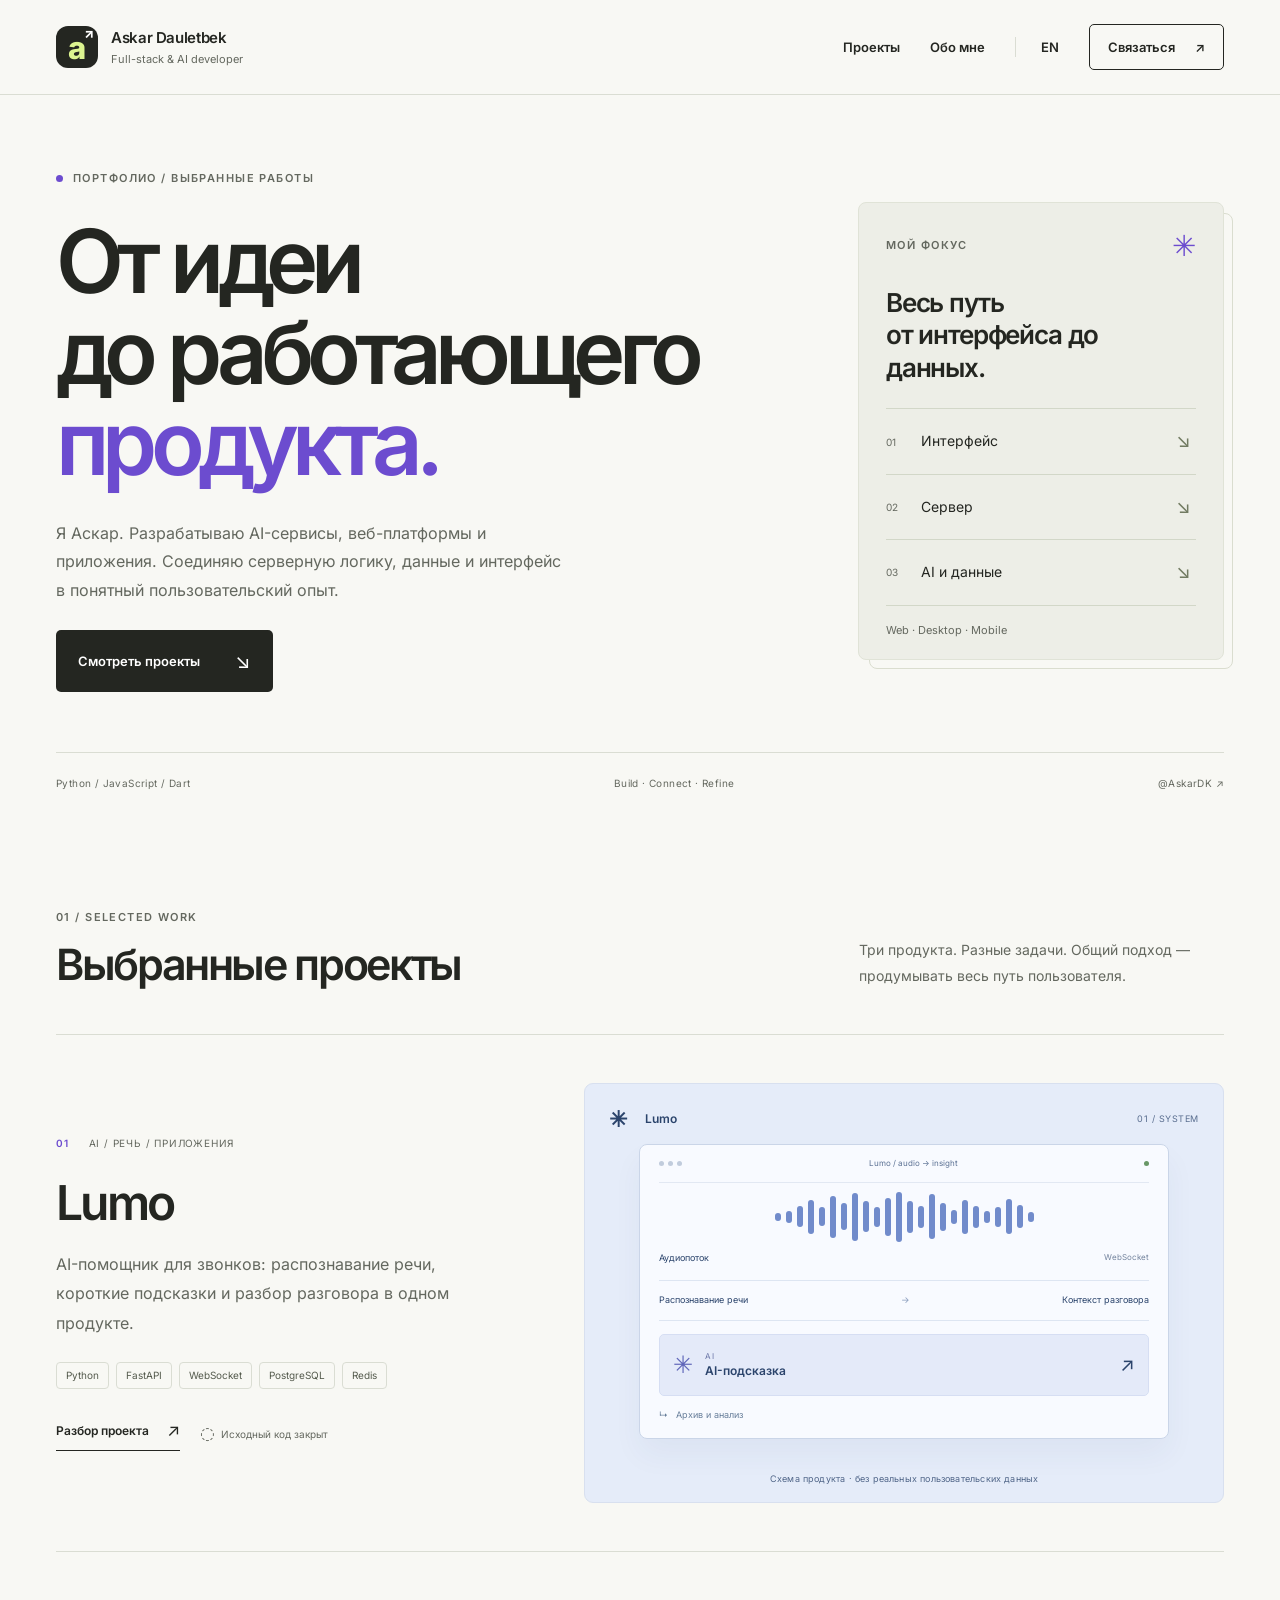
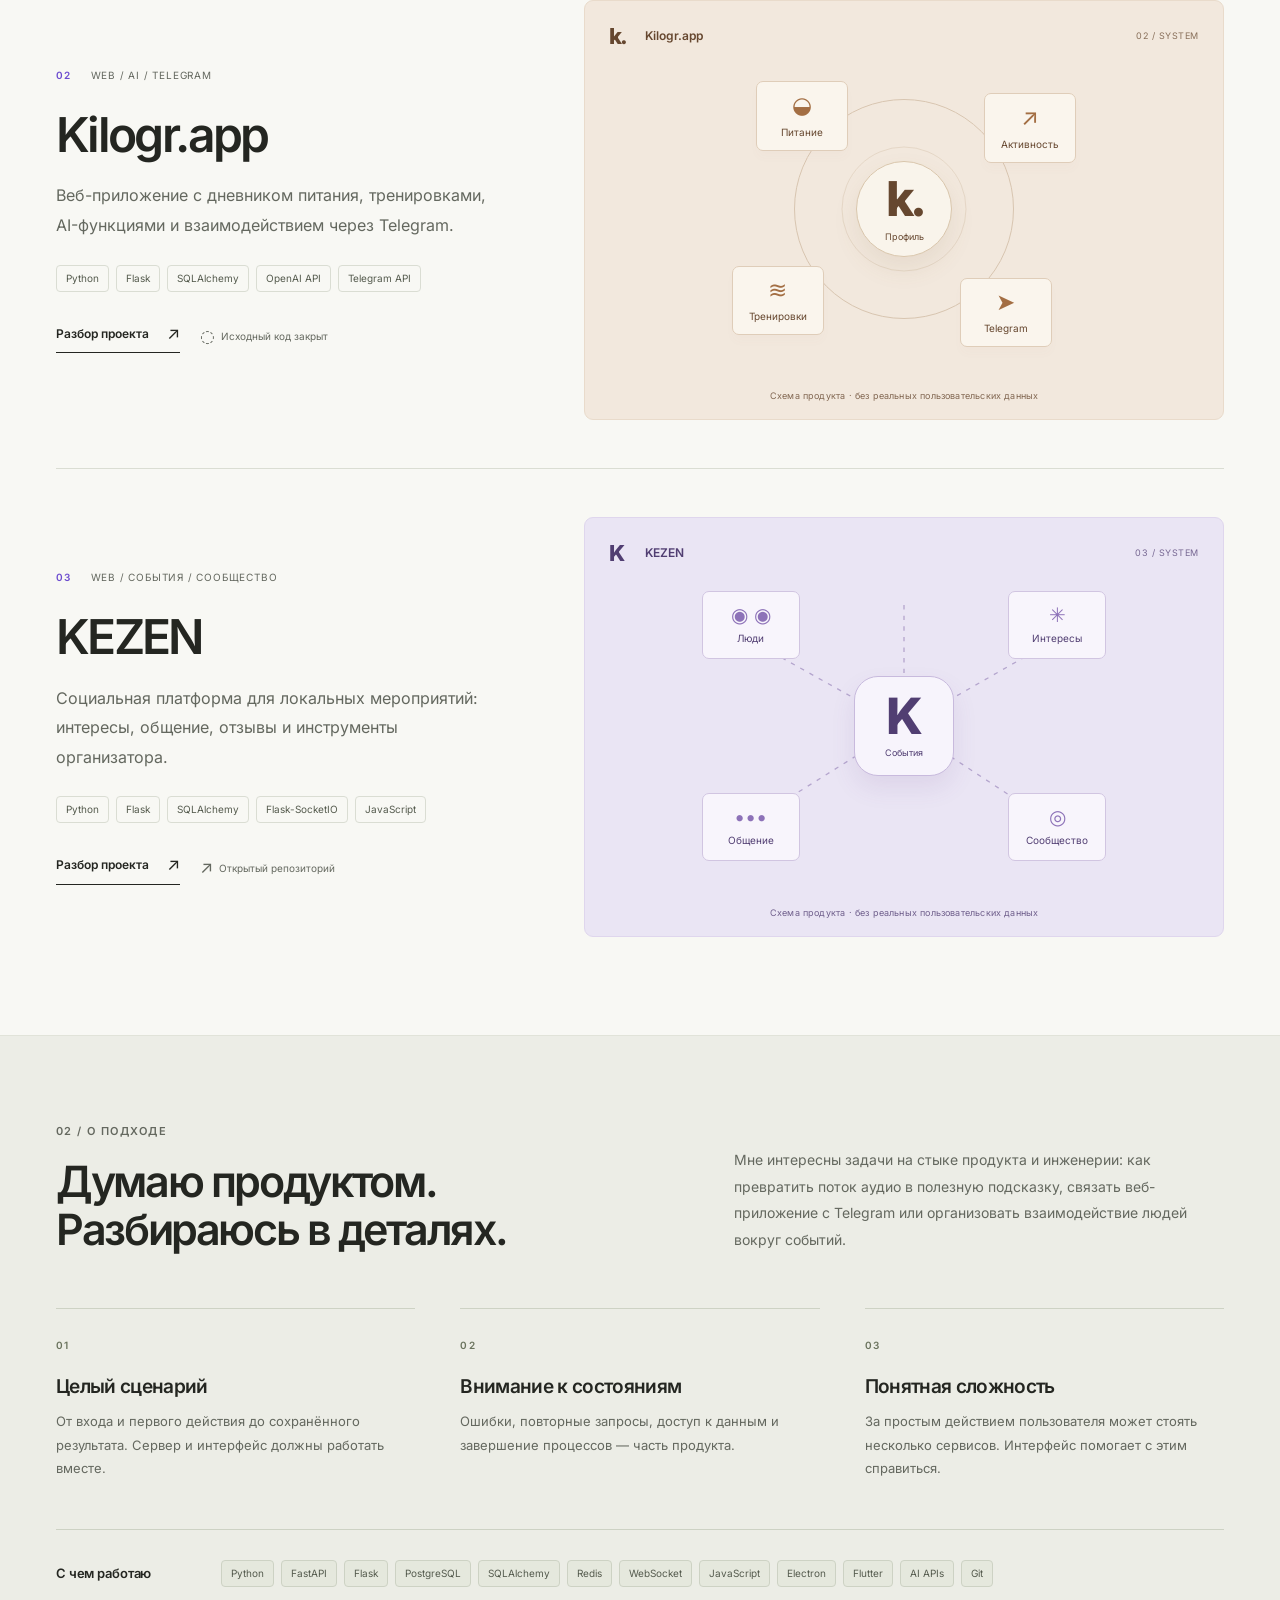
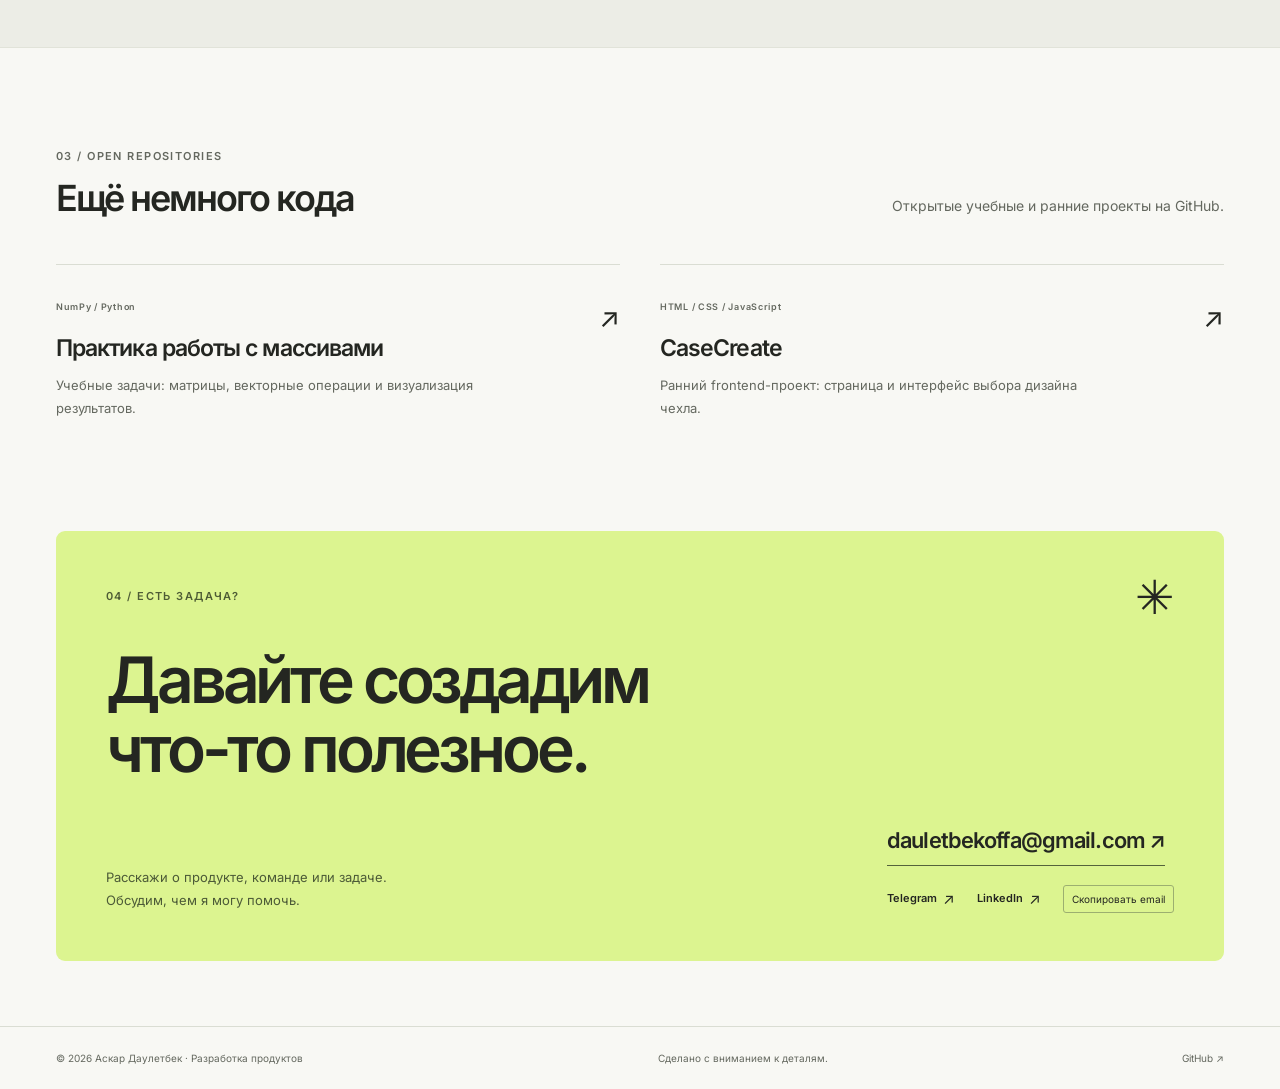
<file: docs/index.html>
<!doctype html>
<html lang="ru">
<head>
<meta charset="utf-8"><meta name="viewport" content="width=device-width, initial-scale=1">
<meta name="color-scheme" content="light"><meta name="theme-color" content="#f8f8f4">
<title>Аскар Даулетбек — Full-stack &amp; AI developer</title><meta name="description" content="Я Аскар. Разрабатываю AI-сервисы, веб-платформы и приложения. Соединяю серверную логику, данные и интерфейс в понятный пользовательский опыт.">
<link rel="canonical" href="https://askardk.github.io/"><link rel="alternate" hreflang="en" href="https://askardk.github.io/en/"><link rel="alternate" hreflang="ru" href="https://askardk.github.io/">
<meta property="og:type" content="website"><meta property="og:locale" content="ru_RU"><meta property="og:title" content="Аскар Даулетбек — Full-stack &amp; AI developer"><meta property="og:description" content="Я Аскар. Разрабатываю AI-сервисы, веб-платформы и приложения. Соединяю серверную логику, данные и интерфейс в понятный пользовательский опыт."><meta property="og:url" content="https://askardk.github.io/"><meta property="og:image" content="https://askardk.github.io/assets/social-card.png"><meta name="twitter:card" content="summary_large_image">
<link rel="icon" href="/assets/favicon.svg" type="image/svg+xml"><link rel="stylesheet" href="/assets/style.css"><script src="/assets/app.js" defer></script>
<script type="application/ld+json">{"@context": "https://schema.org", "@type": "Person", "name": "Askar Dauletbek", "url": "https://askardk.github.io", "jobTitle": "Full-stack and AI developer", "sameAs": ["https://github.com/AskarDK", "https://t.me/AskarDK", "https://www.linkedin.com/in/askar-dauletbekoff-68266327a/"]}</script>
</head>
<body>
<a class="skip-link" href="#main">К содержимому</a>
<header class="site-header"><div class="container header-inner">
<a class="brand" href="/" aria-label="Аскар Даулетбек — На главную"><span class="brand-icon" aria-hidden="true">a<span>↗</span></span><span>Askar Dauletbek<span class="brand-role">Full-stack & AI developer</span></span></a>
<button class="menu-toggle" aria-expanded="false" aria-controls="main-nav" data-open-label="Меню" data-close-label="Закрыть меню">Меню <span aria-hidden="true">＋</span></button>
<nav id="main-nav" class="main-nav" aria-label="Основная навигация"><a href="/#projects">Проекты</a><a href="/#about">Обо мне</a><a class="language-switch" href="/en/" lang="en" hreflang="en">EN</a><a class="nav-contact" href="/#contact">Связаться <span aria-hidden="true">↗</span></a></nav>
</div></header>
<main id="main">
<section class="hero container"><div class="hero-heading"><p class="eyebrow"><span class="status-dot"></span>ПОРТФОЛИО / ВЫБРАННЫЕ РАБОТЫ</p><h1>От идеи<br>до работающего<br><em>продукта.</em></h1></div><div class="hero-bottom"><div class="hero-intro"><p>Я Аскар. Разрабатываю AI-сервисы, веб-платформы и приложения. Соединяю серверную логику, данные и интерфейс в понятный пользовательский опыт.</p><a class="button button-dark" href="#projects">Смотреть проекты <span aria-hidden="true">↘</span></a></div><aside class="system-card"><div class="system-card-header"><span class="eyebrow">МОЙ ФОКУС</span><span aria-hidden="true">✳</span></div><h2>Весь путь<br>от интерфейса до данных.</h2><div class="system-step"><span>01</span><strong>Интерфейс</strong><span aria-hidden="true">↘</span></div><div class="system-step"><span>02</span><strong>Сервер</strong><span aria-hidden="true">↘</span></div><div class="system-step"><span>03</span><strong>AI и данные</strong><span aria-hidden="true">↘</span></div><div class="system-note">Web · Desktop · Mobile</div></aside></div><div class="hero-baseline"><span>Python / JavaScript / Dart</span><span>Build · Connect · Refine</span><a href="https://github.com/AskarDK" target="_blank" rel="noopener noreferrer">@AskarDK ↗</a></div></section>
<section class="work-section container" id="projects"><div class="section-heading"><div><p class="eyebrow">01 / SELECTED WORK</p><h2>Выбранные проекты</h2></div><p>Три продукта. Разные задачи. Общий подход — продумывать весь путь пользователя.</p></div><article class="project-row project-lumo"><div class="project-copy"><div class="project-index"><span>01</span><span>AI / РЕЧЬ / ПРИЛОЖЕНИЯ</span></div><h3><a href="/projects/lumo/">Lumo</a></h3><p class="project-description">AI-помощник для звонков: распознавание речи, короткие подсказки и разбор разговора в одном продукте.</p><ul class="tags" aria-label="Technology"><li>Python</li><li>FastAPI</li><li>WebSocket</li><li>PostgreSQL</li><li>Redis</li></ul><div class="project-links"><a class="text-link" href="/projects/lumo/">Разбор проекта <span aria-hidden="true">↗</span></a><span class="access-label"><span aria-hidden="true">◌</span> Исходный код закрыт</span></div></div><a class="art-link" href="/projects/lumo/" aria-label="Разбор проекта: Lumo"><div class="project-art art-lumo" role="img" aria-label="Упрощённая архитектура: Аудиопоток → Распознавание речи → Контекст разговора → AI-подсказка → Архив и анализ"><div class="art-header"><span class="product-mark">✳</span><span>Lumo</span><span class="art-corner">01 / SYSTEM</span></div><div class="audio-window"><div class="window-top"><span class="window-dots"><i></i><i></i><i></i></span><span>Lumo / audio → insight</span><span class="signal-dot"></span></div><div class="waveform" aria-hidden="true"><i style="--h:15%"></i><i style="--h:24%"></i><i style="--h:42%"></i><i style="--h:68%"></i><i style="--h:38%"></i><i style="--h:84%"></i><i style="--h:54%"></i><i style="--h:96%"></i><i style="--h:62%"></i><i style="--h:39%"></i><i style="--h:77%"></i><i style="--h:100%"></i><i style="--h:64%"></i><i style="--h:44%"></i><i style="--h:90%"></i><i style="--h:55%"></i><i style="--h:29%"></i><i style="--h:68%"></i><i style="--h:44%"></i><i style="--h:23%"></i><i style="--h:39%"></i><i style="--h:70%"></i><i style="--h:46%"></i><i style="--h:21%"></i></div><div class="wave-caption">Аудиопоток <span>WebSocket</span></div><div class="pipeline-row"><span>Распознавание речи</span><b>→</b><span>Контекст разговора</span></div><div class="hint-output"><span class="spark" aria-hidden="true">✳</span><div><small>AI</small><strong>AI-подсказка</strong></div><span class="hint-arrow" aria-hidden="true">↗</span></div><div class="archive-output"><span aria-hidden="true">↳</span> Архив и анализ</div></div><div class="art-caption">Схема продукта · без реальных пользовательских данных</div></div></a></article><article class="project-row project-kilogr"><div class="project-copy"><div class="project-index"><span>02</span><span>WEB / AI / TELEGRAM</span></div><h3><a href="/projects/kilogr/">Kilogr.app</a></h3><p class="project-description">Веб-приложение с дневником питания, тренировками, AI-функциями и взаимодействием через Telegram.</p><ul class="tags" aria-label="Technology"><li>Python</li><li>Flask</li><li>SQLAlchemy</li><li>OpenAI API</li><li>Telegram API</li></ul><div class="project-links"><a class="text-link" href="/projects/kilogr/">Разбор проекта <span aria-hidden="true">↗</span></a><span class="access-label"><span aria-hidden="true">◌</span> Исходный код закрыт</span></div></div><a class="art-link" href="/projects/kilogr/" aria-label="Разбор проекта: Kilogr.app"><div class="project-art art-kilogr" role="img" aria-label="Упрощённая архитектура: Профиль → Питание → Активность → Тренировки → Telegram"><div class="art-header"><span class="product-mark">k.</span><span>Kilogr.app</span><span class="art-corner">02 / SYSTEM</span></div><div class="health-orbit"><div class="orbit-ring ring-a"></div><div class="orbit-ring ring-b"></div><div class="orbit-center"><span>k.</span><small>Профиль</small></div><div class="orbit-node food"><span aria-hidden="true">◒</span>Питание</div><div class="orbit-node activity"><span aria-hidden="true">↗</span>Активность</div><div class="orbit-node training"><span aria-hidden="true">≋</span>Тренировки</div><div class="orbit-node telegram"><span aria-hidden="true">➤</span>Telegram</div></div><div class="art-caption">Схема продукта · без реальных пользовательских данных</div></div></a></article><article class="project-row project-kezen"><div class="project-copy"><div class="project-index"><span>03</span><span>WEB / СОБЫТИЯ / СООБЩЕСТВО</span></div><h3><a href="/projects/kezen/">KEZEN</a></h3><p class="project-description">Социальная платформа для локальных мероприятий: интересы, общение, отзывы и инструменты организатора.</p><ul class="tags" aria-label="Technology"><li>Python</li><li>Flask</li><li>SQLAlchemy</li><li>Flask-SocketIO</li><li>JavaScript</li></ul><div class="project-links"><a class="text-link" href="/projects/kezen/">Разбор проекта <span aria-hidden="true">↗</span></a><span class="access-label"><span aria-hidden="true">↗</span> Открытый репозиторий</span></div></div><a class="art-link" href="/projects/kezen/" aria-label="Разбор проекта: KEZEN"><div class="project-art art-kezen" role="img" aria-label="Упрощённая архитектура: Люди → Интересы → События → Общение → Сообщество"><div class="art-header"><span class="product-mark">K</span><span>KEZEN</span><span class="art-corner">03 / SYSTEM</span></div><div class="community-map"><svg class="map-lines" viewBox="0 0 500 340" fill="none" aria-hidden="true"><path d="M80 75L250 170L425 70M90 270L250 170L410 275M250 170L250 30" stroke="currentColor" stroke-width="1.5" stroke-dasharray="5 7"/></svg><div class="event-core"><span>K</span><small>События</small></div><div class="map-node people"><span aria-hidden="true">◉ ◉</span>Люди</div><div class="map-node interests"><span aria-hidden="true">✳</span>Интересы</div><div class="map-node conversation"><span aria-hidden="true">•••</span>Общение</div><div class="map-node community"><span aria-hidden="true">◎</span>Сообщество</div></div><div class="art-caption">Схема продукта · без реальных пользовательских данных</div></div></a></article></section>
<section class="about-section" id="about"><div class="container"><div class="about-heading"><div><p class="eyebrow">02 / О ПОДХОДЕ</p><h2>Думаю продуктом.<br>Разбираюсь в деталях.</h2></div><p>Мне интересны задачи на стыке продукта и инженерии: как превратить поток аудио в полезную подсказку, связать веб-приложение с Telegram или организовать взаимодействие людей вокруг событий.</p></div><div class="principles"><article class="principle"><span class="mono">01</span><h3>Целый сценарий</h3><p>От входа и первого действия до сохранённого результата. Сервер и интерфейс должны работать вместе.</p></article><article class="principle"><span class="mono">02</span><h3>Внимание к состояниям</h3><p>Ошибки, повторные запросы, доступ к данным и завершение процессов — часть продукта.</p></article><article class="principle"><span class="mono">03</span><h3>Понятная сложность</h3><p>За простым действием пользователя может стоять несколько сервисов. Интерфейс помогает с этим справиться.</p></article></div><div class="toolbox"><h3>С чем работаю</h3><ul class="tags" aria-label="Technology"><li>Python</li><li>FastAPI</li><li>Flask</li><li>PostgreSQL</li><li>SQLAlchemy</li><li>Redis</li><li>WebSocket</li><li>JavaScript</li><li>Electron</li><li>Flutter</li><li>AI APIs</li><li>Git</li></ul></div></div></section>
<section class="explorations container"><div class="section-heading"><div><p class="eyebrow">03 / OPEN REPOSITORIES</p><h2>Ещё немного кода</h2></div><p>Открытые учебные и ранние проекты на GitHub.</p></div><div class="labs"><a class="lab" href="https://github.com/AskarDK/neural-network-Askar-Dauletbek" target="_blank" rel="noopener noreferrer"><div><span class="eyebrow">NumPy / Python</span><h3>Практика работы с массивами</h3><p>Учебные задачи: матрицы, векторные операции и визуализация результатов.</p></div><span class="lab-arrow" aria-hidden="true">↗</span></a><a class="lab" href="https://github.com/AskarDK/CaseCreate" target="_blank" rel="noopener noreferrer"><div><span class="eyebrow">HTML / CSS / JavaScript</span><h3>CaseCreate</h3><p>Ранний frontend-проект: страница и интерфейс выбора дизайна чехла.</p></div><span class="lab-arrow" aria-hidden="true">↗</span></a></div></section>
<section class="contact-section container" id="contact"><div class="contact-top"><p class="eyebrow">04 / ЕСТЬ ЗАДАЧА?</p><span class="contact-star" aria-hidden="true">✳</span></div><h2>Давайте создадим<br>что-то полезное.</h2><div class="contact-bottom"><p>Расскажи о продукте, команде или задаче. Обсудим, чем я могу помочь.</p><div class="contact-actions"><a class="email-link" href="mailto:dauletbekoffa@gmail.com">dauletbekoffa@gmail.com ↗</a><div class="social-links"><a class="text-link" href="https://t.me/AskarDK" target="_blank" rel="noopener noreferrer">Telegram <span aria-hidden="true">↗</span></a><a class="text-link" href="https://www.linkedin.com/in/askar-dauletbekoff-68266327a/" target="_blank" rel="noopener noreferrer">LinkedIn <span aria-hidden="true">↗</span></a><button class="copy-email" data-email="dauletbekoffa@gmail.com" data-success="Email скопирован" data-failure="Скопируй адрес: ">Скопировать email</button></div></div></div></section></main>
<footer class="site-footer"><div class="container footer-inner"><span>© 2026 Аскар Даулетбек · Разработка продуктов</span><span>Сделано с вниманием к деталям.</span><a href="https://github.com/AskarDK" target="_blank" rel="noopener noreferrer">GitHub ↗</a></div></footer>
<div class="toast" role="status" aria-live="polite"></div>
</body></html>
</file>
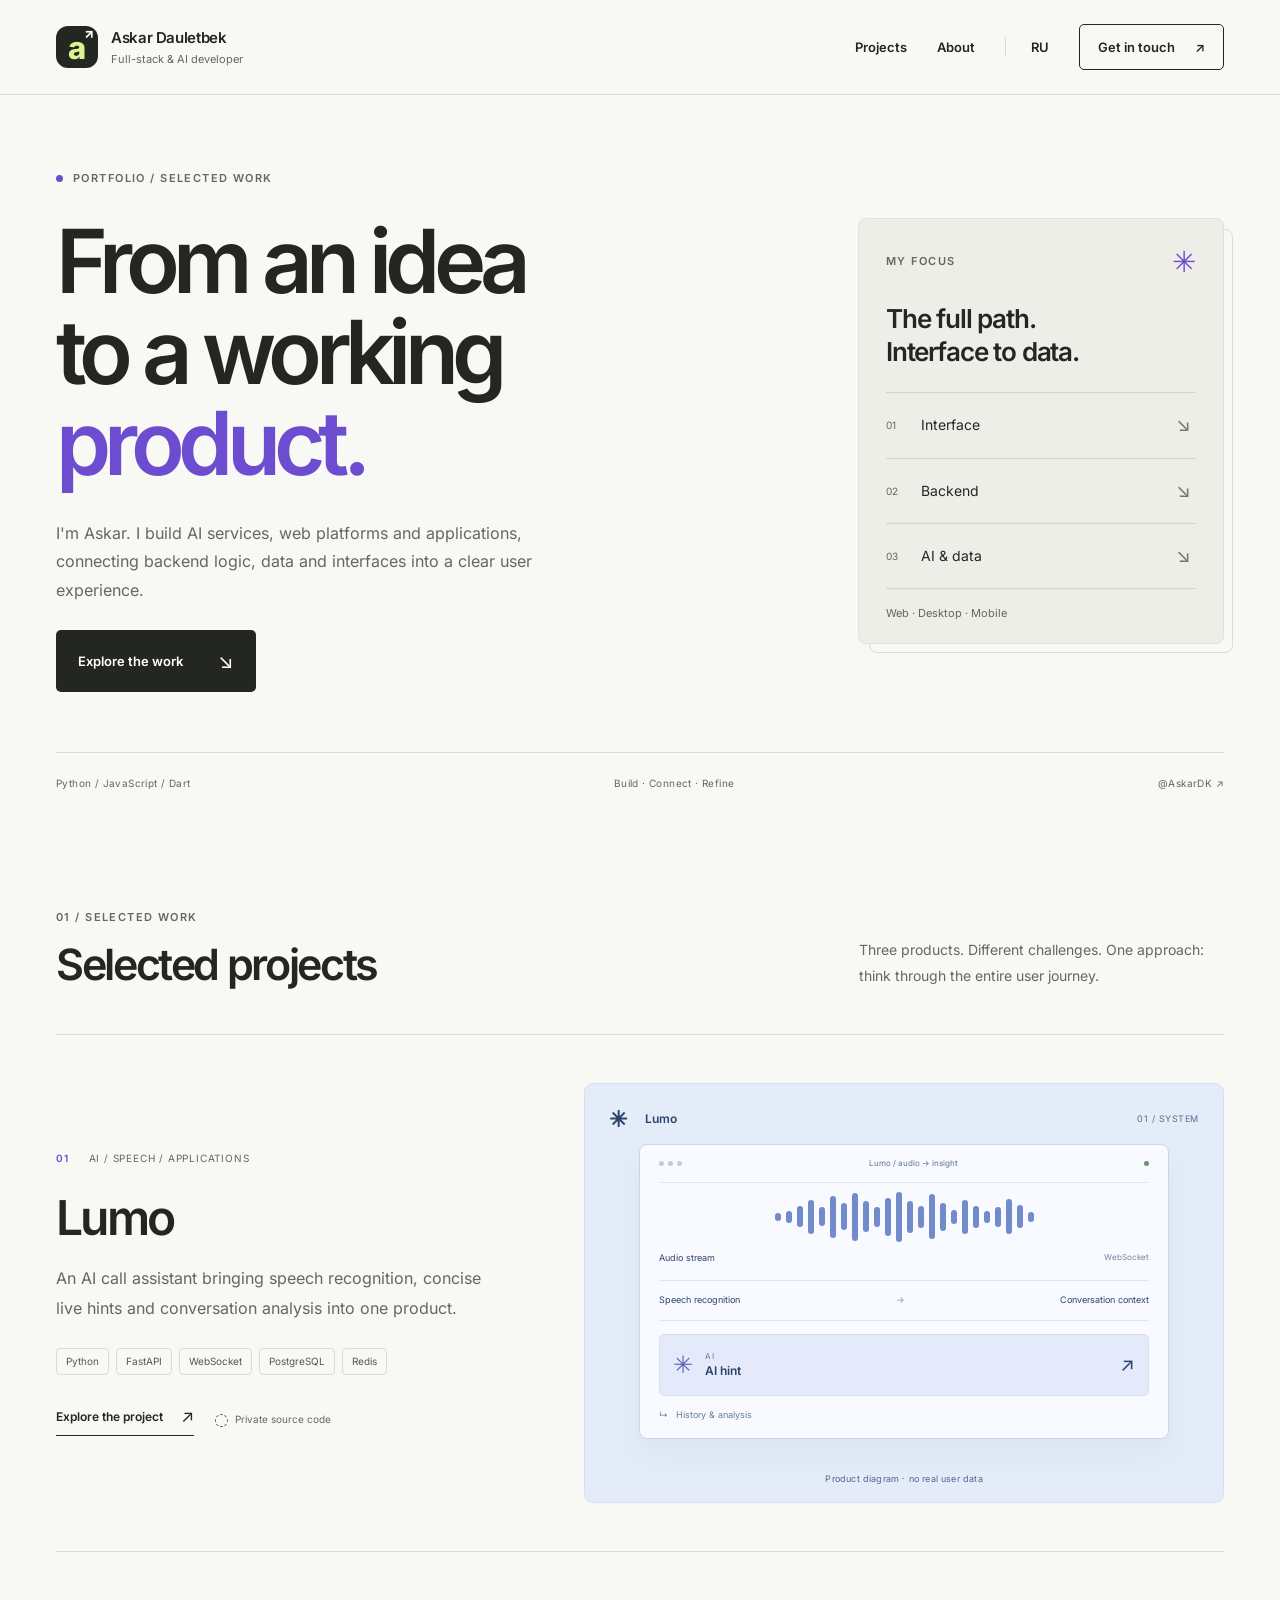
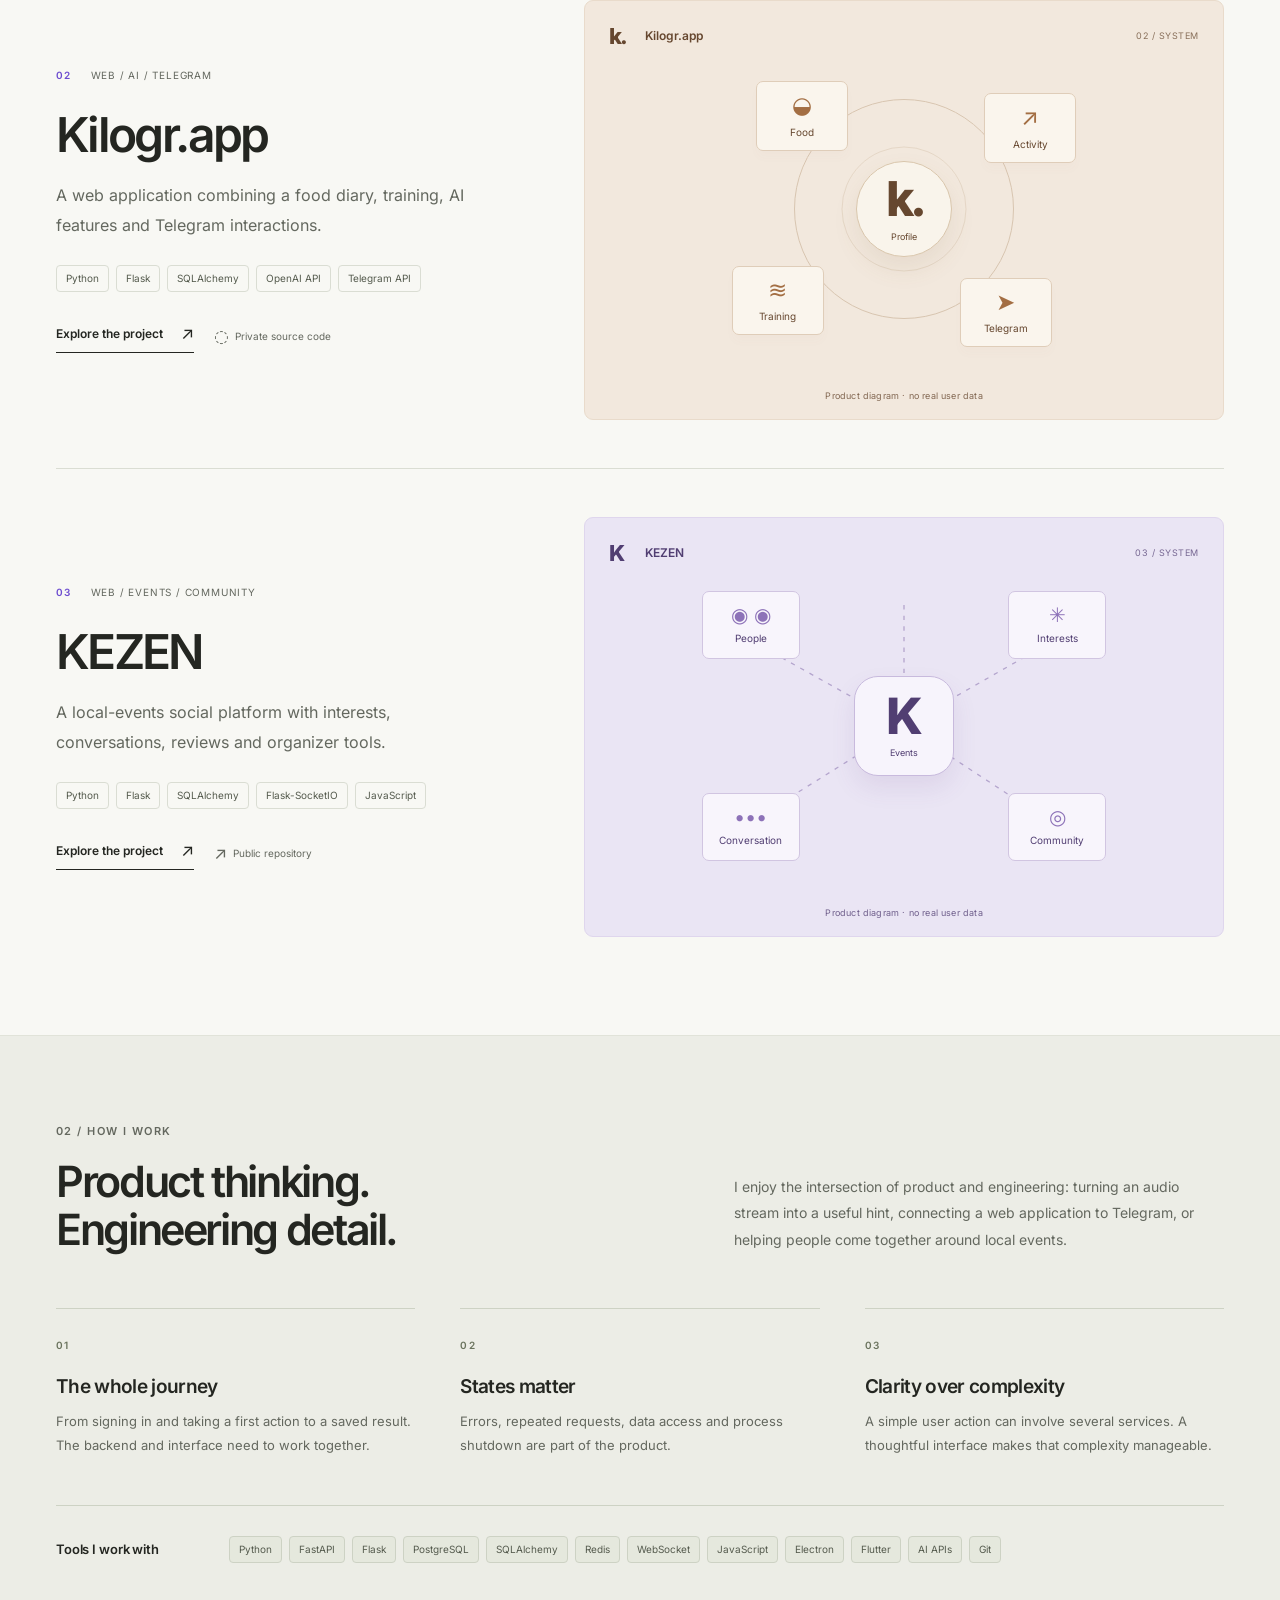
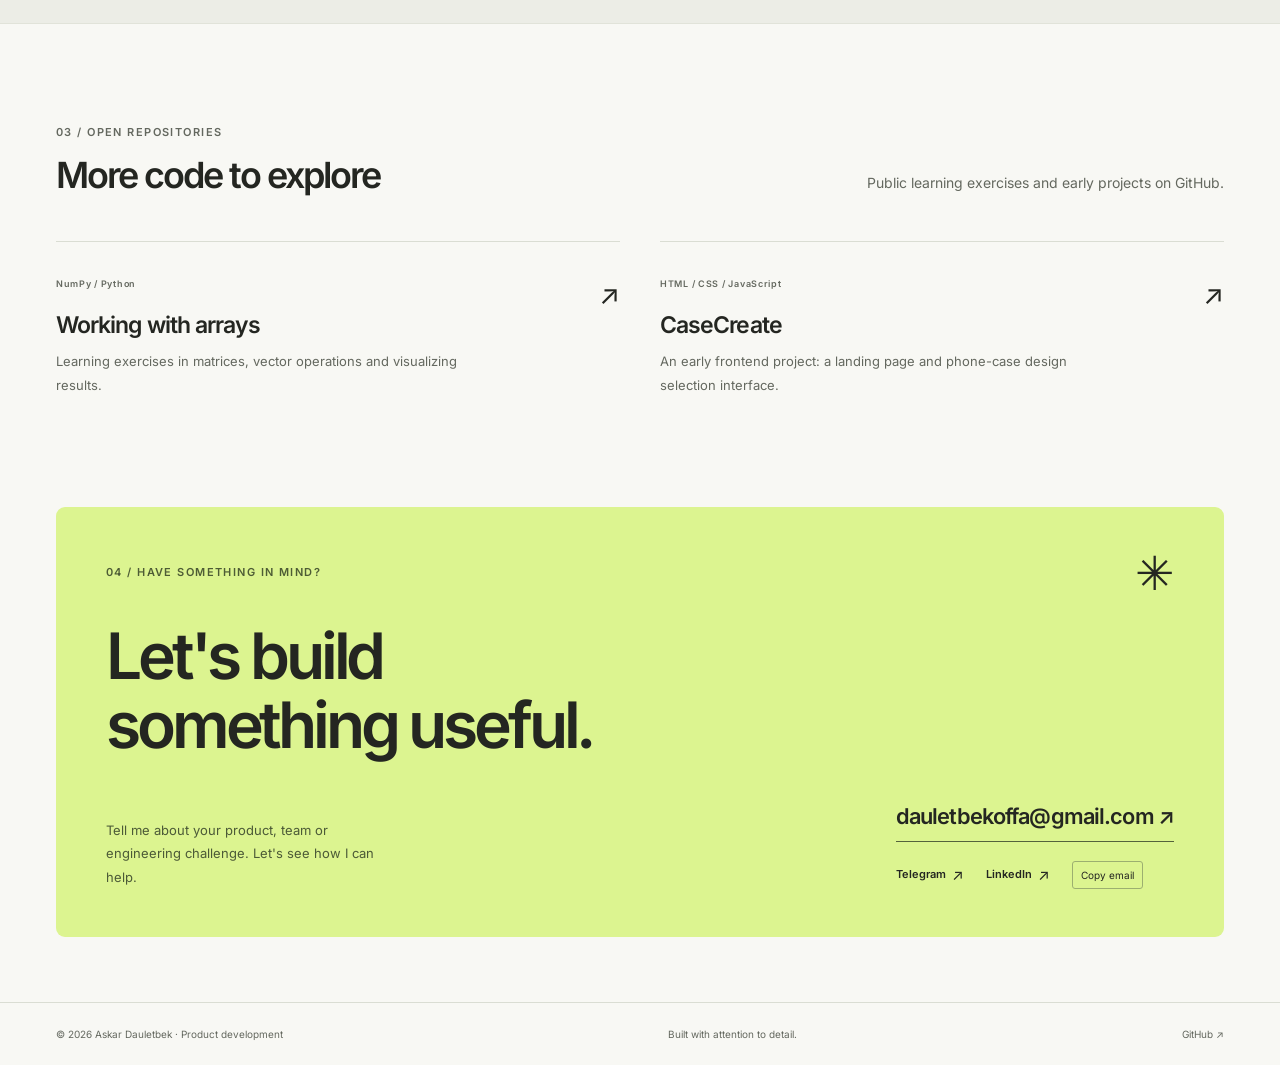
<file: docs/en/index.html>
<!doctype html>
<html lang="en">
<head>
<meta charset="utf-8"><meta name="viewport" content="width=device-width, initial-scale=1">
<meta name="color-scheme" content="light"><meta name="theme-color" content="#f8f8f4">
<title>Askar Dauletbek — Full-stack &amp; AI developer</title><meta name="description" content="I&#x27;m Askar. I build AI services, web platforms and applications, connecting backend logic, data and interfaces into a clear user experience.">
<link rel="canonical" href="https://askardk.github.io/en/"><link rel="alternate" hreflang="ru" href="https://askardk.github.io/"><link rel="alternate" hreflang="en" href="https://askardk.github.io/en/">
<meta property="og:type" content="website"><meta property="og:locale" content="en_US"><meta property="og:title" content="Askar Dauletbek — Full-stack &amp; AI developer"><meta property="og:description" content="I&#x27;m Askar. I build AI services, web platforms and applications, connecting backend logic, data and interfaces into a clear user experience."><meta property="og:url" content="https://askardk.github.io/en/"><meta property="og:image" content="https://askardk.github.io/assets/social-card.png"><meta name="twitter:card" content="summary_large_image">
<link rel="icon" href="/assets/favicon.svg" type="image/svg+xml"><link rel="stylesheet" href="/assets/style.css"><script src="/assets/app.js" defer></script>
<script type="application/ld+json">{"@context": "https://schema.org", "@type": "Person", "name": "Askar Dauletbek", "url": "https://askardk.github.io", "jobTitle": "Full-stack and AI developer", "sameAs": ["https://github.com/AskarDK", "https://t.me/AskarDK", "https://www.linkedin.com/in/askar-dauletbekoff-68266327a/"]}</script>
</head>
<body>
<a class="skip-link" href="#main">Skip to content</a>
<header class="site-header"><div class="container header-inner">
<a class="brand" href="/en/" aria-label="Askar Dauletbek — Back to home"><span class="brand-icon" aria-hidden="true">a<span>↗</span></span><span>Askar Dauletbek<span class="brand-role">Full-stack & AI developer</span></span></a>
<button class="menu-toggle" aria-expanded="false" aria-controls="main-nav" data-open-label="Menu" data-close-label="Close menu">Menu <span aria-hidden="true">＋</span></button>
<nav id="main-nav" class="main-nav" aria-label="Main navigation"><a href="/en/#projects">Projects</a><a href="/en/#about">About</a><a class="language-switch" href="/" lang="ru" hreflang="ru">RU</a><a class="nav-contact" href="/en/#contact">Get in touch <span aria-hidden="true">↗</span></a></nav>
</div></header>
<main id="main">
<section class="hero container"><div class="hero-heading"><p class="eyebrow"><span class="status-dot"></span>PORTFOLIO / SELECTED WORK</p><h1>From an idea<br>to a working<br><em>product.</em></h1></div><div class="hero-bottom"><div class="hero-intro"><p>I'm Askar. I build AI services, web platforms and applications, connecting backend logic, data and interfaces into a clear user experience.</p><a class="button button-dark" href="#projects">Explore the work <span aria-hidden="true">↘</span></a></div><aside class="system-card"><div class="system-card-header"><span class="eyebrow">MY FOCUS</span><span aria-hidden="true">✳</span></div><h2>The full path.<br>Interface to data.</h2><div class="system-step"><span>01</span><strong>Interface</strong><span aria-hidden="true">↘</span></div><div class="system-step"><span>02</span><strong>Backend</strong><span aria-hidden="true">↘</span></div><div class="system-step"><span>03</span><strong>AI &amp; data</strong><span aria-hidden="true">↘</span></div><div class="system-note">Web · Desktop · Mobile</div></aside></div><div class="hero-baseline"><span>Python / JavaScript / Dart</span><span>Build · Connect · Refine</span><a href="https://github.com/AskarDK" target="_blank" rel="noopener noreferrer">@AskarDK ↗</a></div></section>
<section class="work-section container" id="projects"><div class="section-heading"><div><p class="eyebrow">01 / SELECTED WORK</p><h2>Selected projects</h2></div><p>Three products. Different challenges. One approach: think through the entire user journey.</p></div><article class="project-row project-lumo"><div class="project-copy"><div class="project-index"><span>01</span><span>AI / SPEECH / APPLICATIONS</span></div><h3><a href="/en/projects/lumo/">Lumo</a></h3><p class="project-description">An AI call assistant bringing speech recognition, concise live hints and conversation analysis into one product.</p><ul class="tags" aria-label="Technology"><li>Python</li><li>FastAPI</li><li>WebSocket</li><li>PostgreSQL</li><li>Redis</li></ul><div class="project-links"><a class="text-link" href="/en/projects/lumo/">Explore the project <span aria-hidden="true">↗</span></a><span class="access-label"><span aria-hidden="true">◌</span> Private source code</span></div></div><a class="art-link" href="/en/projects/lumo/" aria-label="Explore the project: Lumo"><div class="project-art art-lumo" role="img" aria-label="Simplified architecture: Audio stream → Speech recognition → Conversation context → AI hint → History &amp; analysis"><div class="art-header"><span class="product-mark">✳</span><span>Lumo</span><span class="art-corner">01 / SYSTEM</span></div><div class="audio-window"><div class="window-top"><span class="window-dots"><i></i><i></i><i></i></span><span>Lumo / audio → insight</span><span class="signal-dot"></span></div><div class="waveform" aria-hidden="true"><i style="--h:15%"></i><i style="--h:24%"></i><i style="--h:42%"></i><i style="--h:68%"></i><i style="--h:38%"></i><i style="--h:84%"></i><i style="--h:54%"></i><i style="--h:96%"></i><i style="--h:62%"></i><i style="--h:39%"></i><i style="--h:77%"></i><i style="--h:100%"></i><i style="--h:64%"></i><i style="--h:44%"></i><i style="--h:90%"></i><i style="--h:55%"></i><i style="--h:29%"></i><i style="--h:68%"></i><i style="--h:44%"></i><i style="--h:23%"></i><i style="--h:39%"></i><i style="--h:70%"></i><i style="--h:46%"></i><i style="--h:21%"></i></div><div class="wave-caption">Audio stream <span>WebSocket</span></div><div class="pipeline-row"><span>Speech recognition</span><b>→</b><span>Conversation context</span></div><div class="hint-output"><span class="spark" aria-hidden="true">✳</span><div><small>AI</small><strong>AI hint</strong></div><span class="hint-arrow" aria-hidden="true">↗</span></div><div class="archive-output"><span aria-hidden="true">↳</span> History &amp; analysis</div></div><div class="art-caption">Product diagram · no real user data</div></div></a></article><article class="project-row project-kilogr"><div class="project-copy"><div class="project-index"><span>02</span><span>WEB / AI / TELEGRAM</span></div><h3><a href="/en/projects/kilogr/">Kilogr.app</a></h3><p class="project-description">A web application combining a food diary, training, AI features and Telegram interactions.</p><ul class="tags" aria-label="Technology"><li>Python</li><li>Flask</li><li>SQLAlchemy</li><li>OpenAI API</li><li>Telegram API</li></ul><div class="project-links"><a class="text-link" href="/en/projects/kilogr/">Explore the project <span aria-hidden="true">↗</span></a><span class="access-label"><span aria-hidden="true">◌</span> Private source code</span></div></div><a class="art-link" href="/en/projects/kilogr/" aria-label="Explore the project: Kilogr.app"><div class="project-art art-kilogr" role="img" aria-label="Simplified architecture: Profile → Food → Activity → Training → Telegram"><div class="art-header"><span class="product-mark">k.</span><span>Kilogr.app</span><span class="art-corner">02 / SYSTEM</span></div><div class="health-orbit"><div class="orbit-ring ring-a"></div><div class="orbit-ring ring-b"></div><div class="orbit-center"><span>k.</span><small>Profile</small></div><div class="orbit-node food"><span aria-hidden="true">◒</span>Food</div><div class="orbit-node activity"><span aria-hidden="true">↗</span>Activity</div><div class="orbit-node training"><span aria-hidden="true">≋</span>Training</div><div class="orbit-node telegram"><span aria-hidden="true">➤</span>Telegram</div></div><div class="art-caption">Product diagram · no real user data</div></div></a></article><article class="project-row project-kezen"><div class="project-copy"><div class="project-index"><span>03</span><span>WEB / EVENTS / COMMUNITY</span></div><h3><a href="/en/projects/kezen/">KEZEN</a></h3><p class="project-description">A local-events social platform with interests, conversations, reviews and organizer tools.</p><ul class="tags" aria-label="Technology"><li>Python</li><li>Flask</li><li>SQLAlchemy</li><li>Flask-SocketIO</li><li>JavaScript</li></ul><div class="project-links"><a class="text-link" href="/en/projects/kezen/">Explore the project <span aria-hidden="true">↗</span></a><span class="access-label"><span aria-hidden="true">↗</span> Public repository</span></div></div><a class="art-link" href="/en/projects/kezen/" aria-label="Explore the project: KEZEN"><div class="project-art art-kezen" role="img" aria-label="Simplified architecture: People → Interests → Events → Conversation → Community"><div class="art-header"><span class="product-mark">K</span><span>KEZEN</span><span class="art-corner">03 / SYSTEM</span></div><div class="community-map"><svg class="map-lines" viewBox="0 0 500 340" fill="none" aria-hidden="true"><path d="M80 75L250 170L425 70M90 270L250 170L410 275M250 170L250 30" stroke="currentColor" stroke-width="1.5" stroke-dasharray="5 7"/></svg><div class="event-core"><span>K</span><small>Events</small></div><div class="map-node people"><span aria-hidden="true">◉ ◉</span>People</div><div class="map-node interests"><span aria-hidden="true">✳</span>Interests</div><div class="map-node conversation"><span aria-hidden="true">•••</span>Conversation</div><div class="map-node community"><span aria-hidden="true">◎</span>Community</div></div><div class="art-caption">Product diagram · no real user data</div></div></a></article></section>
<section class="about-section" id="about"><div class="container"><div class="about-heading"><div><p class="eyebrow">02 / HOW I WORK</p><h2>Product thinking.<br>Engineering detail.</h2></div><p>I enjoy the intersection of product and engineering: turning an audio stream into a useful hint, connecting a web application to Telegram, or helping people come together around local events.</p></div><div class="principles"><article class="principle"><span class="mono">01</span><h3>The whole journey</h3><p>From signing in and taking a first action to a saved result. The backend and interface need to work together.</p></article><article class="principle"><span class="mono">02</span><h3>States matter</h3><p>Errors, repeated requests, data access and process shutdown are part of the product.</p></article><article class="principle"><span class="mono">03</span><h3>Clarity over complexity</h3><p>A simple user action can involve several services. A thoughtful interface makes that complexity manageable.</p></article></div><div class="toolbox"><h3>Tools I work with</h3><ul class="tags" aria-label="Technology"><li>Python</li><li>FastAPI</li><li>Flask</li><li>PostgreSQL</li><li>SQLAlchemy</li><li>Redis</li><li>WebSocket</li><li>JavaScript</li><li>Electron</li><li>Flutter</li><li>AI APIs</li><li>Git</li></ul></div></div></section>
<section class="explorations container"><div class="section-heading"><div><p class="eyebrow">03 / OPEN REPOSITORIES</p><h2>More code to explore</h2></div><p>Public learning exercises and early projects on GitHub.</p></div><div class="labs"><a class="lab" href="https://github.com/AskarDK/neural-network-Askar-Dauletbek" target="_blank" rel="noopener noreferrer"><div><span class="eyebrow">NumPy / Python</span><h3>Working with arrays</h3><p>Learning exercises in matrices, vector operations and visualizing results.</p></div><span class="lab-arrow" aria-hidden="true">↗</span></a><a class="lab" href="https://github.com/AskarDK/CaseCreate" target="_blank" rel="noopener noreferrer"><div><span class="eyebrow">HTML / CSS / JavaScript</span><h3>CaseCreate</h3><p>An early frontend project: a landing page and phone-case design selection interface.</p></div><span class="lab-arrow" aria-hidden="true">↗</span></a></div></section>
<section class="contact-section container" id="contact"><div class="contact-top"><p class="eyebrow">04 / HAVE SOMETHING IN MIND?</p><span class="contact-star" aria-hidden="true">✳</span></div><h2>Let's build<br>something useful.</h2><div class="contact-bottom"><p>Tell me about your product, team or engineering challenge. Let's see how I can help.</p><div class="contact-actions"><a class="email-link" href="mailto:dauletbekoffa@gmail.com">dauletbekoffa@gmail.com ↗</a><div class="social-links"><a class="text-link" href="https://t.me/AskarDK" target="_blank" rel="noopener noreferrer">Telegram <span aria-hidden="true">↗</span></a><a class="text-link" href="https://www.linkedin.com/in/askar-dauletbekoff-68266327a/" target="_blank" rel="noopener noreferrer">LinkedIn <span aria-hidden="true">↗</span></a><button class="copy-email" data-email="dauletbekoffa@gmail.com" data-success="Email copied" data-failure="Copy this address: ">Copy email</button></div></div></div></section></main>
<footer class="site-footer"><div class="container footer-inner"><span>© 2026 Askar Dauletbek · Product development</span><span>Built with attention to detail.</span><a href="https://github.com/AskarDK" target="_blank" rel="noopener noreferrer">GitHub ↗</a></div></footer>
<div class="toast" role="status" aria-live="polite"></div>
</body></html>
</file>
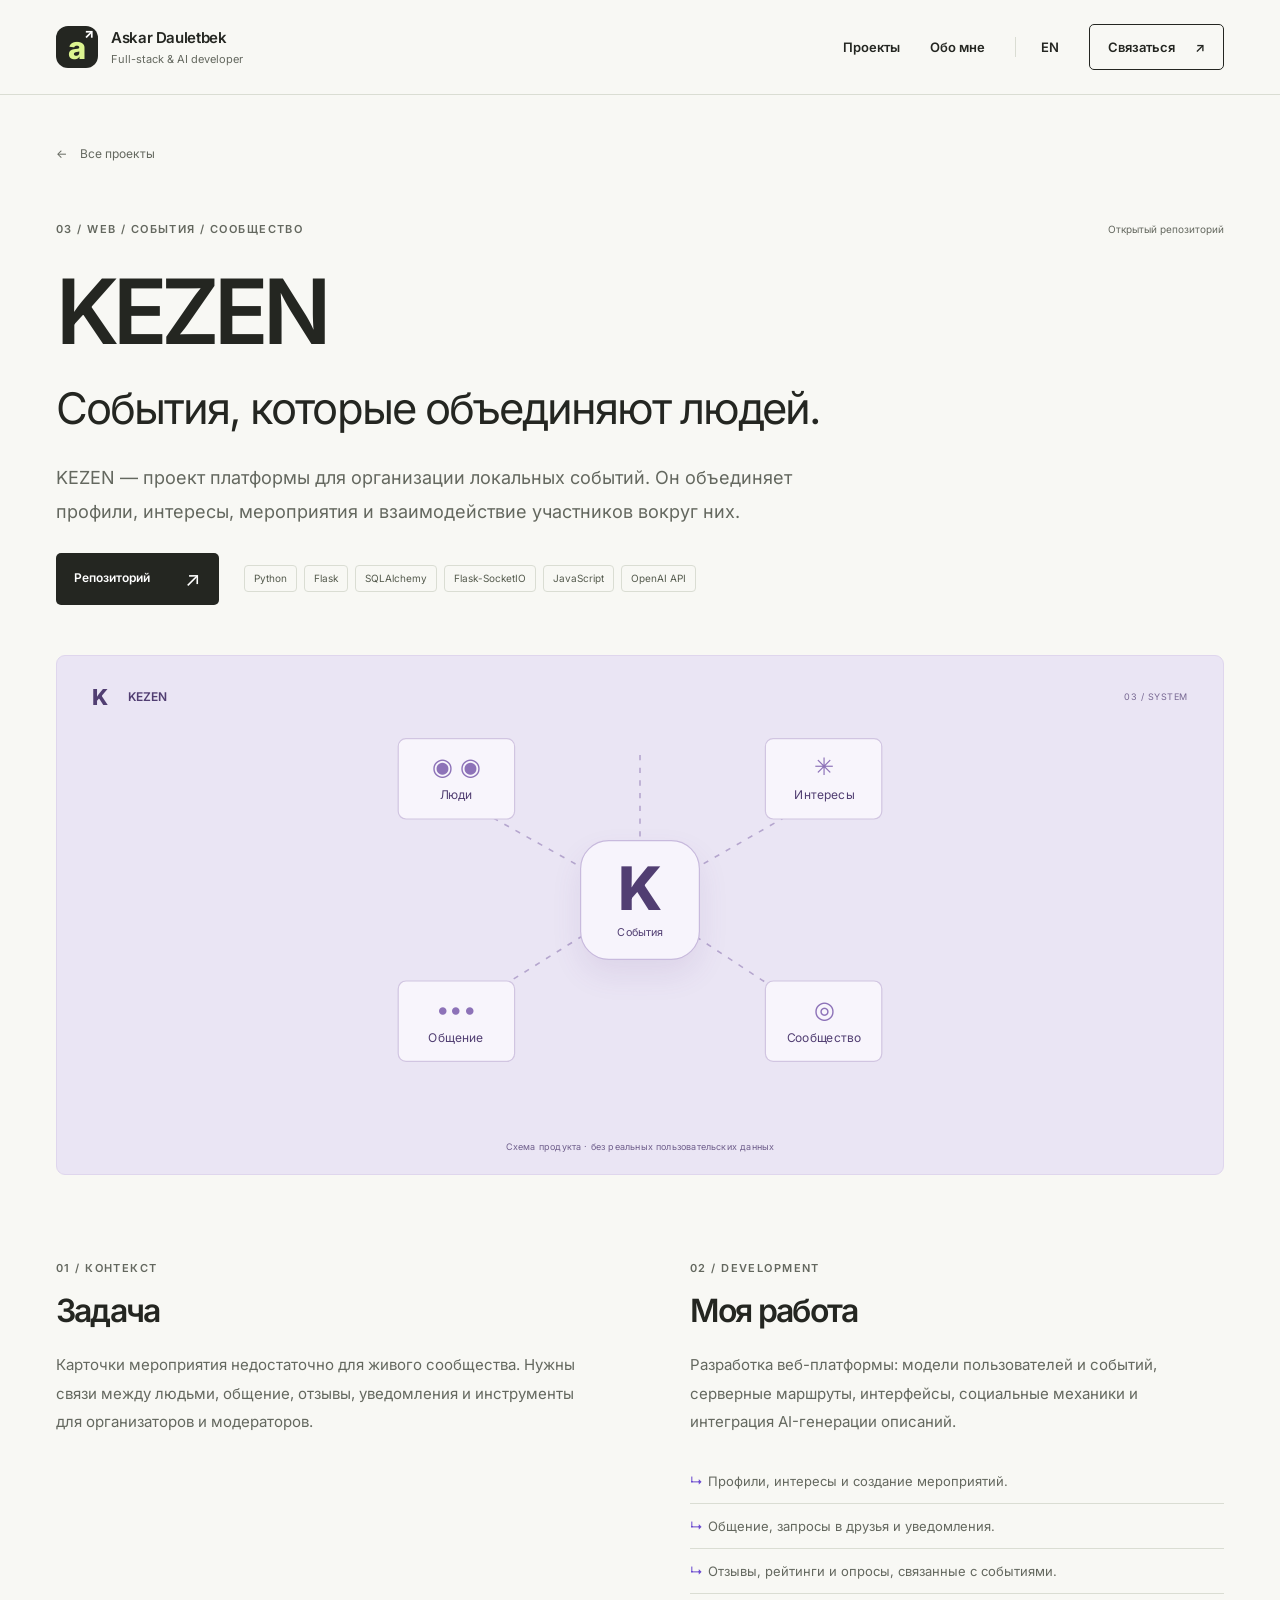
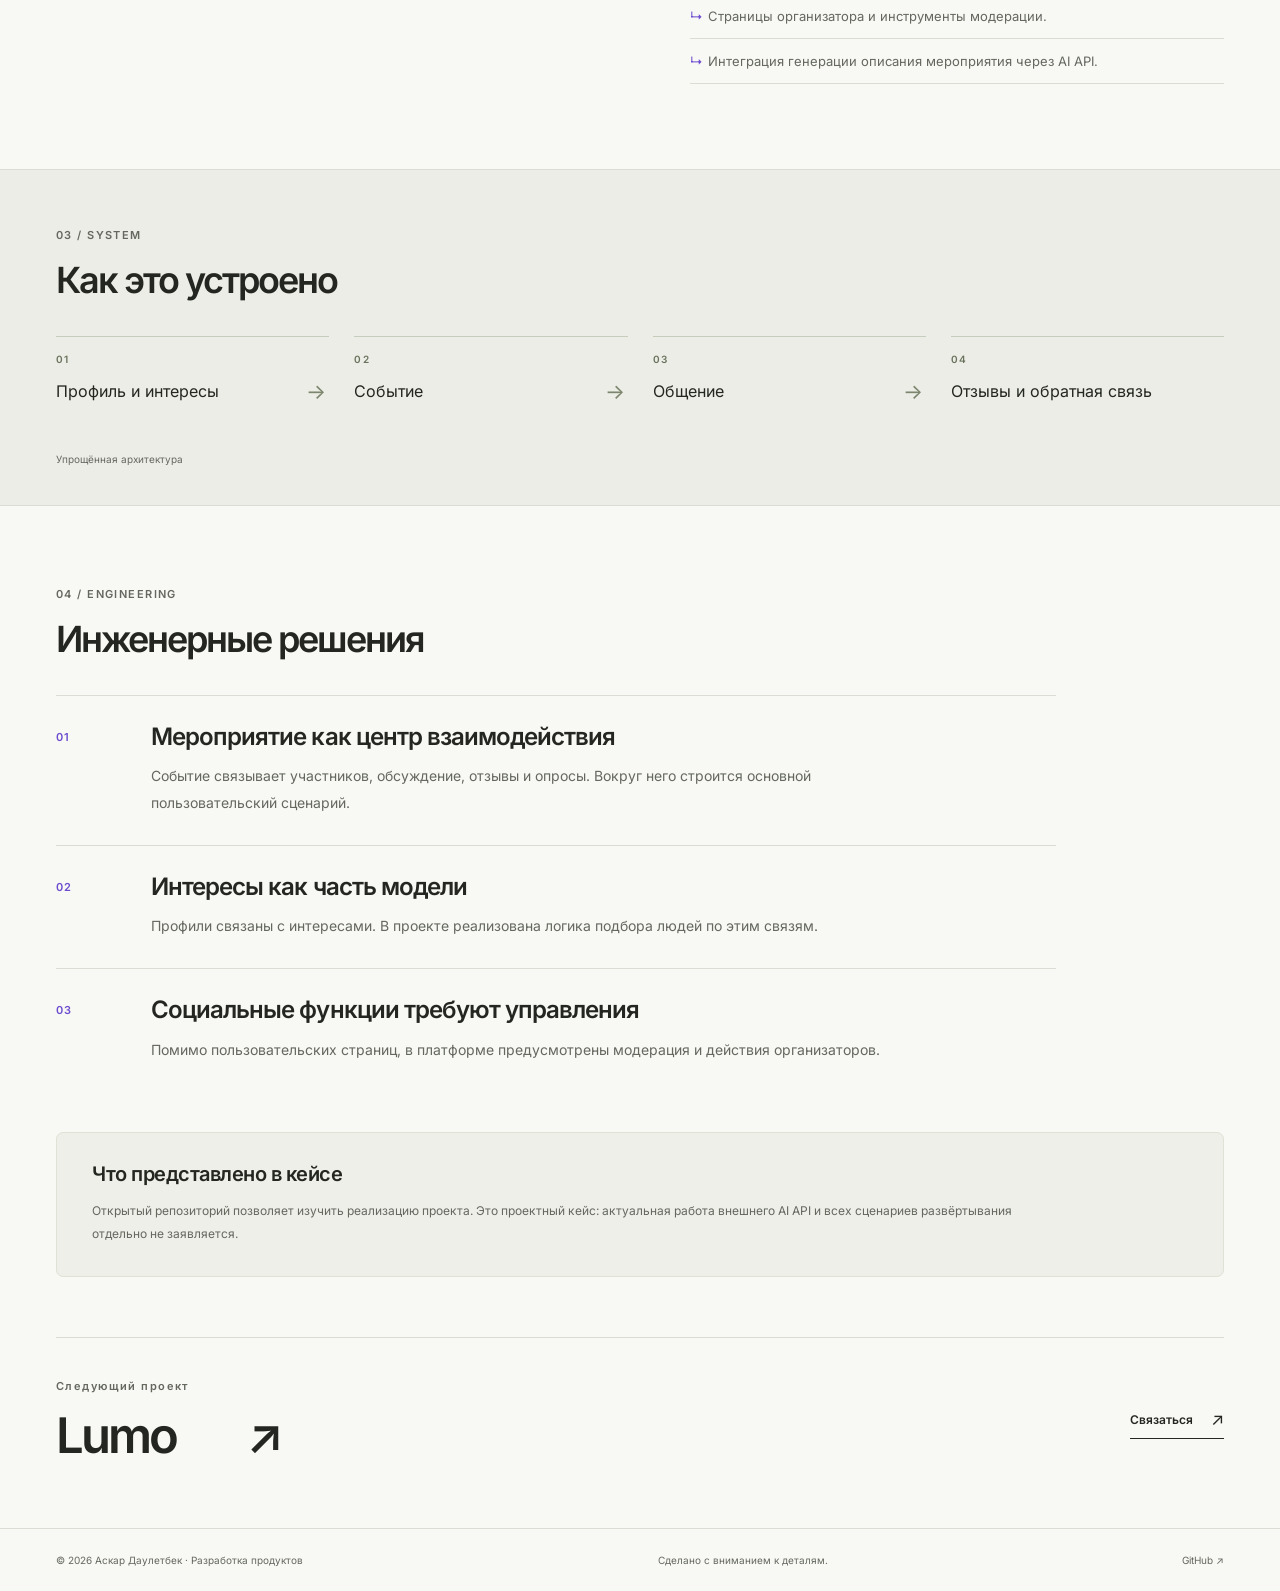
<file: docs/projects/kezen/index.html>
<!doctype html>
<html lang="ru">
<head>
<meta charset="utf-8"><meta name="viewport" content="width=device-width, initial-scale=1">
<meta name="color-scheme" content="light"><meta name="theme-color" content="#f8f8f4">
<title>KEZEN — Аскар Даулетбек</title><meta name="description" content="Социальная платформа для локальных мероприятий: интересы, общение, отзывы и инструменты организатора.">
<link rel="canonical" href="https://askardk.github.io/projects/kezen/"><link rel="alternate" hreflang="en" href="https://askardk.github.io/en/projects/kezen/"><link rel="alternate" hreflang="ru" href="https://askardk.github.io/projects/kezen/">
<meta property="og:type" content="website"><meta property="og:locale" content="ru_RU"><meta property="og:title" content="KEZEN — Аскар Даулетбек"><meta property="og:description" content="Социальная платформа для локальных мероприятий: интересы, общение, отзывы и инструменты организатора."><meta property="og:url" content="https://askardk.github.io/projects/kezen/"><meta property="og:image" content="https://askardk.github.io/assets/social-card.png"><meta name="twitter:card" content="summary_large_image">
<link rel="icon" href="/assets/favicon.svg" type="image/svg+xml"><link rel="stylesheet" href="/assets/style.css"><script src="/assets/app.js" defer></script>
<script type="application/ld+json">{"@context": "https://schema.org", "@type": "Person", "name": "Askar Dauletbek", "url": "https://askardk.github.io", "jobTitle": "Full-stack and AI developer", "sameAs": ["https://github.com/AskarDK", "https://t.me/AskarDK", "https://www.linkedin.com/in/askar-dauletbekoff-68266327a/"]}</script>
</head>
<body class="case-page">
<a class="skip-link" href="#main">К содержимому</a>
<header class="site-header"><div class="container header-inner">
<a class="brand" href="/" aria-label="Аскар Даулетбек — На главную"><span class="brand-icon" aria-hidden="true">a<span>↗</span></span><span>Askar Dauletbek<span class="brand-role">Full-stack & AI developer</span></span></a>
<button class="menu-toggle" aria-expanded="false" aria-controls="main-nav" data-open-label="Меню" data-close-label="Закрыть меню">Меню <span aria-hidden="true">＋</span></button>
<nav id="main-nav" class="main-nav" aria-label="Основная навигация"><a href="/#projects">Проекты</a><a href="/#about">Обо мне</a><a class="language-switch" href="/en/projects/kezen/" lang="en" hreflang="en">EN</a><a class="nav-contact" href="/#contact">Связаться <span aria-hidden="true">↗</span></a></nav>
</div></header>
<main id="main"><section class="case-hero container"><a class="back-link" href="/#projects"><span aria-hidden="true">←</span> Все проекты</a><div class="case-meta"><p class="eyebrow">03 / WEB / СОБЫТИЯ / СООБЩЕСТВО</p><span class="access-label">Открытый репозиторий</span></div><h1>KEZEN<span>События, которые объединяют людей.</span></h1><p class="case-intro">KEZEN — проект платформы для организации локальных событий. Он объединяет профили, интересы, мероприятия и взаимодействие участников вокруг них.</p><div class="case-actions"><a class="button button-dark" href="https://github.com/AskarDK/projectKezen" target="_blank" rel="noopener noreferrer">Репозиторий <span aria-hidden="true">↗</span></a><ul class="tags" aria-label="Technology"><li>Python</li><li>Flask</li><li>SQLAlchemy</li><li>Flask-SocketIO</li><li>JavaScript</li><li>OpenAI API</li></ul></div><div class="project-art art-kezen" role="img" aria-label="Упрощённая архитектура: Люди → Интересы → События → Общение → Сообщество"><div class="art-header"><span class="product-mark">K</span><span>KEZEN</span><span class="art-corner">03 / SYSTEM</span></div><div class="community-map"><svg class="map-lines" viewBox="0 0 500 340" fill="none" aria-hidden="true"><path d="M80 75L250 170L425 70M90 270L250 170L410 275M250 170L250 30" stroke="currentColor" stroke-width="1.5" stroke-dasharray="5 7"/></svg><div class="event-core"><span>K</span><small>События</small></div><div class="map-node people"><span aria-hidden="true">◉ ◉</span>Люди</div><div class="map-node interests"><span aria-hidden="true">✳</span>Интересы</div><div class="map-node conversation"><span aria-hidden="true">•••</span>Общение</div><div class="map-node community"><span aria-hidden="true">◎</span>Сообщество</div></div><div class="art-caption">Схема продукта · без реальных пользовательских данных</div></div></section>
<section class="case-overview container"><div><p class="eyebrow">01 / КОНТЕКСТ</p><h2>Задача</h2><p>Карточки мероприятия недостаточно для живого сообщества. Нужны связи между людьми, общение, отзывы, уведомления и инструменты для организаторов и модераторов.</p></div><div><p class="eyebrow">02 / DEVELOPMENT</p><h2>Моя работа</h2><p>Разработка веб-платформы: модели пользователей и событий, серверные маршруты, интерфейсы, социальные механики и интеграция AI-генерации описаний.</p><ul class="contribution-list"><li>Профили, интересы и создание мероприятий.</li><li>Общение, запросы в друзья и уведомления.</li><li>Отзывы, рейтинги и опросы, связанные с событиями.</li><li>Страницы организатора и инструменты модерации.</li><li>Интеграция генерации описания мероприятия через AI API.</li></ul></div></section>
<section class="case-flow"><div class="container"><p class="eyebrow">03 / SYSTEM</p><h2>Как это устроено</h2><ol class="flow-steps"><li><span class="mono">01</span><strong>Профиль и интересы</strong><span class="flow-arrow" aria-hidden="true">→</span></li><li><span class="mono">02</span><strong>Событие</strong><span class="flow-arrow" aria-hidden="true">→</span></li><li><span class="mono">03</span><strong>Общение</strong><span class="flow-arrow" aria-hidden="true">→</span></li><li><span class="mono">04</span><strong>Отзывы и обратная связь</strong><span class="flow-arrow" aria-hidden="true">→</span></li></ol><p class="diagram-note">Упрощённая архитектура</p></div></section>
<section class="case-decisions container"><p class="eyebrow">04 / ENGINEERING</p><h2>Инженерные решения</h2><article class="decision"><span class="mono">01</span><div><h3>Мероприятие как центр взаимодействия</h3><p>Событие связывает участников, обсуждение, отзывы и опросы. Вокруг него строится основной пользовательский сценарий.</p></div></article><article class="decision"><span class="mono">02</span><div><h3>Интересы как часть модели</h3><p>Профили связаны с интересами. В проекте реализована логика подбора людей по этим связям.</p></div></article><article class="decision"><span class="mono">03</span><div><h3>Социальные функции требуют управления</h3><p>Помимо пользовательских страниц, в платформе предусмотрены модерация и действия организаторов.</p></div></article></section>
<section class="case-scope container"><h2>Что представлено в кейсе</h2><p>Открытый репозиторий позволяет изучить реализацию проекта. Это проектный кейс: актуальная работа внешнего AI API и всех сценариев развёртывания отдельно не заявляется.</p></section>
<section class="next-project container"><div><p class="eyebrow">Следующий проект</p><a href="/projects/lumo/">Lumo <span aria-hidden="true">↗</span></a></div><a class="text-link" href="/#contact">Связаться <span aria-hidden="true">↗</span></a></section></main>
<footer class="site-footer"><div class="container footer-inner"><span>© 2026 Аскар Даулетбек · Разработка продуктов</span><span>Сделано с вниманием к деталям.</span><a href="https://github.com/AskarDK" target="_blank" rel="noopener noreferrer">GitHub ↗</a></div></footer>
<div class="toast" role="status" aria-live="polite"></div>
</body></html>
</file>
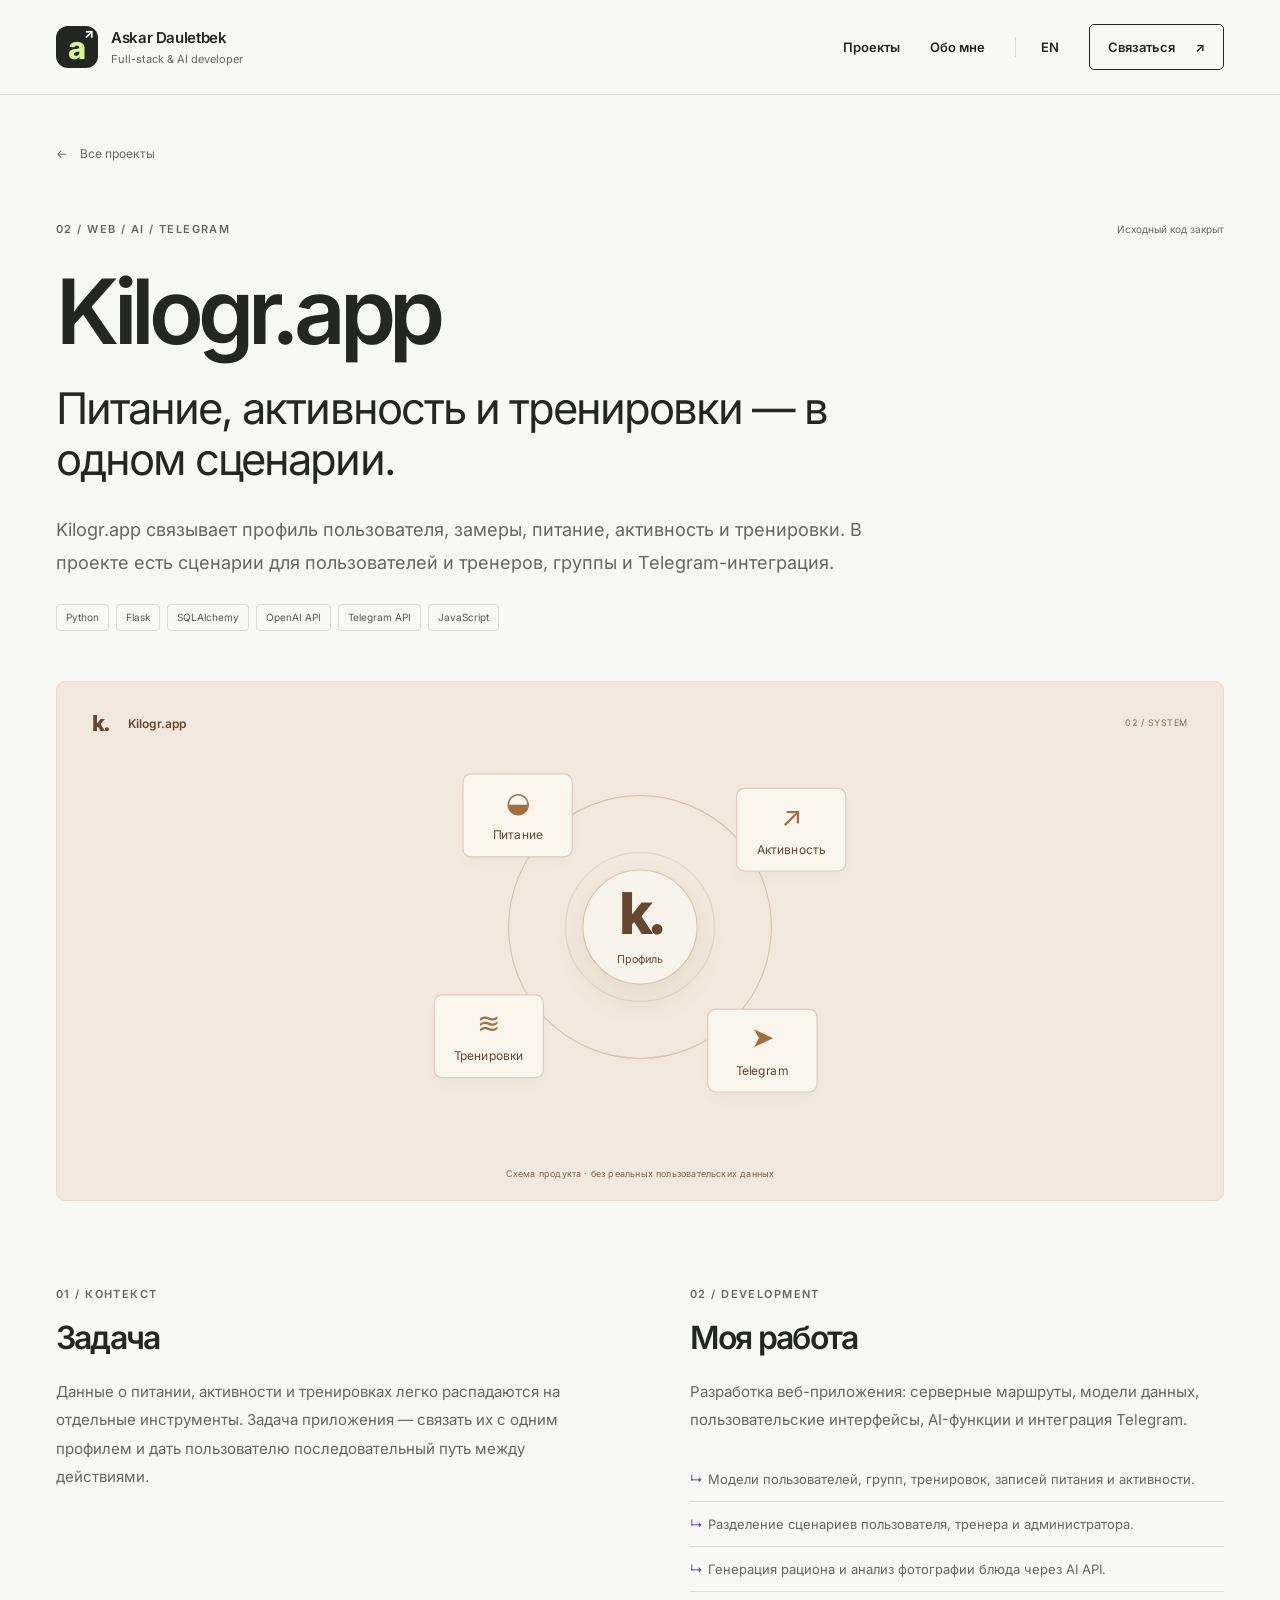
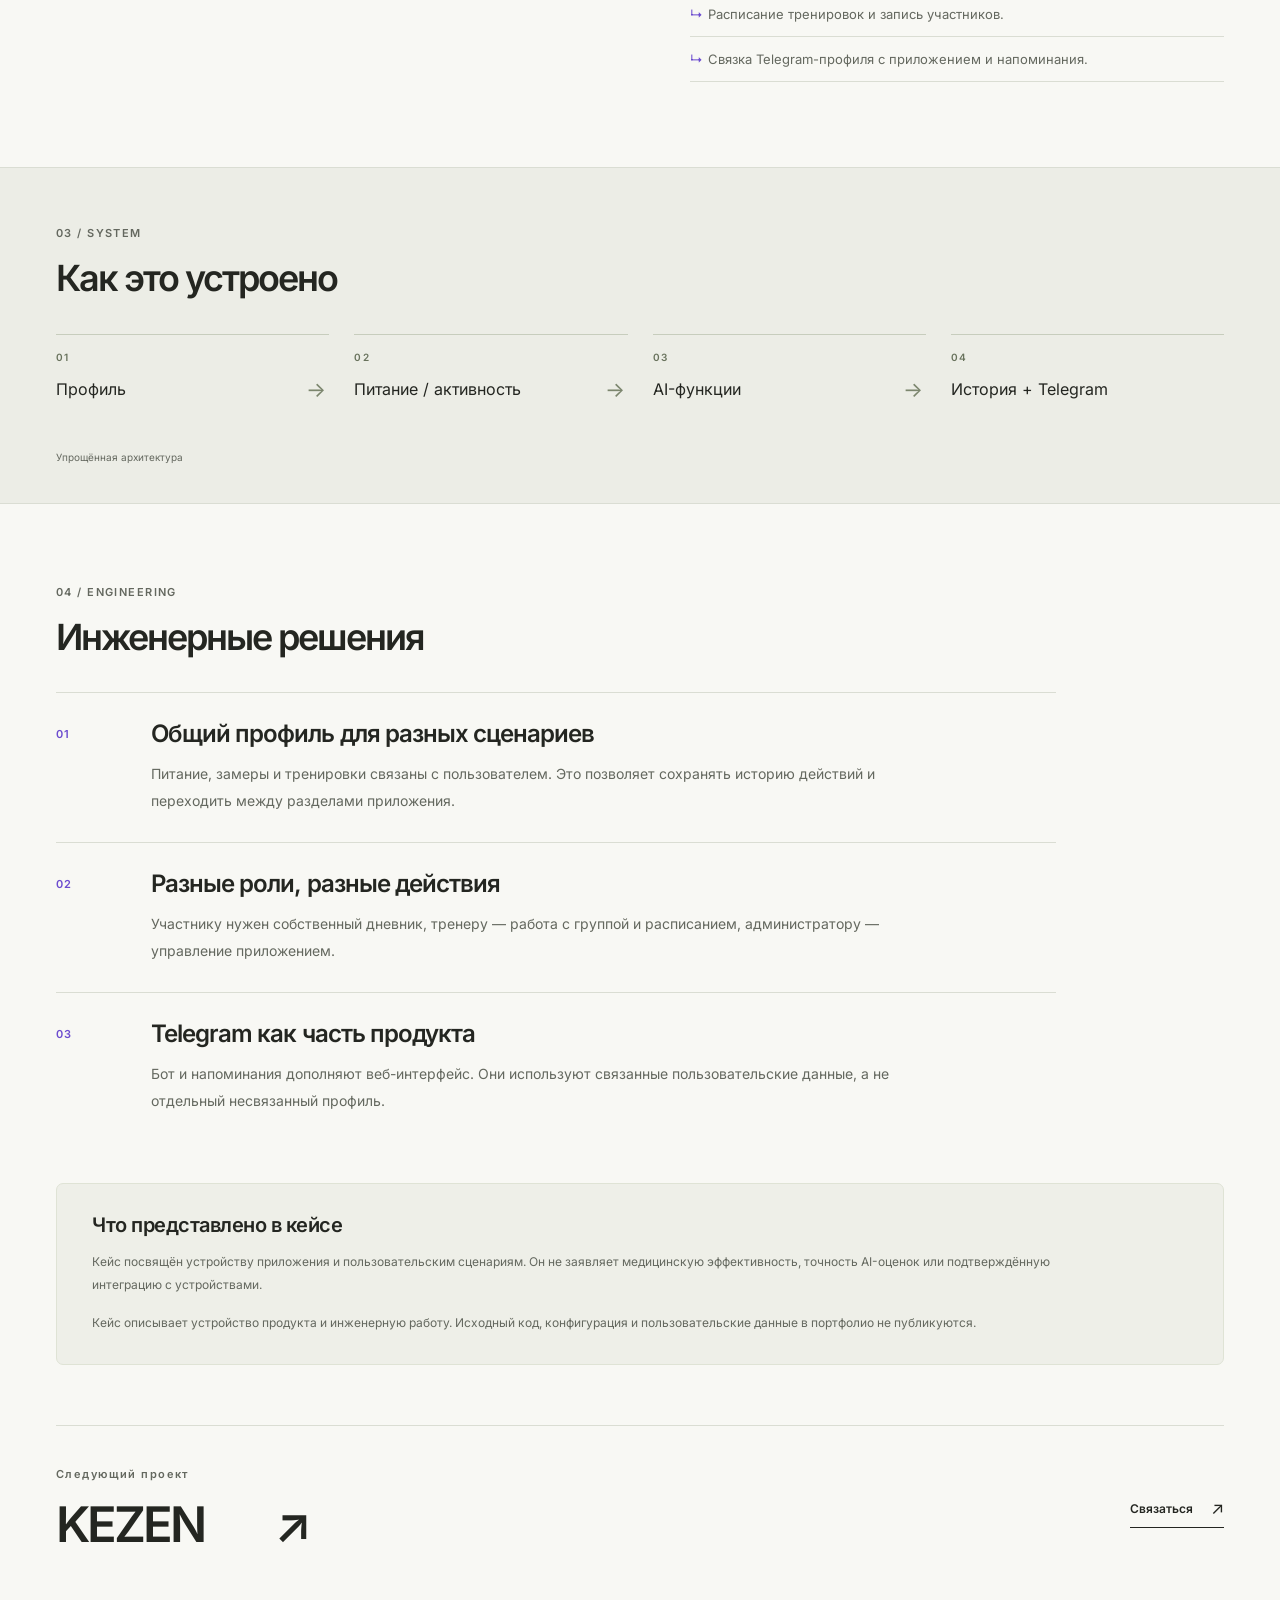
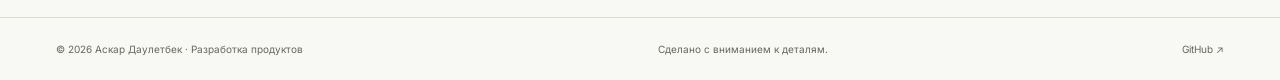
<file: docs/projects/kilogr/index.html>
<!doctype html>
<html lang="ru">
<head>
<meta charset="utf-8"><meta name="viewport" content="width=device-width, initial-scale=1">
<meta name="color-scheme" content="light"><meta name="theme-color" content="#f8f8f4">
<title>Kilogr.app — Аскар Даулетбек</title><meta name="description" content="Веб-приложение с дневником питания, тренировками, AI-функциями и взаимодействием через Telegram.">
<link rel="canonical" href="https://askardk.github.io/projects/kilogr/"><link rel="alternate" hreflang="en" href="https://askardk.github.io/en/projects/kilogr/"><link rel="alternate" hreflang="ru" href="https://askardk.github.io/projects/kilogr/">
<meta property="og:type" content="website"><meta property="og:locale" content="ru_RU"><meta property="og:title" content="Kilogr.app — Аскар Даулетбек"><meta property="og:description" content="Веб-приложение с дневником питания, тренировками, AI-функциями и взаимодействием через Telegram."><meta property="og:url" content="https://askardk.github.io/projects/kilogr/"><meta property="og:image" content="https://askardk.github.io/assets/social-card.png"><meta name="twitter:card" content="summary_large_image">
<link rel="icon" href="/assets/favicon.svg" type="image/svg+xml"><link rel="stylesheet" href="/assets/style.css"><script src="/assets/app.js" defer></script>
<script type="application/ld+json">{"@context": "https://schema.org", "@type": "Person", "name": "Askar Dauletbek", "url": "https://askardk.github.io", "jobTitle": "Full-stack and AI developer", "sameAs": ["https://github.com/AskarDK", "https://t.me/AskarDK", "https://www.linkedin.com/in/askar-dauletbekoff-68266327a/"]}</script>
</head>
<body class="case-page">
<a class="skip-link" href="#main">К содержимому</a>
<header class="site-header"><div class="container header-inner">
<a class="brand" href="/" aria-label="Аскар Даулетбек — На главную"><span class="brand-icon" aria-hidden="true">a<span>↗</span></span><span>Askar Dauletbek<span class="brand-role">Full-stack & AI developer</span></span></a>
<button class="menu-toggle" aria-expanded="false" aria-controls="main-nav" data-open-label="Меню" data-close-label="Закрыть меню">Меню <span aria-hidden="true">＋</span></button>
<nav id="main-nav" class="main-nav" aria-label="Основная навигация"><a href="/#projects">Проекты</a><a href="/#about">Обо мне</a><a class="language-switch" href="/en/projects/kilogr/" lang="en" hreflang="en">EN</a><a class="nav-contact" href="/#contact">Связаться <span aria-hidden="true">↗</span></a></nav>
</div></header>
<main id="main"><section class="case-hero container"><a class="back-link" href="/#projects"><span aria-hidden="true">←</span> Все проекты</a><div class="case-meta"><p class="eyebrow">02 / WEB / AI / TELEGRAM</p><span class="access-label">Исходный код закрыт</span></div><h1>Kilogr.app<span>Питание, активность и тренировки — в одном сценарии.</span></h1><p class="case-intro">Kilogr.app связывает профиль пользователя, замеры, питание, активность и тренировки. В проекте есть сценарии для пользователей и тренеров, группы и Telegram-интеграция.</p><div class="case-actions"><ul class="tags" aria-label="Technology"><li>Python</li><li>Flask</li><li>SQLAlchemy</li><li>OpenAI API</li><li>Telegram API</li><li>JavaScript</li></ul></div><div class="project-art art-kilogr" role="img" aria-label="Упрощённая архитектура: Профиль → Питание → Активность → Тренировки → Telegram"><div class="art-header"><span class="product-mark">k.</span><span>Kilogr.app</span><span class="art-corner">02 / SYSTEM</span></div><div class="health-orbit"><div class="orbit-ring ring-a"></div><div class="orbit-ring ring-b"></div><div class="orbit-center"><span>k.</span><small>Профиль</small></div><div class="orbit-node food"><span aria-hidden="true">◒</span>Питание</div><div class="orbit-node activity"><span aria-hidden="true">↗</span>Активность</div><div class="orbit-node training"><span aria-hidden="true">≋</span>Тренировки</div><div class="orbit-node telegram"><span aria-hidden="true">➤</span>Telegram</div></div><div class="art-caption">Схема продукта · без реальных пользовательских данных</div></div></section>
<section class="case-overview container"><div><p class="eyebrow">01 / КОНТЕКСТ</p><h2>Задача</h2><p>Данные о питании, активности и тренировках легко распадаются на отдельные инструменты. Задача приложения — связать их с одним профилем и дать пользователю последовательный путь между действиями.</p></div><div><p class="eyebrow">02 / DEVELOPMENT</p><h2>Моя работа</h2><p>Разработка веб-приложения: серверные маршруты, модели данных, пользовательские интерфейсы, AI-функции и интеграция Telegram.</p><ul class="contribution-list"><li>Модели пользователей, групп, тренировок, записей питания и активности.</li><li>Разделение сценариев пользователя, тренера и администратора.</li><li>Генерация рациона и анализ фотографии блюда через AI API.</li><li>Расписание тренировок и запись участников.</li><li>Связка Telegram-профиля с приложением и напоминания.</li></ul></div></section>
<section class="case-flow"><div class="container"><p class="eyebrow">03 / SYSTEM</p><h2>Как это устроено</h2><ol class="flow-steps"><li><span class="mono">01</span><strong>Профиль</strong><span class="flow-arrow" aria-hidden="true">→</span></li><li><span class="mono">02</span><strong>Питание / активность</strong><span class="flow-arrow" aria-hidden="true">→</span></li><li><span class="mono">03</span><strong>AI-функции</strong><span class="flow-arrow" aria-hidden="true">→</span></li><li><span class="mono">04</span><strong>История + Telegram</strong><span class="flow-arrow" aria-hidden="true">→</span></li></ol><p class="diagram-note">Упрощённая архитектура</p></div></section>
<section class="case-decisions container"><p class="eyebrow">04 / ENGINEERING</p><h2>Инженерные решения</h2><article class="decision"><span class="mono">01</span><div><h3>Общий профиль для разных сценариев</h3><p>Питание, замеры и тренировки связаны с пользователем. Это позволяет сохранять историю действий и переходить между разделами приложения.</p></div></article><article class="decision"><span class="mono">02</span><div><h3>Разные роли, разные действия</h3><p>Участнику нужен собственный дневник, тренеру — работа с группой и расписанием, администратору — управление приложением.</p></div></article><article class="decision"><span class="mono">03</span><div><h3>Telegram как часть продукта</h3><p>Бот и напоминания дополняют веб-интерфейс. Они используют связанные пользовательские данные, а не отдельный несвязанный профиль.</p></div></article></section>
<section class="case-scope container"><h2>Что представлено в кейсе</h2><p>Кейс посвящён устройству приложения и пользовательским сценариям. Он не заявляет медицинскую эффективность, точность AI-оценок или подтверждённую интеграцию с устройствами.</p><p>Кейс описывает устройство продукта и инженерную работу. Исходный код, конфигурация и пользовательские данные в портфолио не публикуются.</p></section>
<section class="next-project container"><div><p class="eyebrow">Следующий проект</p><a href="/projects/kezen/">KEZEN <span aria-hidden="true">↗</span></a></div><a class="text-link" href="/#contact">Связаться <span aria-hidden="true">↗</span></a></section></main>
<footer class="site-footer"><div class="container footer-inner"><span>© 2026 Аскар Даулетбек · Разработка продуктов</span><span>Сделано с вниманием к деталям.</span><a href="https://github.com/AskarDK" target="_blank" rel="noopener noreferrer">GitHub ↗</a></div></footer>
<div class="toast" role="status" aria-live="polite"></div>
</body></html>
</file>
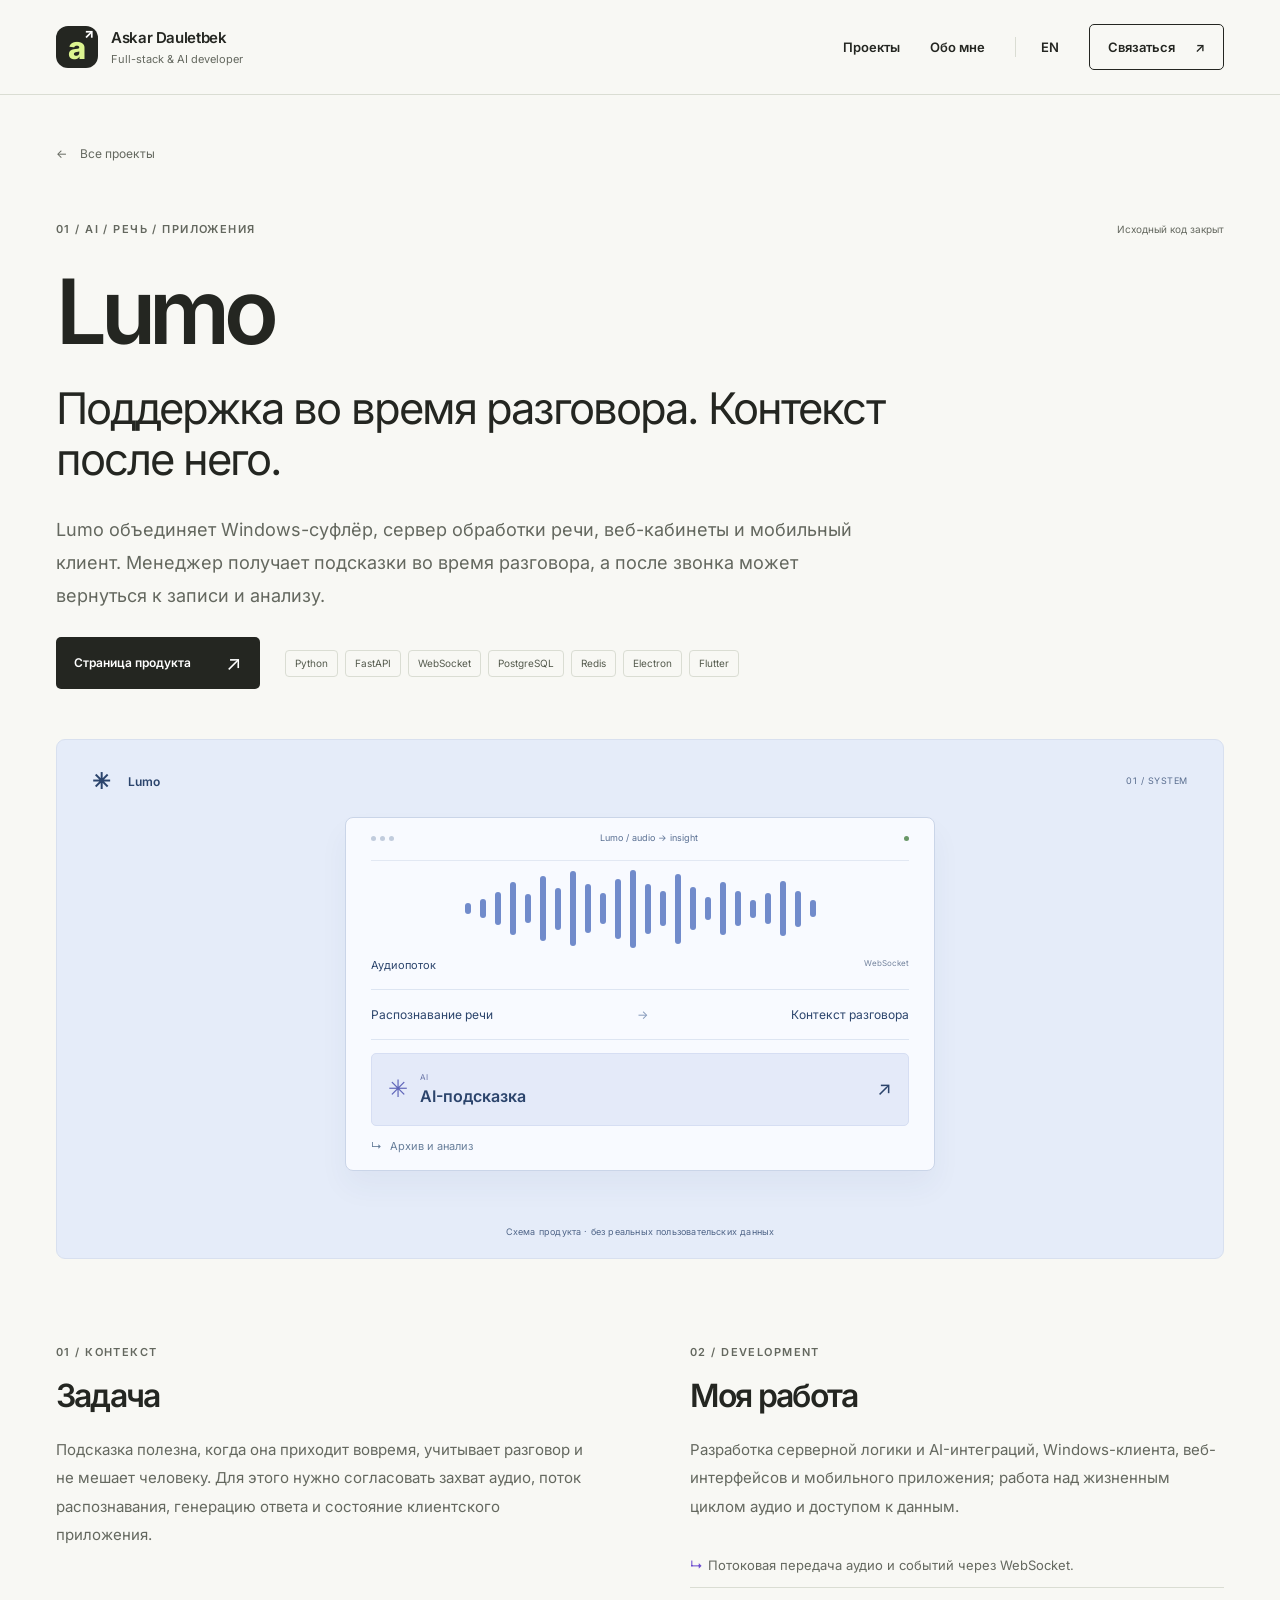
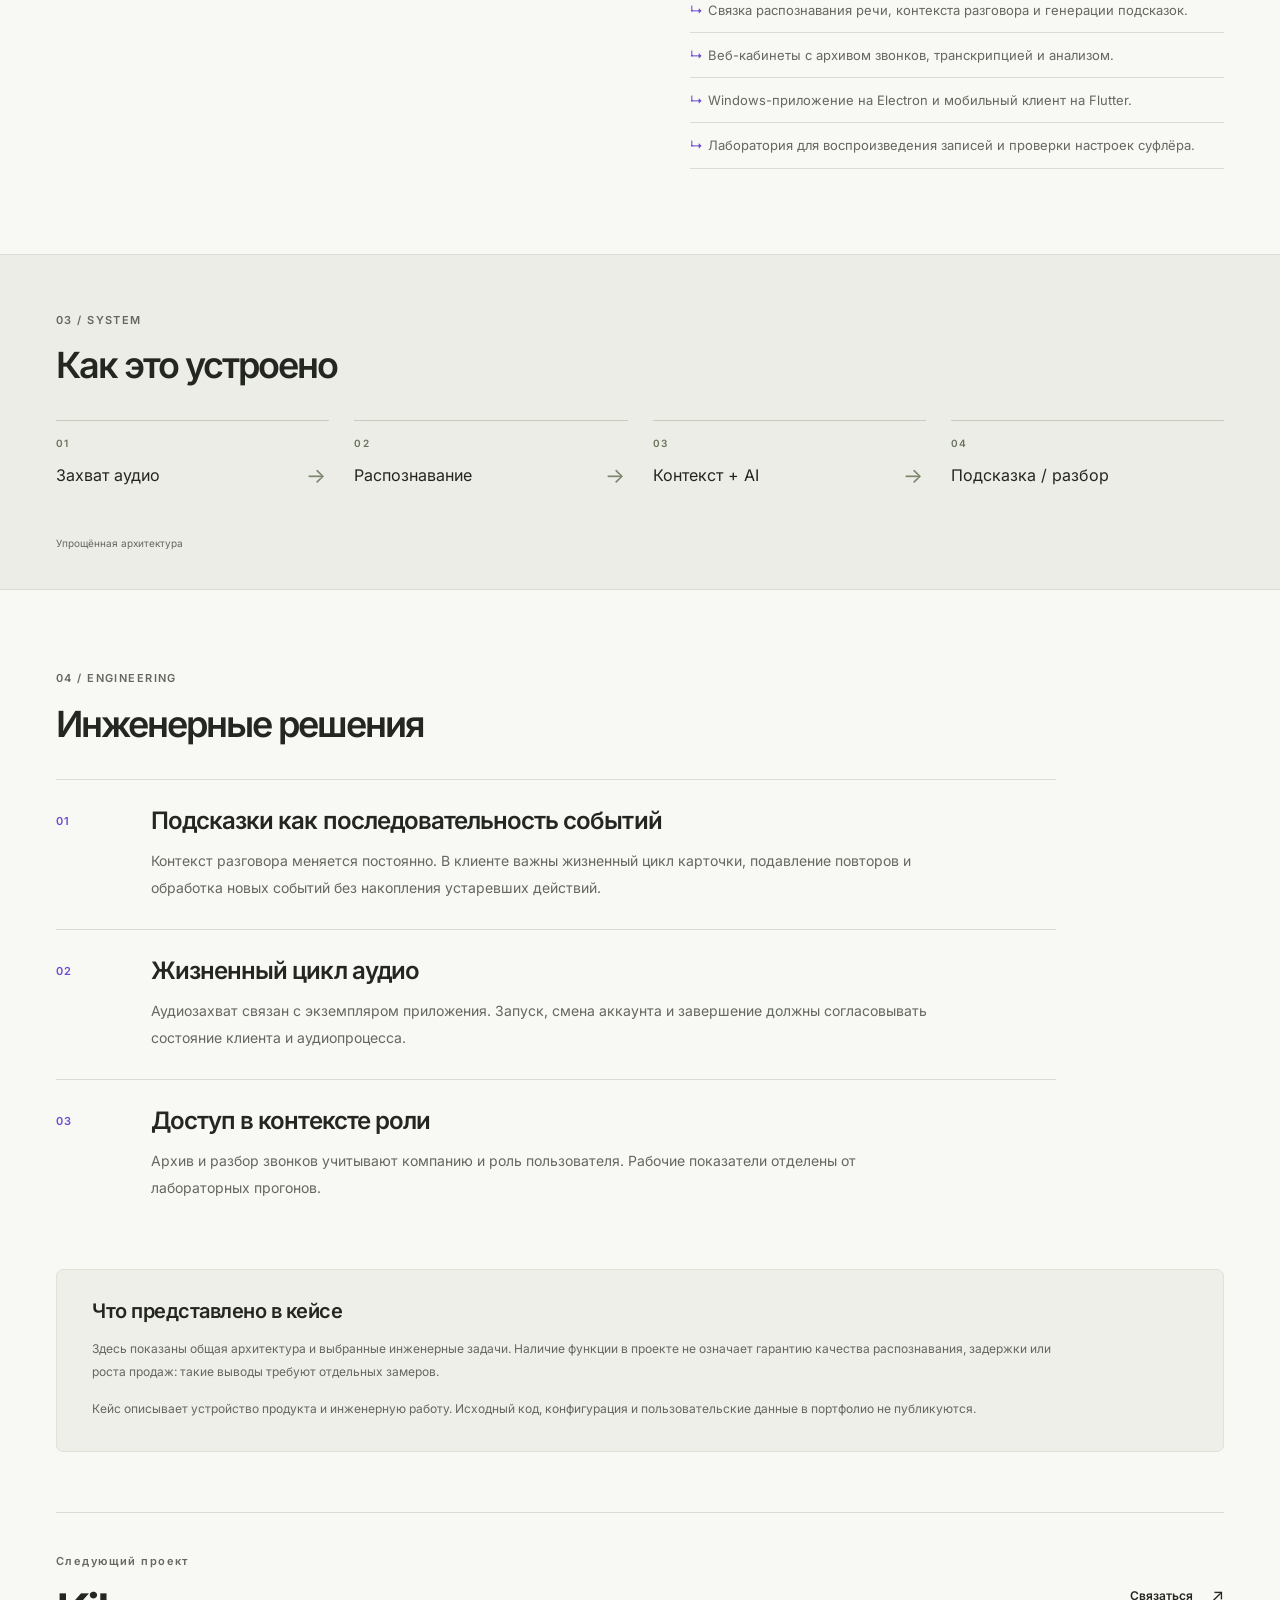
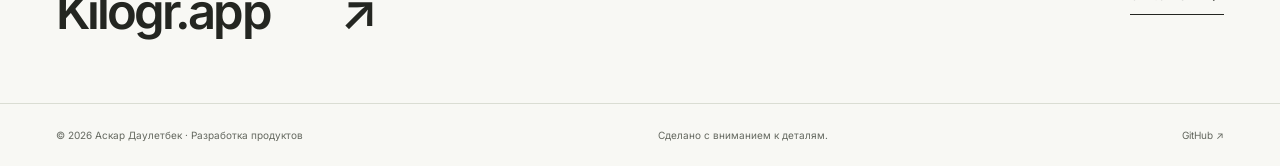
<file: docs/projects/lumo/index.html>
<!doctype html>
<html lang="ru">
<head>
<meta charset="utf-8"><meta name="viewport" content="width=device-width, initial-scale=1">
<meta name="color-scheme" content="light"><meta name="theme-color" content="#f8f8f4">
<title>Lumo — Аскар Даулетбек</title><meta name="description" content="AI-помощник для звонков: распознавание речи, короткие подсказки и разбор разговора в одном продукте.">
<link rel="canonical" href="https://askardk.github.io/projects/lumo/"><link rel="alternate" hreflang="en" href="https://askardk.github.io/en/projects/lumo/"><link rel="alternate" hreflang="ru" href="https://askardk.github.io/projects/lumo/">
<meta property="og:type" content="website"><meta property="og:locale" content="ru_RU"><meta property="og:title" content="Lumo — Аскар Даулетбек"><meta property="og:description" content="AI-помощник для звонков: распознавание речи, короткие подсказки и разбор разговора в одном продукте."><meta property="og:url" content="https://askardk.github.io/projects/lumo/"><meta property="og:image" content="https://askardk.github.io/assets/social-card.png"><meta name="twitter:card" content="summary_large_image">
<link rel="icon" href="/assets/favicon.svg" type="image/svg+xml"><link rel="stylesheet" href="/assets/style.css"><script src="/assets/app.js" defer></script>
<script type="application/ld+json">{"@context": "https://schema.org", "@type": "Person", "name": "Askar Dauletbek", "url": "https://askardk.github.io", "jobTitle": "Full-stack and AI developer", "sameAs": ["https://github.com/AskarDK", "https://t.me/AskarDK", "https://www.linkedin.com/in/askar-dauletbekoff-68266327a/"]}</script>
</head>
<body class="case-page">
<a class="skip-link" href="#main">К содержимому</a>
<header class="site-header"><div class="container header-inner">
<a class="brand" href="/" aria-label="Аскар Даулетбек — На главную"><span class="brand-icon" aria-hidden="true">a<span>↗</span></span><span>Askar Dauletbek<span class="brand-role">Full-stack & AI developer</span></span></a>
<button class="menu-toggle" aria-expanded="false" aria-controls="main-nav" data-open-label="Меню" data-close-label="Закрыть меню">Меню <span aria-hidden="true">＋</span></button>
<nav id="main-nav" class="main-nav" aria-label="Основная навигация"><a href="/#projects">Проекты</a><a href="/#about">Обо мне</a><a class="language-switch" href="/en/projects/lumo/" lang="en" hreflang="en">EN</a><a class="nav-contact" href="/#contact">Связаться <span aria-hidden="true">↗</span></a></nav>
</div></header>
<main id="main"><section class="case-hero container"><a class="back-link" href="/#projects"><span aria-hidden="true">←</span> Все проекты</a><div class="case-meta"><p class="eyebrow">01 / AI / РЕЧЬ / ПРИЛОЖЕНИЯ</p><span class="access-label">Исходный код закрыт</span></div><h1>Lumo<span>Поддержка во время разговора. Контекст после него.</span></h1><p class="case-intro">Lumo объединяет Windows-суфлёр, сервер обработки речи, веб-кабинеты и мобильный клиент. Менеджер получает подсказки во время разговора, а после звонка может вернуться к записи и анализу.</p><div class="case-actions"><a class="button button-dark" href="https://lumo.asqlab.kz/" target="_blank" rel="noopener noreferrer">Страница продукта <span aria-hidden="true">↗</span></a><ul class="tags" aria-label="Technology"><li>Python</li><li>FastAPI</li><li>WebSocket</li><li>PostgreSQL</li><li>Redis</li><li>Electron</li><li>Flutter</li></ul></div><div class="project-art art-lumo" role="img" aria-label="Упрощённая архитектура: Аудиопоток → Распознавание речи → Контекст разговора → AI-подсказка → Архив и анализ"><div class="art-header"><span class="product-mark">✳</span><span>Lumo</span><span class="art-corner">01 / SYSTEM</span></div><div class="audio-window"><div class="window-top"><span class="window-dots"><i></i><i></i><i></i></span><span>Lumo / audio → insight</span><span class="signal-dot"></span></div><div class="waveform" aria-hidden="true"><i style="--h:15%"></i><i style="--h:24%"></i><i style="--h:42%"></i><i style="--h:68%"></i><i style="--h:38%"></i><i style="--h:84%"></i><i style="--h:54%"></i><i style="--h:96%"></i><i style="--h:62%"></i><i style="--h:39%"></i><i style="--h:77%"></i><i style="--h:100%"></i><i style="--h:64%"></i><i style="--h:44%"></i><i style="--h:90%"></i><i style="--h:55%"></i><i style="--h:29%"></i><i style="--h:68%"></i><i style="--h:44%"></i><i style="--h:23%"></i><i style="--h:39%"></i><i style="--h:70%"></i><i style="--h:46%"></i><i style="--h:21%"></i></div><div class="wave-caption">Аудиопоток <span>WebSocket</span></div><div class="pipeline-row"><span>Распознавание речи</span><b>→</b><span>Контекст разговора</span></div><div class="hint-output"><span class="spark" aria-hidden="true">✳</span><div><small>AI</small><strong>AI-подсказка</strong></div><span class="hint-arrow" aria-hidden="true">↗</span></div><div class="archive-output"><span aria-hidden="true">↳</span> Архив и анализ</div></div><div class="art-caption">Схема продукта · без реальных пользовательских данных</div></div></section>
<section class="case-overview container"><div><p class="eyebrow">01 / КОНТЕКСТ</p><h2>Задача</h2><p>Подсказка полезна, когда она приходит вовремя, учитывает разговор и не мешает человеку. Для этого нужно согласовать захват аудио, поток распознавания, генерацию ответа и состояние клиентского приложения.</p></div><div><p class="eyebrow">02 / DEVELOPMENT</p><h2>Моя работа</h2><p>Разработка серверной логики и AI-интеграций, Windows-клиента, веб-интерфейсов и мобильного приложения; работа над жизненным циклом аудио и доступом к данным.</p><ul class="contribution-list"><li>Потоковая передача аудио и событий через WebSocket.</li><li>Связка распознавания речи, контекста разговора и генерации подсказок.</li><li>Веб-кабинеты с архивом звонков, транскрипцией и анализом.</li><li>Windows-приложение на Electron и мобильный клиент на Flutter.</li><li>Лаборатория для воспроизведения записей и проверки настроек суфлёра.</li></ul></div></section>
<section class="case-flow"><div class="container"><p class="eyebrow">03 / SYSTEM</p><h2>Как это устроено</h2><ol class="flow-steps"><li><span class="mono">01</span><strong>Захват аудио</strong><span class="flow-arrow" aria-hidden="true">→</span></li><li><span class="mono">02</span><strong>Распознавание</strong><span class="flow-arrow" aria-hidden="true">→</span></li><li><span class="mono">03</span><strong>Контекст + AI</strong><span class="flow-arrow" aria-hidden="true">→</span></li><li><span class="mono">04</span><strong>Подсказка / разбор</strong><span class="flow-arrow" aria-hidden="true">→</span></li></ol><p class="diagram-note">Упрощённая архитектура</p></div></section>
<section class="case-decisions container"><p class="eyebrow">04 / ENGINEERING</p><h2>Инженерные решения</h2><article class="decision"><span class="mono">01</span><div><h3>Подсказки как последовательность событий</h3><p>Контекст разговора меняется постоянно. В клиенте важны жизненный цикл карточки, подавление повторов и обработка новых событий без накопления устаревших действий.</p></div></article><article class="decision"><span class="mono">02</span><div><h3>Жизненный цикл аудио</h3><p>Аудиозахват связан с экземпляром приложения. Запуск, смена аккаунта и завершение должны согласовывать состояние клиента и аудиопроцесса.</p></div></article><article class="decision"><span class="mono">03</span><div><h3>Доступ в контексте роли</h3><p>Архив и разбор звонков учитывают компанию и роль пользователя. Рабочие показатели отделены от лабораторных прогонов.</p></div></article></section>
<section class="case-scope container"><h2>Что представлено в кейсе</h2><p>Здесь показаны общая архитектура и выбранные инженерные задачи. Наличие функции в проекте не означает гарантию качества распознавания, задержки или роста продаж: такие выводы требуют отдельных замеров.</p><p>Кейс описывает устройство продукта и инженерную работу. Исходный код, конфигурация и пользовательские данные в портфолио не публикуются.</p></section>
<section class="next-project container"><div><p class="eyebrow">Следующий проект</p><a href="/projects/kilogr/">Kilogr.app <span aria-hidden="true">↗</span></a></div><a class="text-link" href="/#contact">Связаться <span aria-hidden="true">↗</span></a></section></main>
<footer class="site-footer"><div class="container footer-inner"><span>© 2026 Аскар Даулетбек · Разработка продуктов</span><span>Сделано с вниманием к деталям.</span><a href="https://github.com/AskarDK" target="_blank" rel="noopener noreferrer">GitHub ↗</a></div></footer>
<div class="toast" role="status" aria-live="polite"></div>
</body></html>
</file>
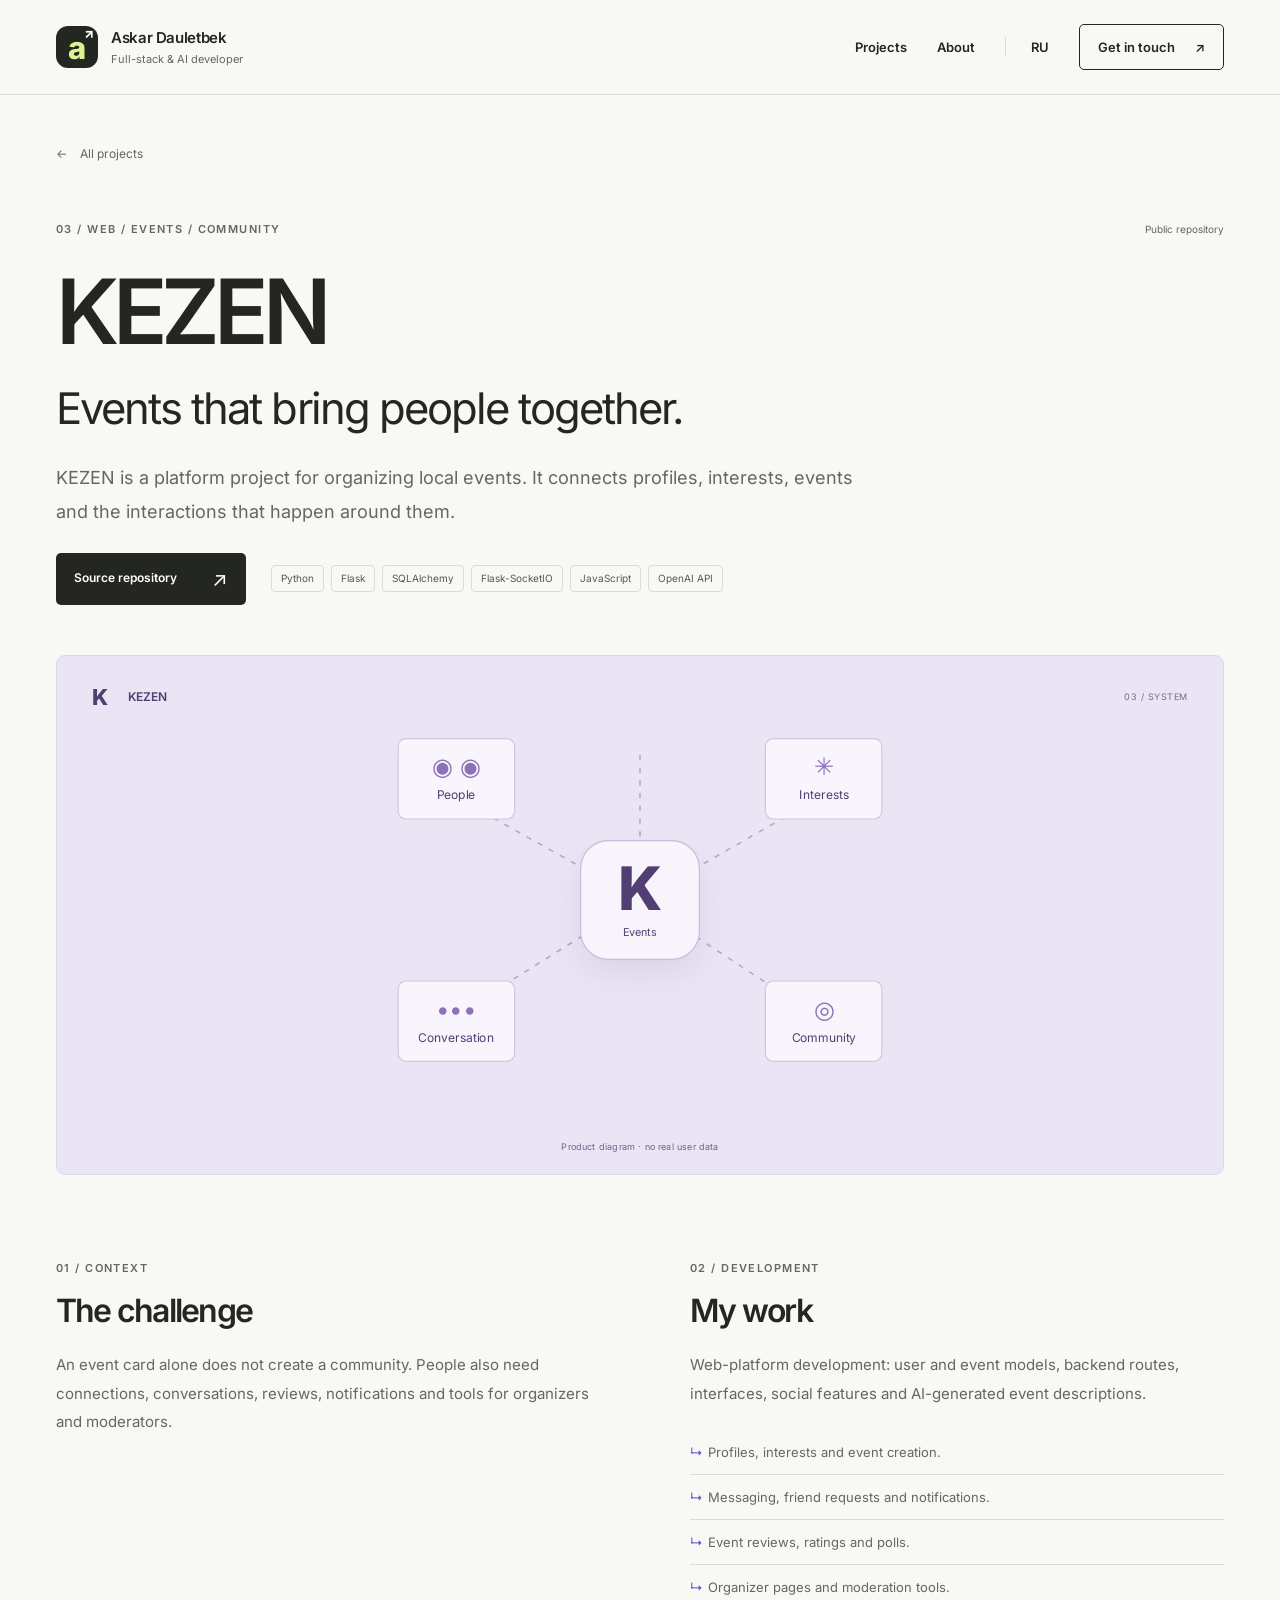
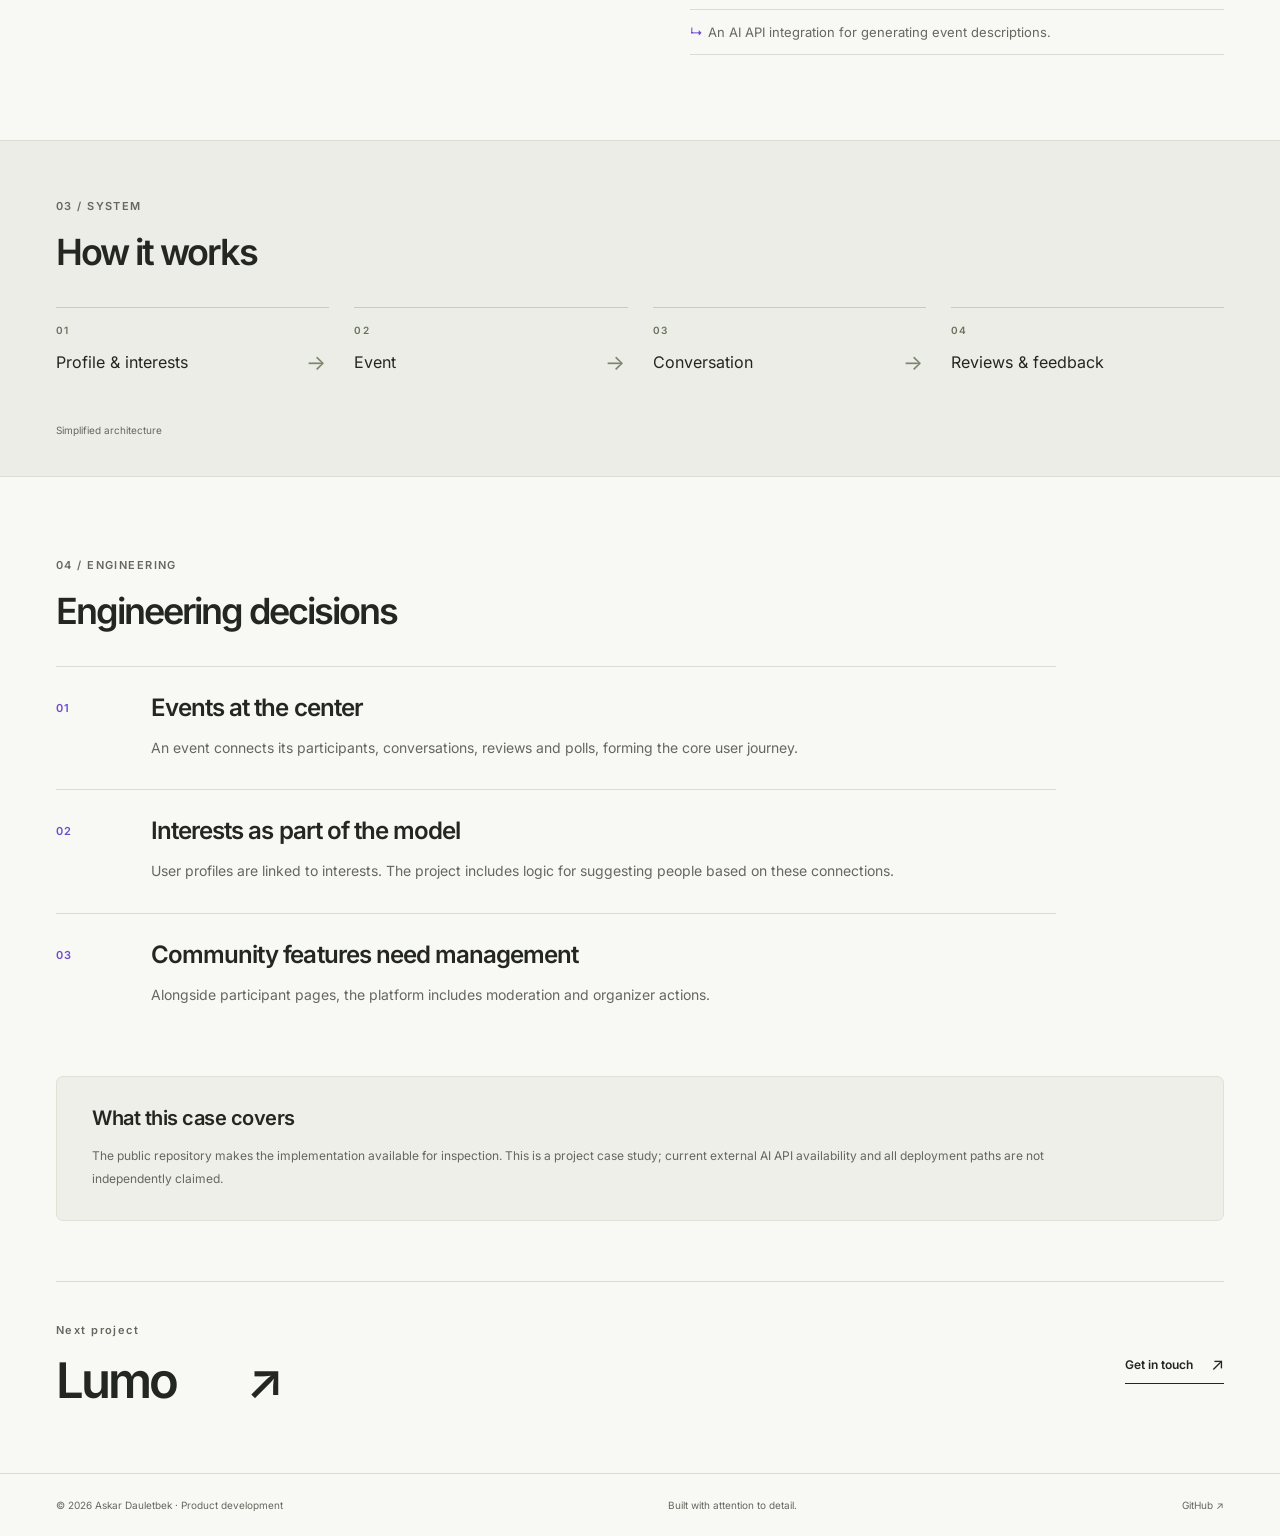
<file: docs/en/projects/kezen/index.html>
<!doctype html>
<html lang="en">
<head>
<meta charset="utf-8"><meta name="viewport" content="width=device-width, initial-scale=1">
<meta name="color-scheme" content="light"><meta name="theme-color" content="#f8f8f4">
<title>KEZEN — Askar Dauletbek</title><meta name="description" content="A local-events social platform with interests, conversations, reviews and organizer tools.">
<link rel="canonical" href="https://askardk.github.io/en/projects/kezen/"><link rel="alternate" hreflang="ru" href="https://askardk.github.io/projects/kezen/"><link rel="alternate" hreflang="en" href="https://askardk.github.io/en/projects/kezen/">
<meta property="og:type" content="website"><meta property="og:locale" content="en_US"><meta property="og:title" content="KEZEN — Askar Dauletbek"><meta property="og:description" content="A local-events social platform with interests, conversations, reviews and organizer tools."><meta property="og:url" content="https://askardk.github.io/en/projects/kezen/"><meta property="og:image" content="https://askardk.github.io/assets/social-card.png"><meta name="twitter:card" content="summary_large_image">
<link rel="icon" href="/assets/favicon.svg" type="image/svg+xml"><link rel="stylesheet" href="/assets/style.css"><script src="/assets/app.js" defer></script>
<script type="application/ld+json">{"@context": "https://schema.org", "@type": "Person", "name": "Askar Dauletbek", "url": "https://askardk.github.io", "jobTitle": "Full-stack and AI developer", "sameAs": ["https://github.com/AskarDK", "https://t.me/AskarDK", "https://www.linkedin.com/in/askar-dauletbekoff-68266327a/"]}</script>
</head>
<body class="case-page">
<a class="skip-link" href="#main">Skip to content</a>
<header class="site-header"><div class="container header-inner">
<a class="brand" href="/en/" aria-label="Askar Dauletbek — Back to home"><span class="brand-icon" aria-hidden="true">a<span>↗</span></span><span>Askar Dauletbek<span class="brand-role">Full-stack & AI developer</span></span></a>
<button class="menu-toggle" aria-expanded="false" aria-controls="main-nav" data-open-label="Menu" data-close-label="Close menu">Menu <span aria-hidden="true">＋</span></button>
<nav id="main-nav" class="main-nav" aria-label="Main navigation"><a href="/en/#projects">Projects</a><a href="/en/#about">About</a><a class="language-switch" href="/projects/kezen/" lang="ru" hreflang="ru">RU</a><a class="nav-contact" href="/en/#contact">Get in touch <span aria-hidden="true">↗</span></a></nav>
</div></header>
<main id="main"><section class="case-hero container"><a class="back-link" href="/en/#projects"><span aria-hidden="true">←</span> All projects</a><div class="case-meta"><p class="eyebrow">03 / WEB / EVENTS / COMMUNITY</p><span class="access-label">Public repository</span></div><h1>KEZEN<span>Events that bring people together.</span></h1><p class="case-intro">KEZEN is a platform project for organizing local events. It connects profiles, interests, events and the interactions that happen around them.</p><div class="case-actions"><a class="button button-dark" href="https://github.com/AskarDK/projectKezen" target="_blank" rel="noopener noreferrer">Source repository <span aria-hidden="true">↗</span></a><ul class="tags" aria-label="Technology"><li>Python</li><li>Flask</li><li>SQLAlchemy</li><li>Flask-SocketIO</li><li>JavaScript</li><li>OpenAI API</li></ul></div><div class="project-art art-kezen" role="img" aria-label="Simplified architecture: People → Interests → Events → Conversation → Community"><div class="art-header"><span class="product-mark">K</span><span>KEZEN</span><span class="art-corner">03 / SYSTEM</span></div><div class="community-map"><svg class="map-lines" viewBox="0 0 500 340" fill="none" aria-hidden="true"><path d="M80 75L250 170L425 70M90 270L250 170L410 275M250 170L250 30" stroke="currentColor" stroke-width="1.5" stroke-dasharray="5 7"/></svg><div class="event-core"><span>K</span><small>Events</small></div><div class="map-node people"><span aria-hidden="true">◉ ◉</span>People</div><div class="map-node interests"><span aria-hidden="true">✳</span>Interests</div><div class="map-node conversation"><span aria-hidden="true">•••</span>Conversation</div><div class="map-node community"><span aria-hidden="true">◎</span>Community</div></div><div class="art-caption">Product diagram · no real user data</div></div></section>
<section class="case-overview container"><div><p class="eyebrow">01 / CONTEXT</p><h2>The challenge</h2><p>An event card alone does not create a community. People also need connections, conversations, reviews, notifications and tools for organizers and moderators.</p></div><div><p class="eyebrow">02 / DEVELOPMENT</p><h2>My work</h2><p>Web-platform development: user and event models, backend routes, interfaces, social features and AI-generated event descriptions.</p><ul class="contribution-list"><li>Profiles, interests and event creation.</li><li>Messaging, friend requests and notifications.</li><li>Event reviews, ratings and polls.</li><li>Organizer pages and moderation tools.</li><li>An AI API integration for generating event descriptions.</li></ul></div></section>
<section class="case-flow"><div class="container"><p class="eyebrow">03 / SYSTEM</p><h2>How it works</h2><ol class="flow-steps"><li><span class="mono">01</span><strong>Profile &amp; interests</strong><span class="flow-arrow" aria-hidden="true">→</span></li><li><span class="mono">02</span><strong>Event</strong><span class="flow-arrow" aria-hidden="true">→</span></li><li><span class="mono">03</span><strong>Conversation</strong><span class="flow-arrow" aria-hidden="true">→</span></li><li><span class="mono">04</span><strong>Reviews &amp; feedback</strong><span class="flow-arrow" aria-hidden="true">→</span></li></ol><p class="diagram-note">Simplified architecture</p></div></section>
<section class="case-decisions container"><p class="eyebrow">04 / ENGINEERING</p><h2>Engineering decisions</h2><article class="decision"><span class="mono">01</span><div><h3>Events at the center</h3><p>An event connects its participants, conversations, reviews and polls, forming the core user journey.</p></div></article><article class="decision"><span class="mono">02</span><div><h3>Interests as part of the model</h3><p>User profiles are linked to interests. The project includes logic for suggesting people based on these connections.</p></div></article><article class="decision"><span class="mono">03</span><div><h3>Community features need management</h3><p>Alongside participant pages, the platform includes moderation and organizer actions.</p></div></article></section>
<section class="case-scope container"><h2>What this case covers</h2><p>The public repository makes the implementation available for inspection. This is a project case study; current external AI API availability and all deployment paths are not independently claimed.</p></section>
<section class="next-project container"><div><p class="eyebrow">Next project</p><a href="/en/projects/lumo/">Lumo <span aria-hidden="true">↗</span></a></div><a class="text-link" href="/en/#contact">Get in touch <span aria-hidden="true">↗</span></a></section></main>
<footer class="site-footer"><div class="container footer-inner"><span>© 2026 Askar Dauletbek · Product development</span><span>Built with attention to detail.</span><a href="https://github.com/AskarDK" target="_blank" rel="noopener noreferrer">GitHub ↗</a></div></footer>
<div class="toast" role="status" aria-live="polite"></div>
</body></html>
</file>
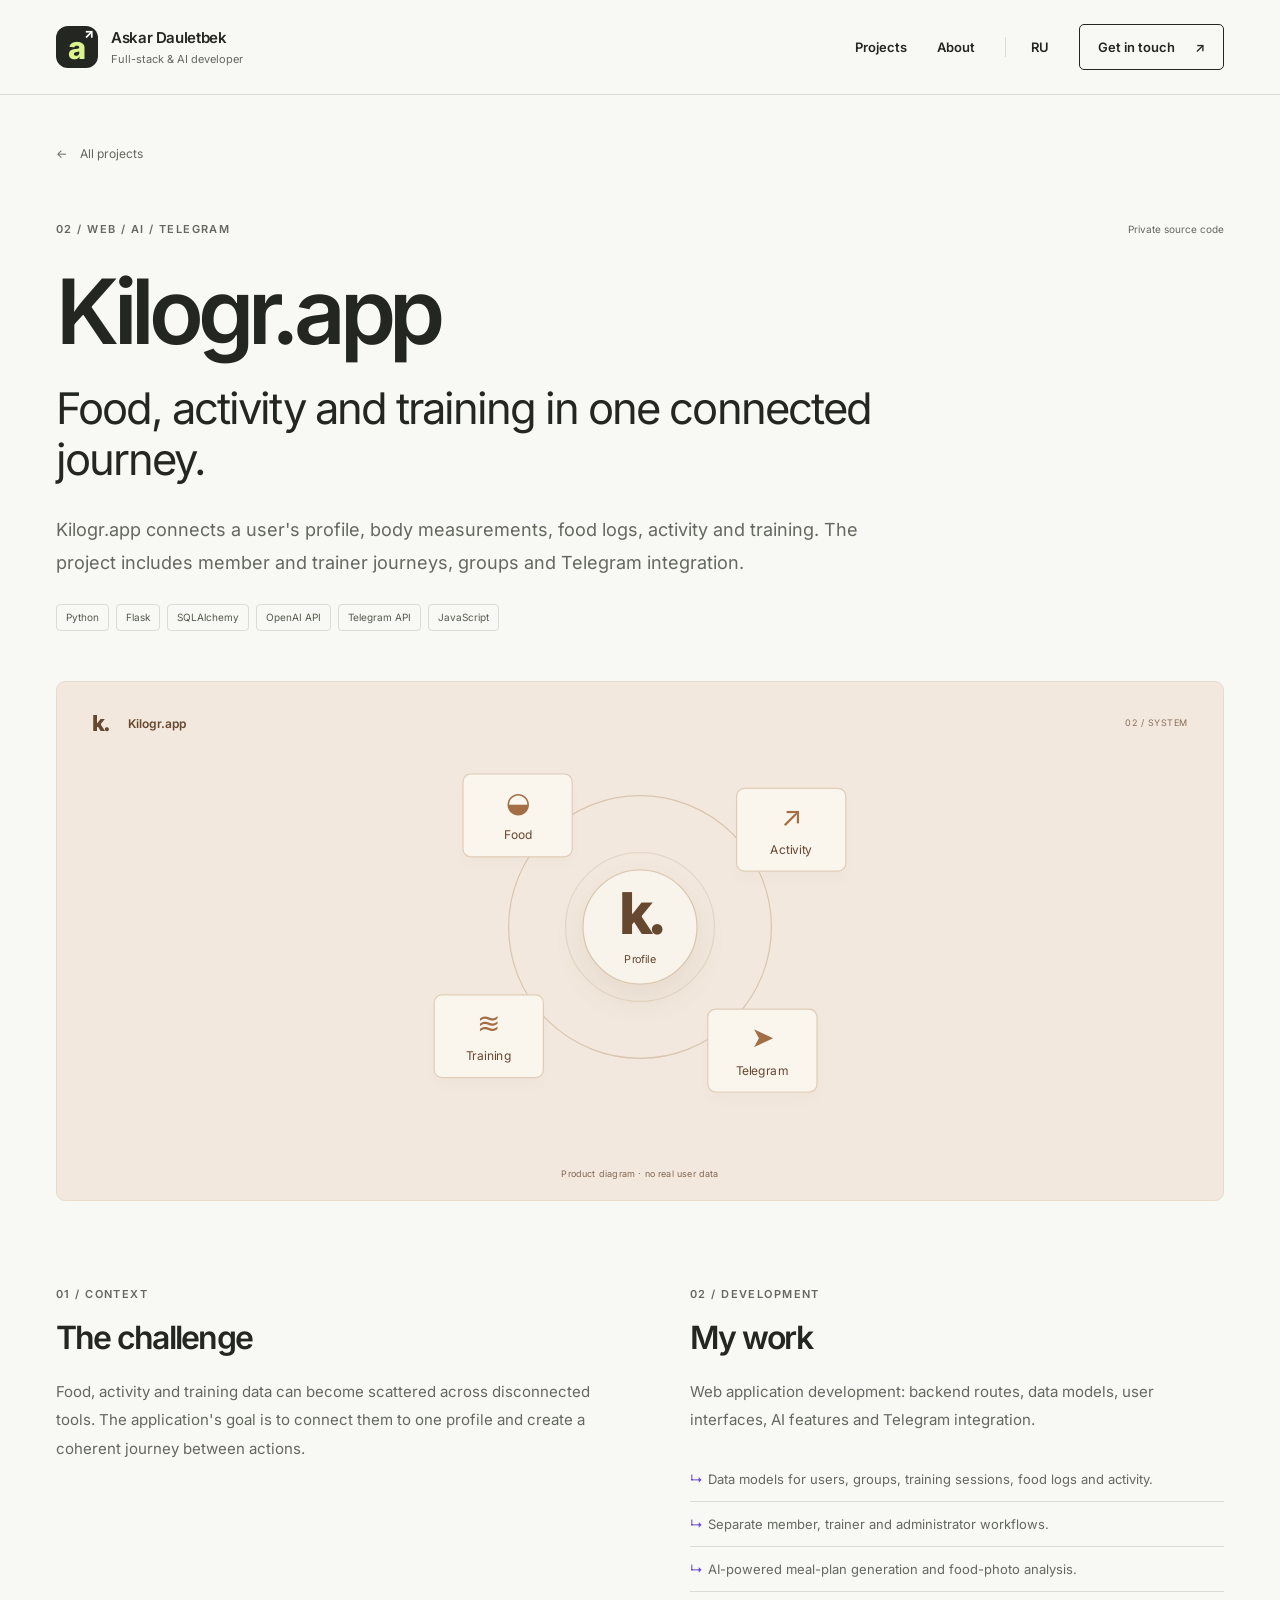
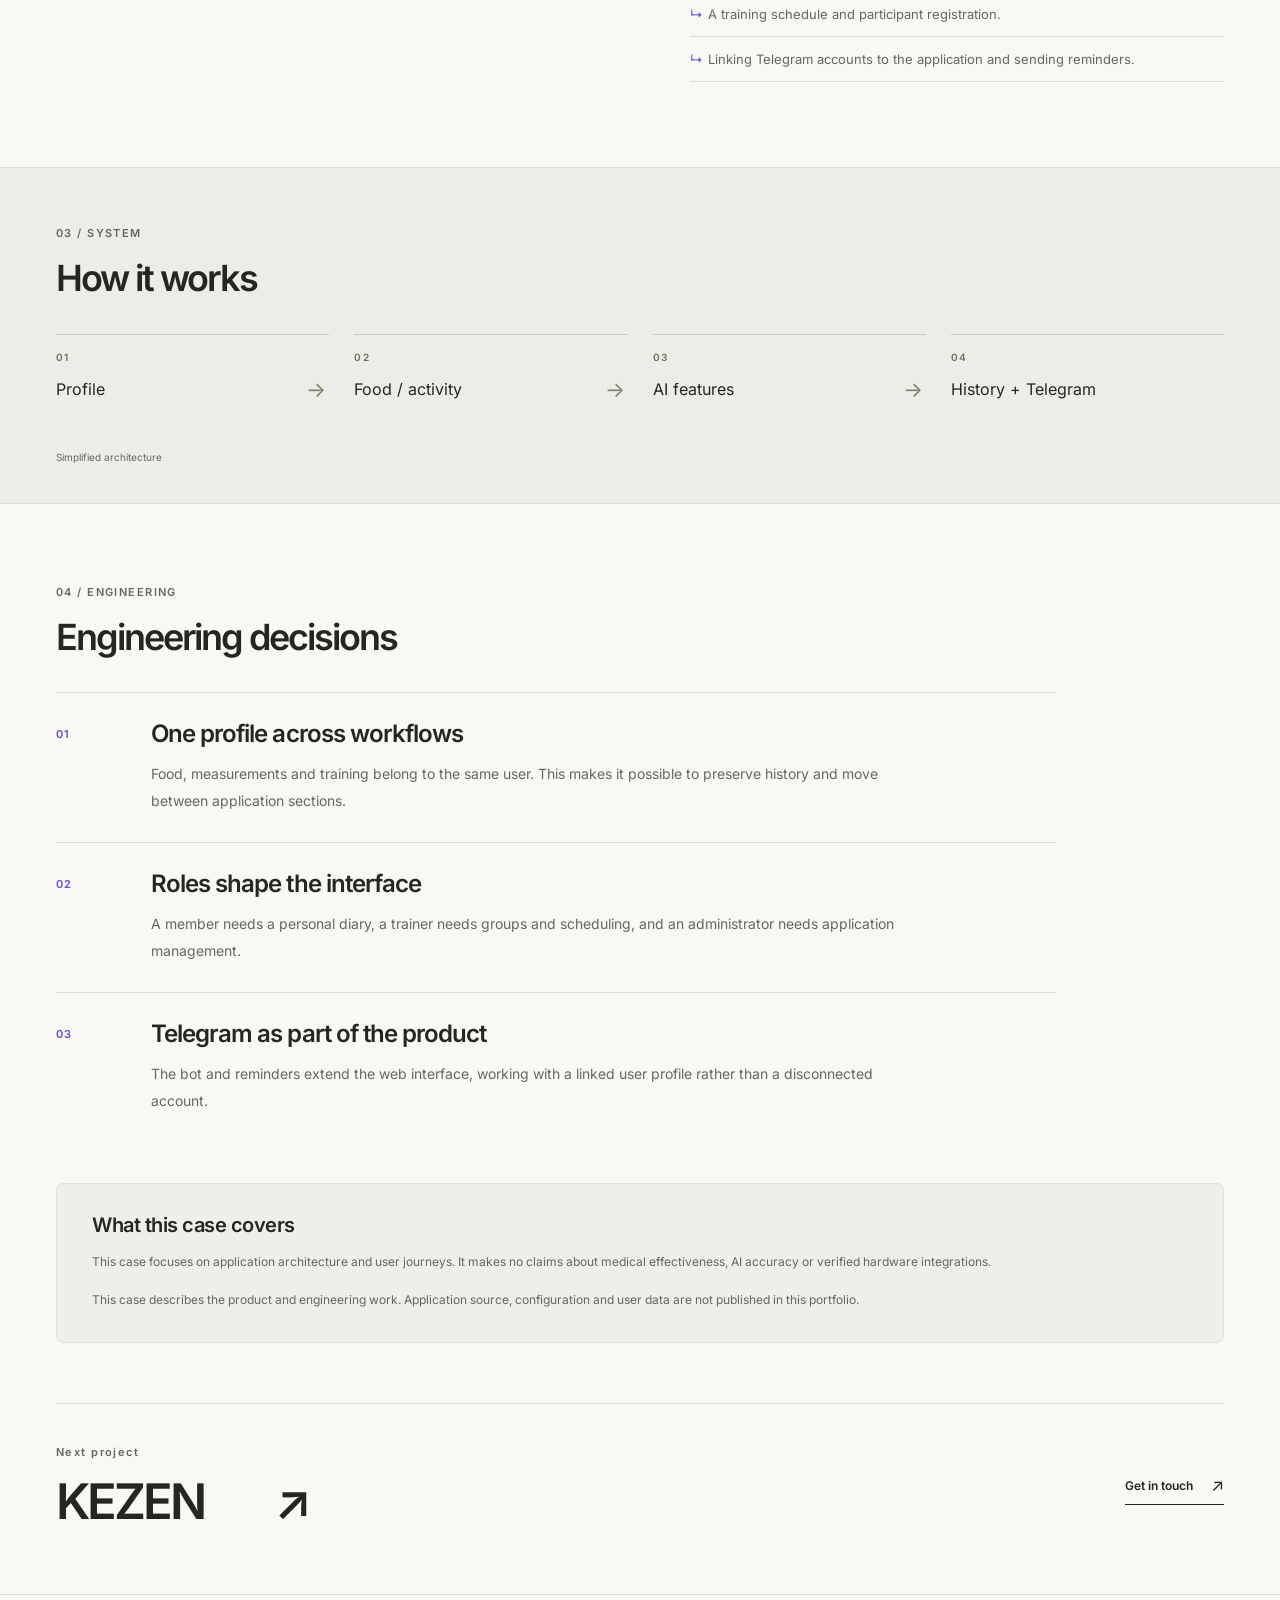
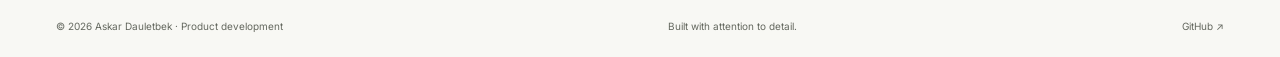
<file: docs/en/projects/kilogr/index.html>
<!doctype html>
<html lang="en">
<head>
<meta charset="utf-8"><meta name="viewport" content="width=device-width, initial-scale=1">
<meta name="color-scheme" content="light"><meta name="theme-color" content="#f8f8f4">
<title>Kilogr.app — Askar Dauletbek</title><meta name="description" content="A web application combining a food diary, training, AI features and Telegram interactions.">
<link rel="canonical" href="https://askardk.github.io/en/projects/kilogr/"><link rel="alternate" hreflang="ru" href="https://askardk.github.io/projects/kilogr/"><link rel="alternate" hreflang="en" href="https://askardk.github.io/en/projects/kilogr/">
<meta property="og:type" content="website"><meta property="og:locale" content="en_US"><meta property="og:title" content="Kilogr.app — Askar Dauletbek"><meta property="og:description" content="A web application combining a food diary, training, AI features and Telegram interactions."><meta property="og:url" content="https://askardk.github.io/en/projects/kilogr/"><meta property="og:image" content="https://askardk.github.io/assets/social-card.png"><meta name="twitter:card" content="summary_large_image">
<link rel="icon" href="/assets/favicon.svg" type="image/svg+xml"><link rel="stylesheet" href="/assets/style.css"><script src="/assets/app.js" defer></script>
<script type="application/ld+json">{"@context": "https://schema.org", "@type": "Person", "name": "Askar Dauletbek", "url": "https://askardk.github.io", "jobTitle": "Full-stack and AI developer", "sameAs": ["https://github.com/AskarDK", "https://t.me/AskarDK", "https://www.linkedin.com/in/askar-dauletbekoff-68266327a/"]}</script>
</head>
<body class="case-page">
<a class="skip-link" href="#main">Skip to content</a>
<header class="site-header"><div class="container header-inner">
<a class="brand" href="/en/" aria-label="Askar Dauletbek — Back to home"><span class="brand-icon" aria-hidden="true">a<span>↗</span></span><span>Askar Dauletbek<span class="brand-role">Full-stack & AI developer</span></span></a>
<button class="menu-toggle" aria-expanded="false" aria-controls="main-nav" data-open-label="Menu" data-close-label="Close menu">Menu <span aria-hidden="true">＋</span></button>
<nav id="main-nav" class="main-nav" aria-label="Main navigation"><a href="/en/#projects">Projects</a><a href="/en/#about">About</a><a class="language-switch" href="/projects/kilogr/" lang="ru" hreflang="ru">RU</a><a class="nav-contact" href="/en/#contact">Get in touch <span aria-hidden="true">↗</span></a></nav>
</div></header>
<main id="main"><section class="case-hero container"><a class="back-link" href="/en/#projects"><span aria-hidden="true">←</span> All projects</a><div class="case-meta"><p class="eyebrow">02 / WEB / AI / TELEGRAM</p><span class="access-label">Private source code</span></div><h1>Kilogr.app<span>Food, activity and training in one connected journey.</span></h1><p class="case-intro">Kilogr.app connects a user&#x27;s profile, body measurements, food logs, activity and training. The project includes member and trainer journeys, groups and Telegram integration.</p><div class="case-actions"><ul class="tags" aria-label="Technology"><li>Python</li><li>Flask</li><li>SQLAlchemy</li><li>OpenAI API</li><li>Telegram API</li><li>JavaScript</li></ul></div><div class="project-art art-kilogr" role="img" aria-label="Simplified architecture: Profile → Food → Activity → Training → Telegram"><div class="art-header"><span class="product-mark">k.</span><span>Kilogr.app</span><span class="art-corner">02 / SYSTEM</span></div><div class="health-orbit"><div class="orbit-ring ring-a"></div><div class="orbit-ring ring-b"></div><div class="orbit-center"><span>k.</span><small>Profile</small></div><div class="orbit-node food"><span aria-hidden="true">◒</span>Food</div><div class="orbit-node activity"><span aria-hidden="true">↗</span>Activity</div><div class="orbit-node training"><span aria-hidden="true">≋</span>Training</div><div class="orbit-node telegram"><span aria-hidden="true">➤</span>Telegram</div></div><div class="art-caption">Product diagram · no real user data</div></div></section>
<section class="case-overview container"><div><p class="eyebrow">01 / CONTEXT</p><h2>The challenge</h2><p>Food, activity and training data can become scattered across disconnected tools. The application&#x27;s goal is to connect them to one profile and create a coherent journey between actions.</p></div><div><p class="eyebrow">02 / DEVELOPMENT</p><h2>My work</h2><p>Web application development: backend routes, data models, user interfaces, AI features and Telegram integration.</p><ul class="contribution-list"><li>Data models for users, groups, training sessions, food logs and activity.</li><li>Separate member, trainer and administrator workflows.</li><li>AI-powered meal-plan generation and food-photo analysis.</li><li>A training schedule and participant registration.</li><li>Linking Telegram accounts to the application and sending reminders.</li></ul></div></section>
<section class="case-flow"><div class="container"><p class="eyebrow">03 / SYSTEM</p><h2>How it works</h2><ol class="flow-steps"><li><span class="mono">01</span><strong>Profile</strong><span class="flow-arrow" aria-hidden="true">→</span></li><li><span class="mono">02</span><strong>Food / activity</strong><span class="flow-arrow" aria-hidden="true">→</span></li><li><span class="mono">03</span><strong>AI features</strong><span class="flow-arrow" aria-hidden="true">→</span></li><li><span class="mono">04</span><strong>History + Telegram</strong><span class="flow-arrow" aria-hidden="true">→</span></li></ol><p class="diagram-note">Simplified architecture</p></div></section>
<section class="case-decisions container"><p class="eyebrow">04 / ENGINEERING</p><h2>Engineering decisions</h2><article class="decision"><span class="mono">01</span><div><h3>One profile across workflows</h3><p>Food, measurements and training belong to the same user. This makes it possible to preserve history and move between application sections.</p></div></article><article class="decision"><span class="mono">02</span><div><h3>Roles shape the interface</h3><p>A member needs a personal diary, a trainer needs groups and scheduling, and an administrator needs application management.</p></div></article><article class="decision"><span class="mono">03</span><div><h3>Telegram as part of the product</h3><p>The bot and reminders extend the web interface, working with a linked user profile rather than a disconnected account.</p></div></article></section>
<section class="case-scope container"><h2>What this case covers</h2><p>This case focuses on application architecture and user journeys. It makes no claims about medical effectiveness, AI accuracy or verified hardware integrations.</p><p>This case describes the product and engineering work. Application source, configuration and user data are not published in this portfolio.</p></section>
<section class="next-project container"><div><p class="eyebrow">Next project</p><a href="/en/projects/kezen/">KEZEN <span aria-hidden="true">↗</span></a></div><a class="text-link" href="/en/#contact">Get in touch <span aria-hidden="true">↗</span></a></section></main>
<footer class="site-footer"><div class="container footer-inner"><span>© 2026 Askar Dauletbek · Product development</span><span>Built with attention to detail.</span><a href="https://github.com/AskarDK" target="_blank" rel="noopener noreferrer">GitHub ↗</a></div></footer>
<div class="toast" role="status" aria-live="polite"></div>
</body></html>
</file>
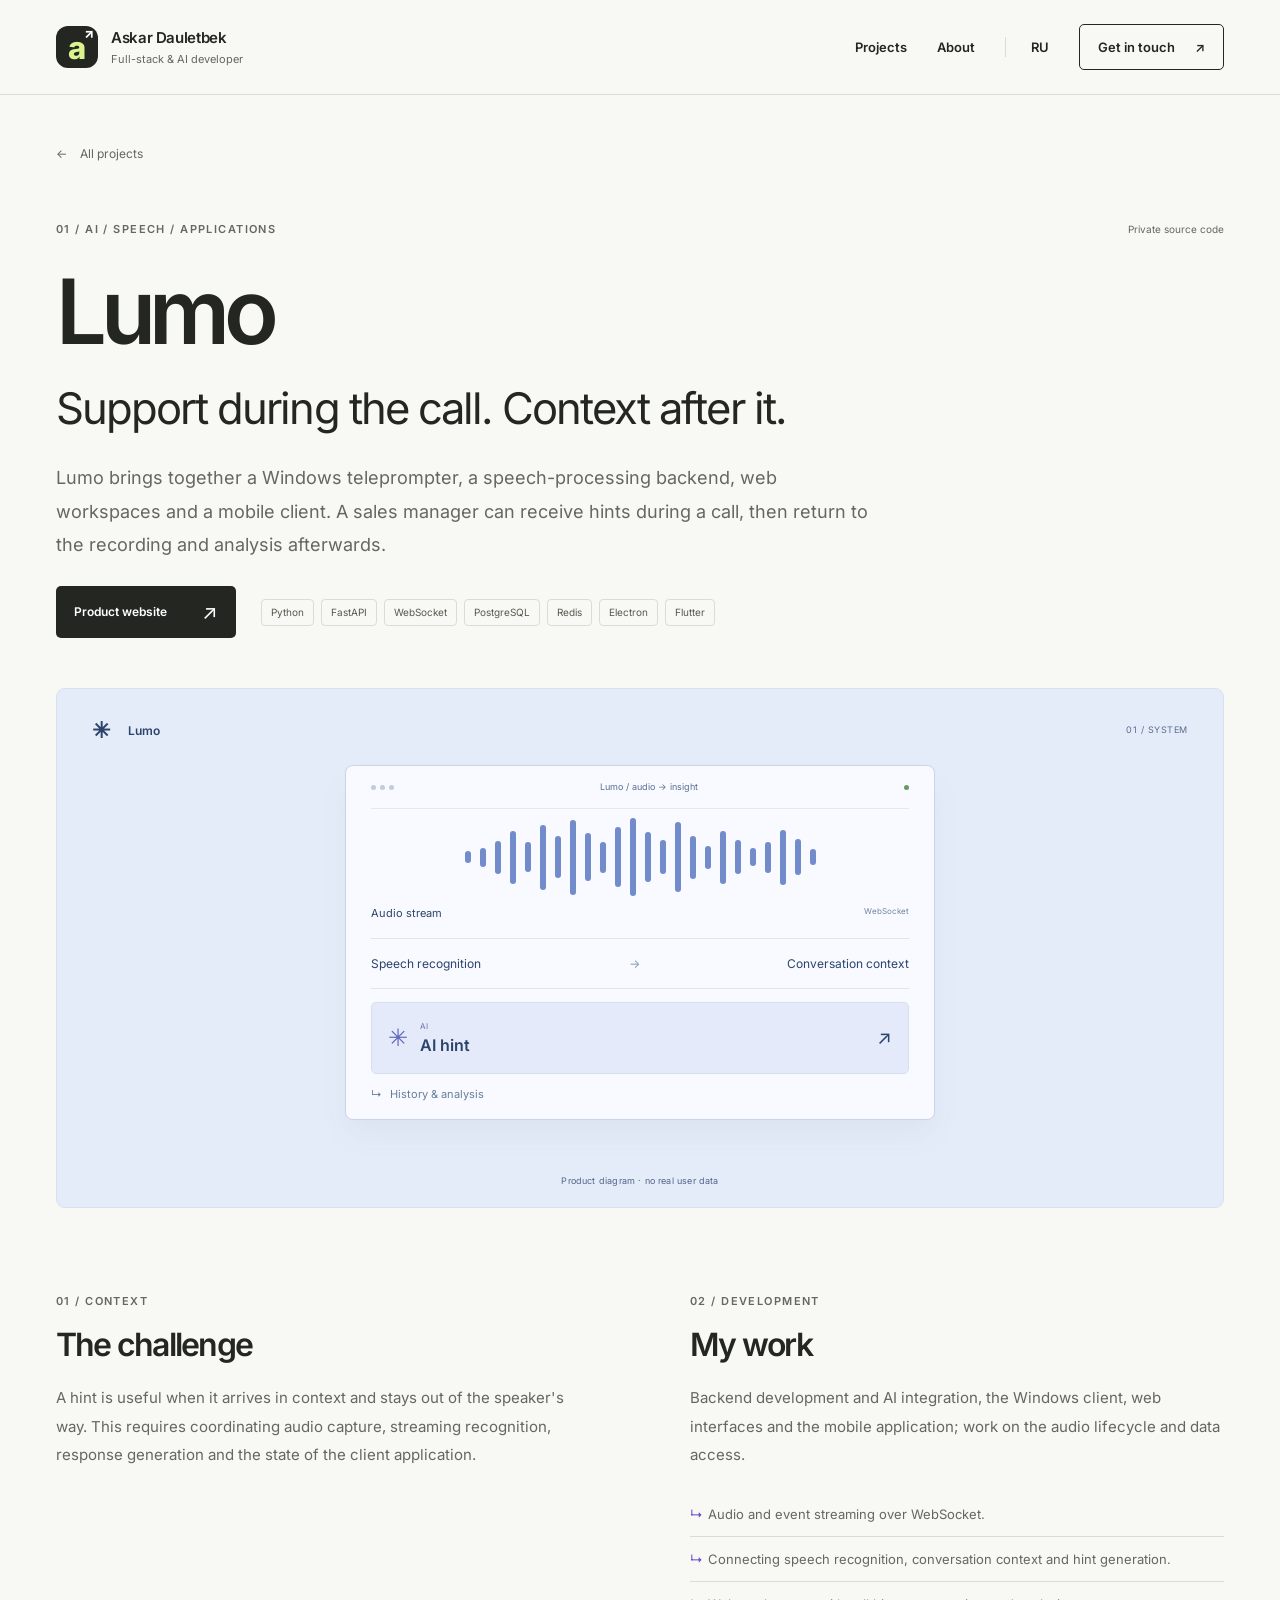
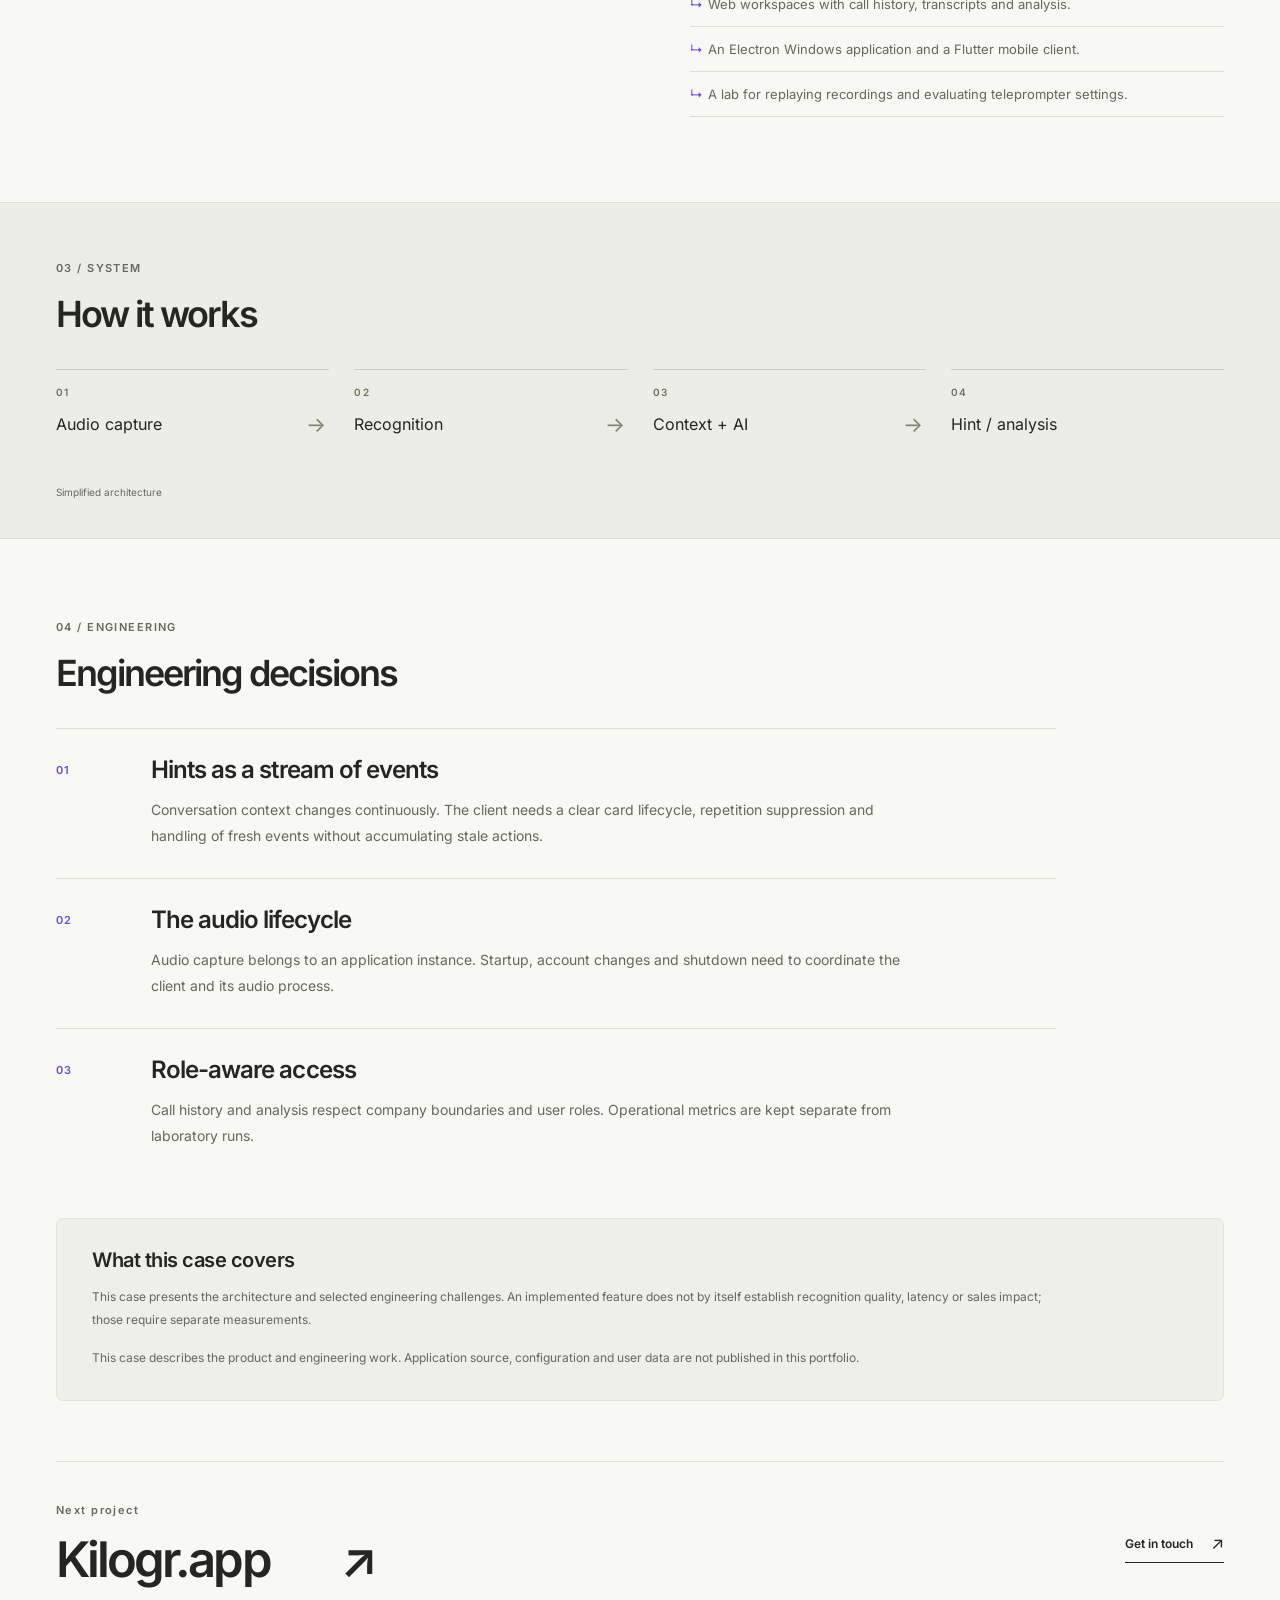
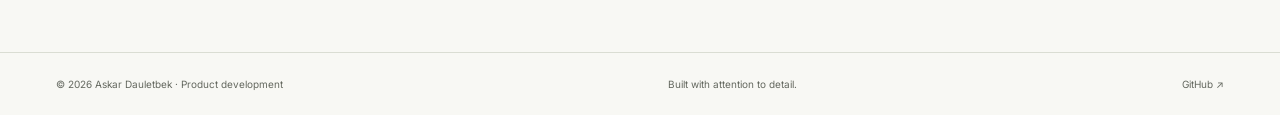
<file: docs/en/projects/lumo/index.html>
<!doctype html>
<html lang="en">
<head>
<meta charset="utf-8"><meta name="viewport" content="width=device-width, initial-scale=1">
<meta name="color-scheme" content="light"><meta name="theme-color" content="#f8f8f4">
<title>Lumo — Askar Dauletbek</title><meta name="description" content="An AI call assistant bringing speech recognition, concise live hints and conversation analysis into one product.">
<link rel="canonical" href="https://askardk.github.io/en/projects/lumo/"><link rel="alternate" hreflang="ru" href="https://askardk.github.io/projects/lumo/"><link rel="alternate" hreflang="en" href="https://askardk.github.io/en/projects/lumo/">
<meta property="og:type" content="website"><meta property="og:locale" content="en_US"><meta property="og:title" content="Lumo — Askar Dauletbek"><meta property="og:description" content="An AI call assistant bringing speech recognition, concise live hints and conversation analysis into one product."><meta property="og:url" content="https://askardk.github.io/en/projects/lumo/"><meta property="og:image" content="https://askardk.github.io/assets/social-card.png"><meta name="twitter:card" content="summary_large_image">
<link rel="icon" href="/assets/favicon.svg" type="image/svg+xml"><link rel="stylesheet" href="/assets/style.css"><script src="/assets/app.js" defer></script>
<script type="application/ld+json">{"@context": "https://schema.org", "@type": "Person", "name": "Askar Dauletbek", "url": "https://askardk.github.io", "jobTitle": "Full-stack and AI developer", "sameAs": ["https://github.com/AskarDK", "https://t.me/AskarDK", "https://www.linkedin.com/in/askar-dauletbekoff-68266327a/"]}</script>
</head>
<body class="case-page">
<a class="skip-link" href="#main">Skip to content</a>
<header class="site-header"><div class="container header-inner">
<a class="brand" href="/en/" aria-label="Askar Dauletbek — Back to home"><span class="brand-icon" aria-hidden="true">a<span>↗</span></span><span>Askar Dauletbek<span class="brand-role">Full-stack & AI developer</span></span></a>
<button class="menu-toggle" aria-expanded="false" aria-controls="main-nav" data-open-label="Menu" data-close-label="Close menu">Menu <span aria-hidden="true">＋</span></button>
<nav id="main-nav" class="main-nav" aria-label="Main navigation"><a href="/en/#projects">Projects</a><a href="/en/#about">About</a><a class="language-switch" href="/projects/lumo/" lang="ru" hreflang="ru">RU</a><a class="nav-contact" href="/en/#contact">Get in touch <span aria-hidden="true">↗</span></a></nav>
</div></header>
<main id="main"><section class="case-hero container"><a class="back-link" href="/en/#projects"><span aria-hidden="true">←</span> All projects</a><div class="case-meta"><p class="eyebrow">01 / AI / SPEECH / APPLICATIONS</p><span class="access-label">Private source code</span></div><h1>Lumo<span>Support during the call. Context after it.</span></h1><p class="case-intro">Lumo brings together a Windows teleprompter, a speech-processing backend, web workspaces and a mobile client. A sales manager can receive hints during a call, then return to the recording and analysis afterwards.</p><div class="case-actions"><a class="button button-dark" href="https://lumo.asqlab.kz/" target="_blank" rel="noopener noreferrer">Product website <span aria-hidden="true">↗</span></a><ul class="tags" aria-label="Technology"><li>Python</li><li>FastAPI</li><li>WebSocket</li><li>PostgreSQL</li><li>Redis</li><li>Electron</li><li>Flutter</li></ul></div><div class="project-art art-lumo" role="img" aria-label="Simplified architecture: Audio stream → Speech recognition → Conversation context → AI hint → History &amp; analysis"><div class="art-header"><span class="product-mark">✳</span><span>Lumo</span><span class="art-corner">01 / SYSTEM</span></div><div class="audio-window"><div class="window-top"><span class="window-dots"><i></i><i></i><i></i></span><span>Lumo / audio → insight</span><span class="signal-dot"></span></div><div class="waveform" aria-hidden="true"><i style="--h:15%"></i><i style="--h:24%"></i><i style="--h:42%"></i><i style="--h:68%"></i><i style="--h:38%"></i><i style="--h:84%"></i><i style="--h:54%"></i><i style="--h:96%"></i><i style="--h:62%"></i><i style="--h:39%"></i><i style="--h:77%"></i><i style="--h:100%"></i><i style="--h:64%"></i><i style="--h:44%"></i><i style="--h:90%"></i><i style="--h:55%"></i><i style="--h:29%"></i><i style="--h:68%"></i><i style="--h:44%"></i><i style="--h:23%"></i><i style="--h:39%"></i><i style="--h:70%"></i><i style="--h:46%"></i><i style="--h:21%"></i></div><div class="wave-caption">Audio stream <span>WebSocket</span></div><div class="pipeline-row"><span>Speech recognition</span><b>→</b><span>Conversation context</span></div><div class="hint-output"><span class="spark" aria-hidden="true">✳</span><div><small>AI</small><strong>AI hint</strong></div><span class="hint-arrow" aria-hidden="true">↗</span></div><div class="archive-output"><span aria-hidden="true">↳</span> History &amp; analysis</div></div><div class="art-caption">Product diagram · no real user data</div></div></section>
<section class="case-overview container"><div><p class="eyebrow">01 / CONTEXT</p><h2>The challenge</h2><p>A hint is useful when it arrives in context and stays out of the speaker&#x27;s way. This requires coordinating audio capture, streaming recognition, response generation and the state of the client application.</p></div><div><p class="eyebrow">02 / DEVELOPMENT</p><h2>My work</h2><p>Backend development and AI integration, the Windows client, web interfaces and the mobile application; work on the audio lifecycle and data access.</p><ul class="contribution-list"><li>Audio and event streaming over WebSocket.</li><li>Connecting speech recognition, conversation context and hint generation.</li><li>Web workspaces with call history, transcripts and analysis.</li><li>An Electron Windows application and a Flutter mobile client.</li><li>A lab for replaying recordings and evaluating teleprompter settings.</li></ul></div></section>
<section class="case-flow"><div class="container"><p class="eyebrow">03 / SYSTEM</p><h2>How it works</h2><ol class="flow-steps"><li><span class="mono">01</span><strong>Audio capture</strong><span class="flow-arrow" aria-hidden="true">→</span></li><li><span class="mono">02</span><strong>Recognition</strong><span class="flow-arrow" aria-hidden="true">→</span></li><li><span class="mono">03</span><strong>Context + AI</strong><span class="flow-arrow" aria-hidden="true">→</span></li><li><span class="mono">04</span><strong>Hint / analysis</strong><span class="flow-arrow" aria-hidden="true">→</span></li></ol><p class="diagram-note">Simplified architecture</p></div></section>
<section class="case-decisions container"><p class="eyebrow">04 / ENGINEERING</p><h2>Engineering decisions</h2><article class="decision"><span class="mono">01</span><div><h3>Hints as a stream of events</h3><p>Conversation context changes continuously. The client needs a clear card lifecycle, repetition suppression and handling of fresh events without accumulating stale actions.</p></div></article><article class="decision"><span class="mono">02</span><div><h3>The audio lifecycle</h3><p>Audio capture belongs to an application instance. Startup, account changes and shutdown need to coordinate the client and its audio process.</p></div></article><article class="decision"><span class="mono">03</span><div><h3>Role-aware access</h3><p>Call history and analysis respect company boundaries and user roles. Operational metrics are kept separate from laboratory runs.</p></div></article></section>
<section class="case-scope container"><h2>What this case covers</h2><p>This case presents the architecture and selected engineering challenges. An implemented feature does not by itself establish recognition quality, latency or sales impact; those require separate measurements.</p><p>This case describes the product and engineering work. Application source, configuration and user data are not published in this portfolio.</p></section>
<section class="next-project container"><div><p class="eyebrow">Next project</p><a href="/en/projects/kilogr/">Kilogr.app <span aria-hidden="true">↗</span></a></div><a class="text-link" href="/en/#contact">Get in touch <span aria-hidden="true">↗</span></a></section></main>
<footer class="site-footer"><div class="container footer-inner"><span>© 2026 Askar Dauletbek · Product development</span><span>Built with attention to detail.</span><a href="https://github.com/AskarDK" target="_blank" rel="noopener noreferrer">GitHub ↗</a></div></footer>
<div class="toast" role="status" aria-live="polite"></div>
</body></html>
</file>
<file: assets/style.css>
@font-face{font-family:Inter;src:url('/assets/fonts/inter-400.woff2') format('woff2');font-style:normal;font-weight:400;font-display:swap}
@font-face{font-family:Inter;src:url('/assets/fonts/inter-600.woff2') format('woff2');font-style:normal;font-weight:600;font-display:swap}
@font-face{font-family:Inter;src:url('/assets/fonts/inter-800.woff2') format('woff2');font-style:normal;font-weight:800;font-display:swap}
:root{--bg:#f8f8f4;--paper:#fff;--ink:#242621;--muted:#64685f;--line:#daddd3;--lime:#dcf490;--purple:#6c4ccf;--radius:8px;--max:1280px}
*{box-sizing:border-box}html{scroll-behavior:smooth;scroll-padding-top:110px}body{margin:0;background:var(--bg);color:var(--ink);font-family:Inter,'Segoe UI',sans-serif;font-size:16px;line-height:1.6;-webkit-font-smoothing:antialiased}a{color:inherit;text-decoration:none}button{font:inherit;color:inherit}a,button{-webkit-tap-highlight-color:transparent}button{cursor:pointer}img,svg{max-width:100%}h1,h2,h3,p{margin:0}h1,h2,h3{font-weight:600;letter-spacing:-.055em;line-height:1.12}p{color:var(--muted)}ul,ol{margin:0;padding:0}::selection{background:var(--lime);color:var(--ink)}:focus-visible{outline:3px solid var(--purple);outline-offset:6px}.container{width:min(var(--max),calc(100% - 112px));margin-inline:auto}.eyebrow,.mono{font-family:Inter,'Segoe UI',sans-serif;font-size:11px;font-weight:600;letter-spacing:.13em;line-height:1.5}.eyebrow{color:var(--muted)}.skip-link{position:fixed;left:20px;top:-100px;z-index:30;padding:12px 20px;background:var(--ink);color:#fff;border-radius:6px}.skip-link:focus{top:12px}.site-header{position:sticky;top:0;z-index:20;background:rgba(248,248,244,.96);border-bottom:1px solid var(--line);backdrop-filter:blur(16px)}.header-inner{display:flex;align-items:center;justify-content:space-between;min-height:94px;gap:32px}.brand{display:flex;align-items:center;gap:13px;font-size:15px;font-weight:600;letter-spacing:-.025em;line-height:1.3}.brand-icon{position:relative;display:grid;place-items:center;width:42px;height:42px;background:var(--ink);color:var(--lime);border-radius:12px;font-size:31px;font-weight:800;line-height:1}.brand-icon>span{position:absolute;right:4px;top:1px;font-size:13px;color:#fff}.brand-role{display:block;margin-top:4px;font-size:11px;font-weight:400;letter-spacing:0;color:var(--muted)}.main-nav{display:flex;align-items:center;gap:30px;font-size:13px;font-weight:600}.main-nav>a:not(.nav-contact):hover{color:var(--purple)}.language-switch{border-left:1px solid var(--line);padding-left:25px}.nav-contact{padding:12px 18px;border:1px solid var(--ink);border-radius:5px;display:flex;align-items:center;gap:20px;transition:background .2s}.nav-contact:hover{background:var(--lime)}.menu-toggle{display:none}.hero{display:grid;grid-template-columns:minmax(0,1.8fr) minmax(300px,.9fr);column-gap:70px;padding-top:75px}.hero-heading{grid-column:1}.hero-heading>.eyebrow{display:flex;align-items:center;gap:10px}.status-dot{width:7px;height:7px;background:var(--purple);border-radius:50%}.hero h1{font-size:clamp(62px,6.9vw,102px);line-height:1.035;letter-spacing:-.075em;margin-top:28px;font-weight:600}.hero h1 em{font-style:normal;color:var(--purple)}.hero-bottom{display:contents}.hero-intro{grid-column:1;padding-top:30px;max-width:540px}.hero-intro>p{font-size:16px;line-height:1.8;max-width:510px}.button{display:inline-flex;align-items:center;justify-content:space-between;gap:35px;padding:17px 22px;border-radius:5px;font-size:13px;font-weight:600;line-height:1.4;transition:background .2s,transform .2s}.button span{font-size:20px;font-weight:400}.button-dark{background:var(--ink);color:#fff}.button-dark:hover{background:#3e4435;transform:translateY(-2px)}.hero-intro .button{margin-top:25px}.system-card{grid-column:2;grid-row:1/3;background:#edeee7;border:1px solid #e0e3d7;border-radius:8px;padding:28px 27px 20px;align-self:center;position:relative}.system-card:after{content:'';position:absolute;inset:10px -10px -10px 10px;border:1px solid #daddcf;border-radius:8px;z-index:-1}.system-card-header{display:flex;justify-content:space-between;align-items:center}.system-card-header>span:last-child{font-size:29px;line-height:1;color:var(--purple)}.system-card h2{font-size:26px;line-height:1.25;margin:27px 0 24px;letter-spacing:-.045em}.system-step{display:grid;grid-template-columns:26px 1fr 20px;gap:9px;border-top:1px solid #d2d7c8;padding:17px 0;align-items:center}.system-step>span:first-child{font-size:10px;color:var(--muted)}.system-step strong{font-size:14px;font-weight:400}.system-step>span:last-child{font-size:19px;color:#727b62}.system-note{border-top:1px solid #d2d7c8;padding-top:16px;font-size:11px;color:var(--muted)}.hero-baseline{grid-column:1/-1;border-top:1px solid var(--line);margin-top:60px;padding:22px 0;display:flex;align-items:center;justify-content:space-between;font-size:10px;letter-spacing:.04em;color:var(--muted)}.hero-baseline a:hover{color:var(--purple)}.work-section{padding-top:96px;padding-bottom:50px}.section-heading{display:flex;justify-content:space-between;align-items:flex-end;gap:60px;margin-bottom:46px}.section-heading h2{margin-top:14px;font-size:43px}.section-heading>p{font-size:14px;line-height:1.8;max-width:365px}.project-row{display:grid;grid-template-columns:.85fr 1.2fr;gap:75px;padding:48px 0;border-top:1px solid var(--line);align-items:center}.project-index{display:flex;gap:20px;font-size:10px;letter-spacing:.08em;color:var(--muted);line-height:1.6}.project-index>span:first-child{color:var(--purple);font-weight:600}.project-copy h3{font-size:48px;margin-top:25px}.project-copy h3 a:hover{color:var(--purple)}.project-description{font-size:16px;line-height:1.85;margin-top:20px;max-width:440px}.tags{display:flex;flex-wrap:wrap;gap:7px;list-style:none}.tags li{border:1px solid var(--line);padding:5px 9px;border-radius:4px;font-size:10px;color:#555b4e;line-height:1.5;letter-spacing:0}.project-copy .tags{margin-top:24px}.project-links{display:flex;flex-wrap:wrap;align-items:center;gap:20px;margin-top:28px}.text-link{display:inline-flex;gap:18px;align-items:center;font-size:12px;font-weight:600;border-bottom:1px solid var(--ink);padding-bottom:5px}.text-link>span{font-size:17px;font-weight:400}.text-link:hover{color:var(--purple);border-color:var(--purple)}.access-label{font-size:10px;color:var(--muted);display:inline-flex;gap:6px;align-items:center}.access-label>span{font-size:17px}.project-art{display:flex;flex-direction:column;min-width:0;height:420px;border-radius:9px;padding:22px 24px 16px;overflow:hidden;position:relative;transition:transform .25s ease}.art-link{display:block;min-width:0}.art-link:hover .project-art{transform:translateY(-4px)}.art-lumo{background:#e5ecf9;border:1px solid #d8e0ef;color:#2b446c}.art-kilogr{background:#f2e8dd;border:1px solid #e9dbcb;color:#66472f}.art-kezen{background:#eae5f4;border:1px solid #dfd6ed;color:#513e72}.art-header{display:flex;align-items:center;gap:9px;font-size:12px;font-weight:600;position:relative;z-index:1}.product-mark{font-size:22px;font-weight:800;letter-spacing:-.1em;width:27px;line-height:1.2}.art-corner{margin-left:auto;font-size:9px;font-weight:400;letter-spacing:.06em;opacity:.75}.art-caption{text-align:center;font-size:9px;line-height:1.5;margin-top:auto;opacity:.8;padding-top:10px;letter-spacing:.02em}.audio-window{width:91%;max-width:530px;margin:auto;border:1px solid #cad5e8;border-radius:8px;background:#f8faff;box-shadow:0 16px 30px #2d49700c;padding:0 19px 15px}.window-top{display:flex;align-items:center;justify-content:space-between;gap:10px;height:38px;border-bottom:1px solid #e2e8f3;font-size:8px;color:#596f92}.window-dots{display:flex;gap:4px}.window-dots i{width:5px;height:5px;border-radius:50%;background:#c1ccdd}.signal-dot{background:#699767;width:5px;height:5px;border-radius:50%}.waveform{height:68px;display:flex;align-items:center;justify-content:center;gap:5px;padding:9px 10px}.waveform i{height:var(--h);width:5px;max-width:6px;flex:1;background:#718bcb;border-radius:4px}.wave-caption{display:flex;justify-content:space-between;gap:10px;font-size:9px;margin-bottom:15px}.wave-caption span{color:#73839d;font-size:8px}.pipeline-row{display:flex;align-items:center;justify-content:space-between;gap:8px;font-size:9px;border-block:1px solid #dde5f2;padding:12px 0}.pipeline-row b{font-weight:400;color:#8498ba}.hint-output{display:flex;align-items:center;gap:12px;margin-top:13px;background:#e4eaf9;border:1px solid #d6def3;border-radius:5px;padding:11px 13px}.spark{font-size:24px;color:#5f65b9}.hint-output small{font-size:8px;letter-spacing:.06em;display:block;color:#6c77a8}.hint-output strong{display:block;font-size:12px;font-weight:600;line-height:1.5}.hint-arrow{margin-left:auto;font-size:19px}.archive-output{margin-top:12px;color:#677e9a;font-size:9px}.archive-output>span{padding-right:5px}.health-orbit{height:302px;width:min(100%,410px);margin:auto;position:relative}.orbit-ring{position:absolute;border:1px solid #d8c5b0;border-radius:50%;top:50%;left:50%;transform:translate(-50%,-50%)}.ring-a{width:220px;height:220px}.ring-b{width:125px;height:125px;opacity:.5}.orbit-center{position:absolute;left:50%;top:50%;transform:translate(-50%,-50%);display:flex;flex-direction:column;justify-content:center;align-items:center;background:#f9f4eb;border:1px solid #d9c6ac;width:96px;height:96px;border-radius:50%;box-shadow:0 12px 25px #8b68401a}.orbit-center>span{font-size:48px;font-weight:800;letter-spacing:-.1em;line-height:1}.orbit-center>small{font-size:9px;margin-top:7px}.orbit-node{position:absolute;display:flex;flex-direction:column;align-items:center;gap:4px;border:1px solid #dfcdb9;background:#faf5ed;border-radius:7px;padding:10px 13px;min-width:92px;font-size:10px;box-shadow:0 7px 10px #91745905}.orbit-node>span{font-size:23px;line-height:1.2;color:#a36e43}.food{top:23px;left:14%}.activity{top:35px;right:8%}.training{bottom:25px;left:8%}.telegram{bottom:13px;right:14%}.community-map{height:300px;width:min(100%,460px);position:relative;margin:auto}.map-lines{position:absolute;inset:0;width:100%;height:100%;color:#b5a6ce;object-fit:fill}.event-core{position:absolute;left:50%;top:50%;transform:translate(-50%,-50%);width:100px;height:100px;border-radius:24px;border:1px solid #c8badd;background:#f7f4fc;display:flex;flex-direction:column;justify-content:center;align-items:center;box-shadow:0 12px 25px #6a49971a}.event-core>span{font-size:50px;font-weight:800;line-height:1}.event-core>small{font-size:9px;margin-top:5px}.map-node{position:absolute;display:flex;flex-direction:column;align-items:center;justify-content:center;gap:5px;width:98px;min-height:68px;background:#f8f5fc;border:1px solid #d1c5e1;border-radius:7px;font-size:10px}.map-node>span{font-size:20px;color:#8d72b8;line-height:1}.people{top:15px;left:6%}.interests{top:15px;right:6%}.conversation{bottom:15px;left:6%}.community{bottom:15px;right:6%}.about-section{background:#ecede6;border-block:1px solid #e1e3d9;padding:87px 0 60px}.about-heading{display:grid;grid-template-columns:1.2fr 1fr;gap:90px;align-items:end}.about-heading h2{font-size:43px;margin-top:18px}.about-heading>p{font-size:14px;line-height:1.9}.principles{display:grid;grid-template-columns:repeat(3,1fr);gap:45px;margin-top:54px}.principle{border-top:1px solid #cdd2c4;padding-top:22px}.principle .mono{color:#6a735d;font-size:10px}.principle h3{font-size:19px;letter-spacing:-.035em;margin-top:20px}.principle p{font-size:13px;line-height:1.8;margin-top:13px}.toolbox{display:flex;align-items:flex-start;gap:70px;border-top:1px solid #cdd2c4;margin-top:48px;padding-top:30px}.toolbox h3{font-size:13px;white-space:nowrap;line-height:2;letter-spacing:-.01em}.toolbox .tags li{border-color:#cdd2c4;background:#e5e8dd}.explorations{padding-top:100px;padding-bottom:100px}.explorations .section-heading h2{font-size:36px}.labs{display:grid;grid-template-columns:1fr 1fr;gap:40px}.lab{border-top:1px solid var(--line);padding:27px 0 10px;display:flex;align-items:flex-start;gap:30px;justify-content:space-between}.lab .eyebrow{font-size:9px;letter-spacing:.08em}.lab h3{font-size:23px;margin-top:18px;letter-spacing:-.04em}.lab p{font-size:13px;line-height:1.8;max-width:430px;margin-top:12px}.lab-arrow{font-size:27px;line-height:1;margin-top:12px;transition:transform .2s}.lab:hover .lab-arrow{transform:translate(3px,-3px)}.lab:hover h3{color:var(--purple)}.contact-section{background:var(--lime);padding:42px 50px 48px;border-radius:9px;margin-bottom:65px}.contact-top{display:flex;justify-content:space-between;align-items:center}.contact-top .eyebrow{color:#4e5c35}.contact-star{font-size:47px;line-height:1}.contact-section h2{font-size:clamp(40px,5vw,70px);line-height:1.08;margin-top:25px;letter-spacing:-.065em}.contact-bottom{display:flex;align-items:flex-end;justify-content:space-between;gap:45px;margin-top:40px}.contact-bottom>p{max-width:290px;color:#4c5a37;font-size:13px;line-height:1.8}.email-link{font-size:clamp(16px,1.7vw,24px);font-weight:600;letter-spacing:-.04em;border-bottom:1px solid #54623b;padding-bottom:7px;display:inline-block}.email-link:hover{color:#4e5d31}.social-links{display:flex;align-items:center;flex-wrap:wrap;gap:22px;margin-top:19px}.social-links .text-link{font-size:11px;border:0;padding:0;gap:6px}.social-links .text-link>span{font-size:15px}.copy-email{font-size:10px;background:transparent;border:1px solid #9caf70;border-radius:3px;padding:5px 8px}.copy-email:hover{background:#cde27f}.site-footer{border-top:1px solid var(--line)}.footer-inner{padding-block:23px;display:flex;justify-content:space-between;gap:20px;font-size:10px;color:var(--muted)}.footer-inner a:hover{color:var(--purple)}.toast{position:fixed;bottom:25px;left:50%;transform:translate(-50%,20px);opacity:0;pointer-events:none;z-index:50;background:var(--ink);color:#fff;border:1px solid #626957;border-radius:7px;padding:13px 23px;font-size:12px;max-width:calc(100% - 30px);text-align:center;transition:opacity .2s,transform .2s}.toast.is-visible{transform:translate(-50%,0);opacity:1}.case-hero{padding-top:45px}.back-link{font-size:12px;color:var(--muted);display:inline-flex;gap:13px;align-items:center}.back-link:hover{color:var(--purple)}.case-meta{display:flex;justify-content:space-between;align-items:center;gap:20px;margin-top:55px}.case-hero h1{font-size:90px;margin-top:25px;letter-spacing:-.07em}.case-hero h1>span{display:block;font-size:clamp(28px,3.4vw,48px);max-width:900px;line-height:1.18;letter-spacing:-.045em;margin-top:20px;font-weight:400}.case-intro{max-width:820px;font-size:18px;line-height:1.85;margin-top:27px}.case-actions{display:flex;align-items:center;flex-wrap:wrap;gap:25px;margin-top:25px}.case-actions .button{padding:12px 18px;font-size:12px}.case-hero>.project-art{height:520px;margin-top:50px;padding:28px 35px 20px}.case-hero>.project-art .audio-window{max-width:590px;width:75%;padding-inline:25px}.case-hero>.project-art .waveform{height:96px;gap:9px}.case-hero>.project-art .window-top{height:43px;font-size:9px}.case-hero>.project-art .pipeline-row{font-size:12px;padding-block:15px}.case-hero>.project-art .hint-output{padding:16px}.case-hero>.project-art .hint-output strong{font-size:16px}.case-hero>.project-art .wave-caption,.case-hero>.project-art .archive-output{font-size:11px}.case-hero>.project-art .health-orbit,.case-hero>.project-art .community-map{transform:scale(1.2)}.case-overview{display:grid;grid-template-columns:1fr 1fr;gap:100px;padding-block:85px}.case-overview h2{font-size:32px;margin-top:17px}.case-overview p:not(.eyebrow){font-size:15px;line-height:1.9;margin-top:22px}.contribution-list{list-style:none;margin-top:22px}.contribution-list li{font-size:13px;line-height:1.85;color:var(--muted);padding:10px 0 10px 18px;border-bottom:1px solid var(--line);position:relative}.contribution-list li:before{content:'↳';position:absolute;left:0;color:var(--purple)}.case-flow{background:#ecede6;border-block:1px solid var(--line);padding:57px 0 38px}.case-flow h2{font-size:36px;margin-top:17px}.flow-steps{display:grid;grid-template-columns:repeat(4,1fr);list-style:none;gap:25px;margin-top:35px}.flow-steps li{border-top:1px solid #c7cdbd;padding-top:15px;position:relative;min-height:100px;padding-right:25px}.flow-steps .mono{font-size:10px;color:#68725c;display:block}.flow-steps strong{display:block;font-size:16px;font-weight:400;line-height:1.5;margin-top:12px}.flow-arrow{position:absolute;right:3px;top:38px;font-size:21px;color:#7c866e}.flow-steps li:last-child .flow-arrow{display:none}.diagram-note{font-size:10px;margin-top:15px}.case-decisions{padding-block:80px 40px}.case-decisions>h2{font-size:36px;margin-top:17px;margin-bottom:35px}.decision{display:grid;grid-template-columns:70px 1fr;gap:25px;border-top:1px solid var(--line);padding-block:28px;max-width:1000px}.decision>.mono{font-size:11px;color:var(--purple);padding-top:5px}.decision h3{font-size:24px;letter-spacing:-.04em}.decision p{font-size:14px;line-height:1.9;margin-top:13px;max-width:780px}.case-scope{background:#eeefe8;border:1px solid #dfe3d5;border-radius:7px;padding:30px 35px;margin-bottom:60px}.case-scope h2{font-size:20px;letter-spacing:-.025em}.case-scope p{font-size:12px;line-height:1.9;max-width:970px;margin-top:15px}.next-project{display:flex;justify-content:space-between;align-items:center;gap:30px;border-top:1px solid var(--line);padding-block:40px 60px}.next-project>div>a{display:inline-flex;gap:70px;font-size:49px;font-weight:600;letter-spacing:-.06em;line-height:1.3;margin-top:10px}.next-project>div>a:hover{color:var(--purple)}.error-page{padding-block:130px;min-height:70vh}.error-page h1{font-size:clamp(40px,6vw,80px);margin-top:20px}.error-page p:not(.eyebrow){margin-top:25px}.error-page .button{margin-top:30px}
@media(min-width:1600px){.hero{padding-top:90px}.hero h1{font-size:104px}.hero-baseline{margin-top:75px}}
@media(max-width:1100px){.container{width:calc(100% - 70px)}.hero{column-gap:40px;grid-template-columns:minmax(0,1.6fr) minmax(270px,1fr)}.hero h1{font-size:clamp(57px,7.1vw,80px)}.hero-intro>p{font-size:14px}.system-card{padding:22px}.system-card h2{font-size:23px}.project-row{gap:40px;grid-template-columns:.9fr 1.1fr}.project-art{height:370px;padding:18px 16px 13px}.audio-window{width:97%;padding-inline:12px}.project-description{font-size:14px}.project-copy h3{font-size:41px}.project-links{gap:13px}.access-label{font-size:9px}.about-heading{gap:50px}.about-heading h2{font-size:36px}.contact-section{padding:35px}.contact-bottom{gap:30px}.case-overview{gap:60px}.health-orbit{height:270px}.community-map{height:270px}}
@media(max-width:800px){.header-inner{min-height:78px}.main-nav{gap:20px}.brand-role{font-size:10px}.brand{font-size:13px}.brand-icon{width:35px;height:35px;font-size:27px}.nav-contact{padding:9px 12px;gap:8px}.language-switch{padding-left:18px}.hero{grid-template-columns:1fr;gap:0;padding-top:55px}.hero h1{font-size:clamp(66px,10vw,86px);letter-spacing:-.065em}.hero-intro{max-width:520px}.hero-intro>p{font-size:16px}.system-card{display:none}.hero-baseline{margin-top:45px}.work-section{padding-top:65px}.section-heading{gap:30px;align-items:flex-start}.section-heading h2{font-size:33px}.section-heading>p{max-width:260px;font-size:12px}.project-row{grid-template-columns:1fr;gap:25px;padding:35px 0 40px}.project-copy h3{font-size:42px;margin-top:15px}.project-description{max-width:600px;margin-top:15px;font-size:15px}.project-copy .tags{margin-top:17px}.project-links{margin-top:20px}.project-art{height:410px;padding:22px 26px 15px}.audio-window{width:86%;padding-inline:20px}.access-label{font-size:10px}.about-section{padding-block:60px 45px}.about-heading{grid-template-columns:1fr;gap:23px}.about-heading h2{font-size:39px}.about-heading>p{max-width:570px}.principles{gap:25px;margin-top:37px}.principle h3{font-size:16px}.principle p{font-size:12px}.toolbox{gap:30px;flex-direction:column}.explorations{padding-block:65px}.explorations .section-heading h2{font-size:30px}.labs{gap:30px}.lab h3{font-size:21px}.lab p{font-size:12px}.contact-section h2{font-size:48px}.contact-bottom{align-items:flex-start;flex-direction:column;gap:26px;margin-top:25px}.contact-bottom>p{max-width:440px}.email-link{font-size:23px}.contact-section{margin-bottom:45px}.footer-inner{font-size:9px;gap:20px}.footer-inner>span:nth-child(2){display:none}.case-hero h1{font-size:72px}.case-hero h1>span{font-size:37px}.case-intro{font-size:16px}.case-hero>.project-art{height:470px}.case-overview{padding-block:60px;gap:40px}.case-overview h2{font-size:27px}.case-overview p:not(.eyebrow){font-size:13px}.flow-steps{gap:17px}.flow-steps strong{font-size:13px}.case-decisions{padding-top:60px}.case-scope{padding:25px}}
@media(max-width:580px){html{scroll-padding-top:90px}.container{width:calc(100% - 40px)}.header-inner{min-height:74px;gap:15px}.brand{font-size:12px;gap:10px}.brand-role{font-size:9px}.brand-icon{width:34px;height:34px;border-radius:10px}.menu-toggle{display:flex;align-items:center;gap:10px;font-size:11px;background:none;border:1px solid var(--line);padding:8px 10px;border-radius:4px}.menu-toggle>span{font-size:18px;line-height:1}.main-nav{display:none;position:absolute;top:73px;left:0;right:0;padding:22px 20px 25px;background:var(--bg);border-bottom:1px solid var(--line);box-shadow:0 12px 15px #24262108;align-items:stretch;gap:0}.main-nav.is-open{display:flex;flex-direction:column}.main-nav>a{padding:12px 7px}.main-nav .language-switch{border:0}.main-nav .nav-contact{margin-top:10px;padding:13px;justify-content:space-between}.hero{padding-top:42px}.hero-heading>.eyebrow{font-size:9px;letter-spacing:.08em;gap:8px}.hero h1{font-size:clamp(44px,10.4vw,60px);line-height:1.08;letter-spacing:-.065em;margin-top:24px}.hero-intro{padding-top:23px}.hero-intro>p{font-size:14px;line-height:1.85}.hero-intro .button{margin-top:22px}.button{padding:15px 19px;font-size:12px;gap:30px}.hero-baseline{margin-top:34px;padding-block:17px;font-size:8px;gap:12px}.hero-baseline>span:nth-child(2){display:none}.work-section{padding-top:47px;padding-bottom:20px}.section-heading{flex-direction:column;gap:17px;margin-bottom:28px}.section-heading h2{font-size:31px;margin-top:11px}.section-heading>p{max-width:360px;font-size:12px}.project-row{padding:28px 0 35px;gap:25px}.project-index{font-size:9px;gap:16px}.project-copy h3{font-size:38px;margin-top:17px}.project-description{font-size:13px;line-height:1.9;margin-top:13px}.tags{gap:6px}.tags li{font-size:9px;padding:4px 7px}.project-links{gap:17px;margin-top:20px}.text-link{font-size:11px;gap:12px}.project-art{height:330px;padding:15px 14px 11px;border-radius:6px}.art-header{font-size:11px;gap:7px}.product-mark{font-size:20px;width:23px}.art-corner{font-size:7px;letter-spacing:.03em}.art-caption{font-size:7px;letter-spacing:0;padding-top:7px}.audio-window{width:96%;padding:0 12px 11px;max-width:400px}.window-top{height:30px;font-size:7px;gap:5px}.waveform{height:57px;gap:4px;padding-inline:3px}.waveform i{max-width:4px}.wave-caption{font-size:8px;margin-bottom:11px}.wave-caption span{font-size:7px}.pipeline-row{font-size:8px;padding-block:10px;gap:5px}.hint-output{padding:9px 10px;gap:9px;margin-top:11px}.hint-output strong{font-size:11px}.hint-output small{font-size:7px}.spark{font-size:21px}.archive-output{margin-top:9px;font-size:8px}.health-orbit{height:247px;width:100%;max-width:350px}.ring-a{width:170px;height:170px}.ring-b{width:105px;height:105px}.orbit-center{width:78px;height:78px}.orbit-center>span{font-size:39px}.orbit-center>small{font-size:8px}.orbit-node{min-width:77px;padding:8px 9px;font-size:9px}.orbit-node>span{font-size:19px}.food{top:13px;left:7%}.activity{top:22px;right:1%}.training{bottom:20px;left:1%}.telegram{bottom:10px;right:7%}.community-map{height:245px}.event-core{width:80px;height:80px;border-radius:20px}.event-core>span{font-size:40px}.event-core>small{font-size:8px}.map-node{width:80px;min-height:58px;font-size:8px;gap:4px}.map-node>span{font-size:17px}.people{top:16px;left:1%}.interests{top:16px;right:1%}.conversation{bottom:13px;left:1%}.community{bottom:13px;right:1%}.about-section{padding-block:45px 35px}.about-heading h2{font-size:31px;line-height:1.18}.about-heading>p{font-size:13px}.principles{grid-template-columns:1fr;gap:25px;margin-top:30px}.principle{padding-top:16px;display:grid;grid-template-columns:30px 1fr;gap:0 15px}.principle .mono{grid-row:1/3;margin-top:3px}.principle h3{font-size:18px;margin:0}.principle p{font-size:12px;margin-top:10px;grid-column:2;max-width:400px}.toolbox{gap:17px;margin-top:32px;padding-top:22px}.toolbox h3{font-size:12px}.explorations{padding-block:50px}.explorations .section-heading h2{font-size:29px}.labs{grid-template-columns:1fr;gap:22px}.lab{padding-top:22px}.lab h3{font-size:22px;margin-top:12px}.lab p{font-size:12px;margin-top:10px}.lab-arrow{font-size:24px;margin-top:5px}.contact-section{padding:24px 22px 28px;border-radius:7px;margin-bottom:35px}.contact-top .eyebrow{font-size:8px;letter-spacing:.07em}.contact-star{font-size:33px}.contact-section h2{font-size:clamp(27px,7.8vw,42px);letter-spacing:-.06em;margin-top:19px;line-height:1.14}.contact-bottom{gap:23px;margin-top:22px}.contact-bottom>p{font-size:12px}.email-link{font-size:clamp(13px,4.1vw,21px);letter-spacing:-.035em;overflow-wrap:anywhere}.social-links{gap:15px;margin-top:15px}.social-links .text-link{font-size:10px}.copy-email{font-size:9px}.footer-inner{padding-block:19px;gap:10px;font-size:8px;line-height:1.7}.case-hero{padding-top:28px}.case-meta{margin-top:35px;flex-wrap:wrap;gap:12px}.case-meta .eyebrow{font-size:9px}.case-hero h1{font-size:55px;margin-top:22px}.case-hero h1>span{font-size:29px;line-height:1.22;margin-top:18px;letter-spacing:-.04em}.case-intro{font-size:14px;margin-top:22px;line-height:1.9}.case-actions{gap:19px;margin-top:22px}.case-actions .button{padding:12px 16px;font-size:11px}.case-hero>.project-art{height:350px;margin-top:30px;padding:15px 14px 11px}.case-hero>.project-art .audio-window{width:96%;padding-inline:12px}.case-hero>.project-art .waveform{height:62px;gap:4px}.case-hero>.project-art .window-top{font-size:7px;height:30px}.case-hero>.project-art .pipeline-row{font-size:8px;padding-block:10px}.case-hero>.project-art .hint-output{padding:10px}.case-hero>.project-art .hint-output strong{font-size:12px}.case-hero>.project-art .wave-caption,.case-hero>.project-art .archive-output{font-size:8px}.case-hero>.project-art .health-orbit,.case-hero>.project-art .community-map{transform:none}.case-overview{grid-template-columns:1fr;gap:35px;padding-block:42px}.case-overview h2{font-size:28px;margin-top:12px}.case-overview p:not(.eyebrow){margin-top:16px}.contribution-list{margin-top:17px}.contribution-list li{font-size:12px;padding-block:9px}.case-flow{padding-block:37px 25px}.case-flow h2{font-size:30px;margin-top:13px}.flow-steps{grid-template-columns:1fr 1fr;gap:18px 20px;margin-top:26px}.flow-steps li{min-height:87px}.flow-steps strong{font-size:13px;margin-top:10px}.flow-arrow{top:33px;font-size:17px}.case-decisions{padding-block:43px 25px}.case-decisions>h2{font-size:30px;margin-bottom:24px;margin-top:13px}.decision{grid-template-columns:24px 1fr;gap:16px;padding-block:23px}.decision>.mono{font-size:10px;padding-top:4px}.decision h3{font-size:21px;line-height:1.22}.decision p{font-size:12px;margin-top:12px}.case-scope{padding:22px;margin-bottom:35px}.case-scope h2{font-size:19px;line-height:1.3}.case-scope p{font-size:11px}.next-project{padding-block:30px 40px;gap:15px;align-items:flex-start;flex-direction:column}.next-project>div>a{font-size:42px;gap:40px}.next-project>.text-link{margin-top:5px}}
@media(prefers-reduced-motion:reduce){html{scroll-behavior:auto}*,*:before,*:after{animation:none!important;transition:none!important}}
</file>
